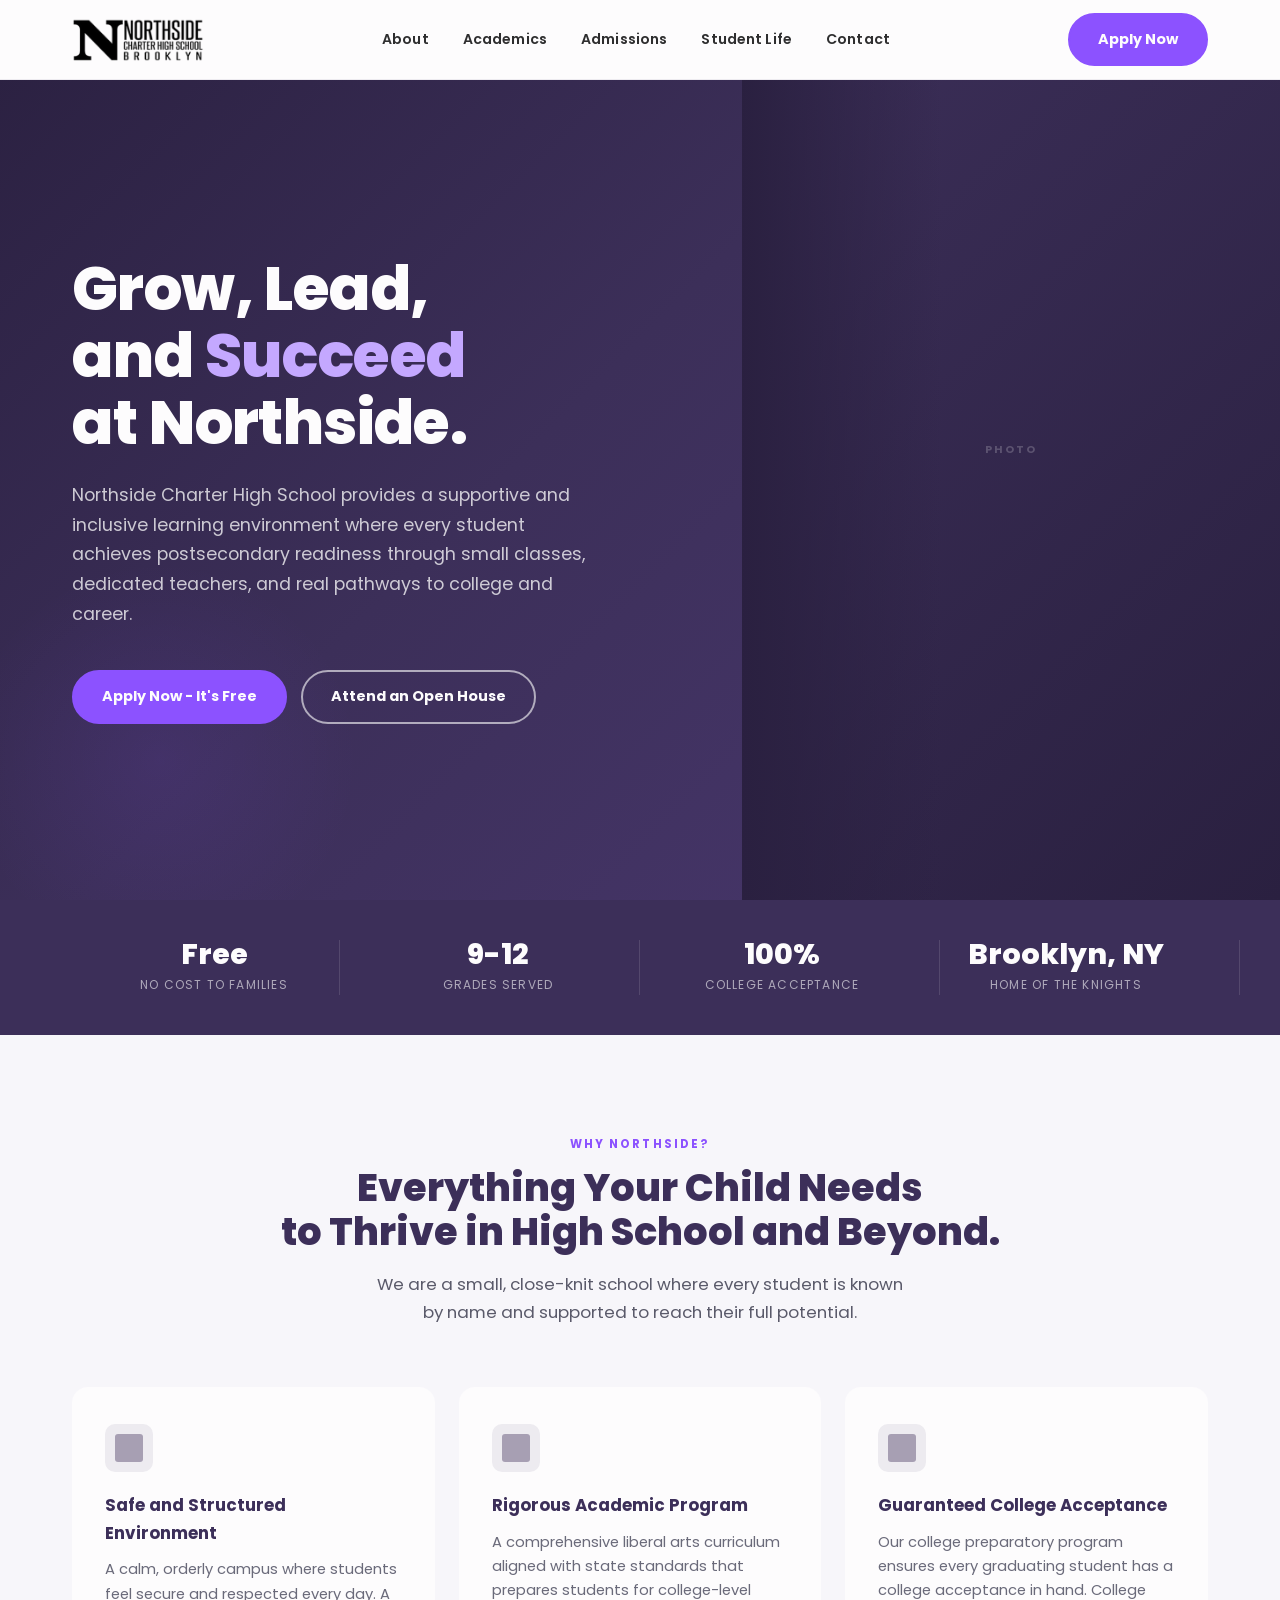
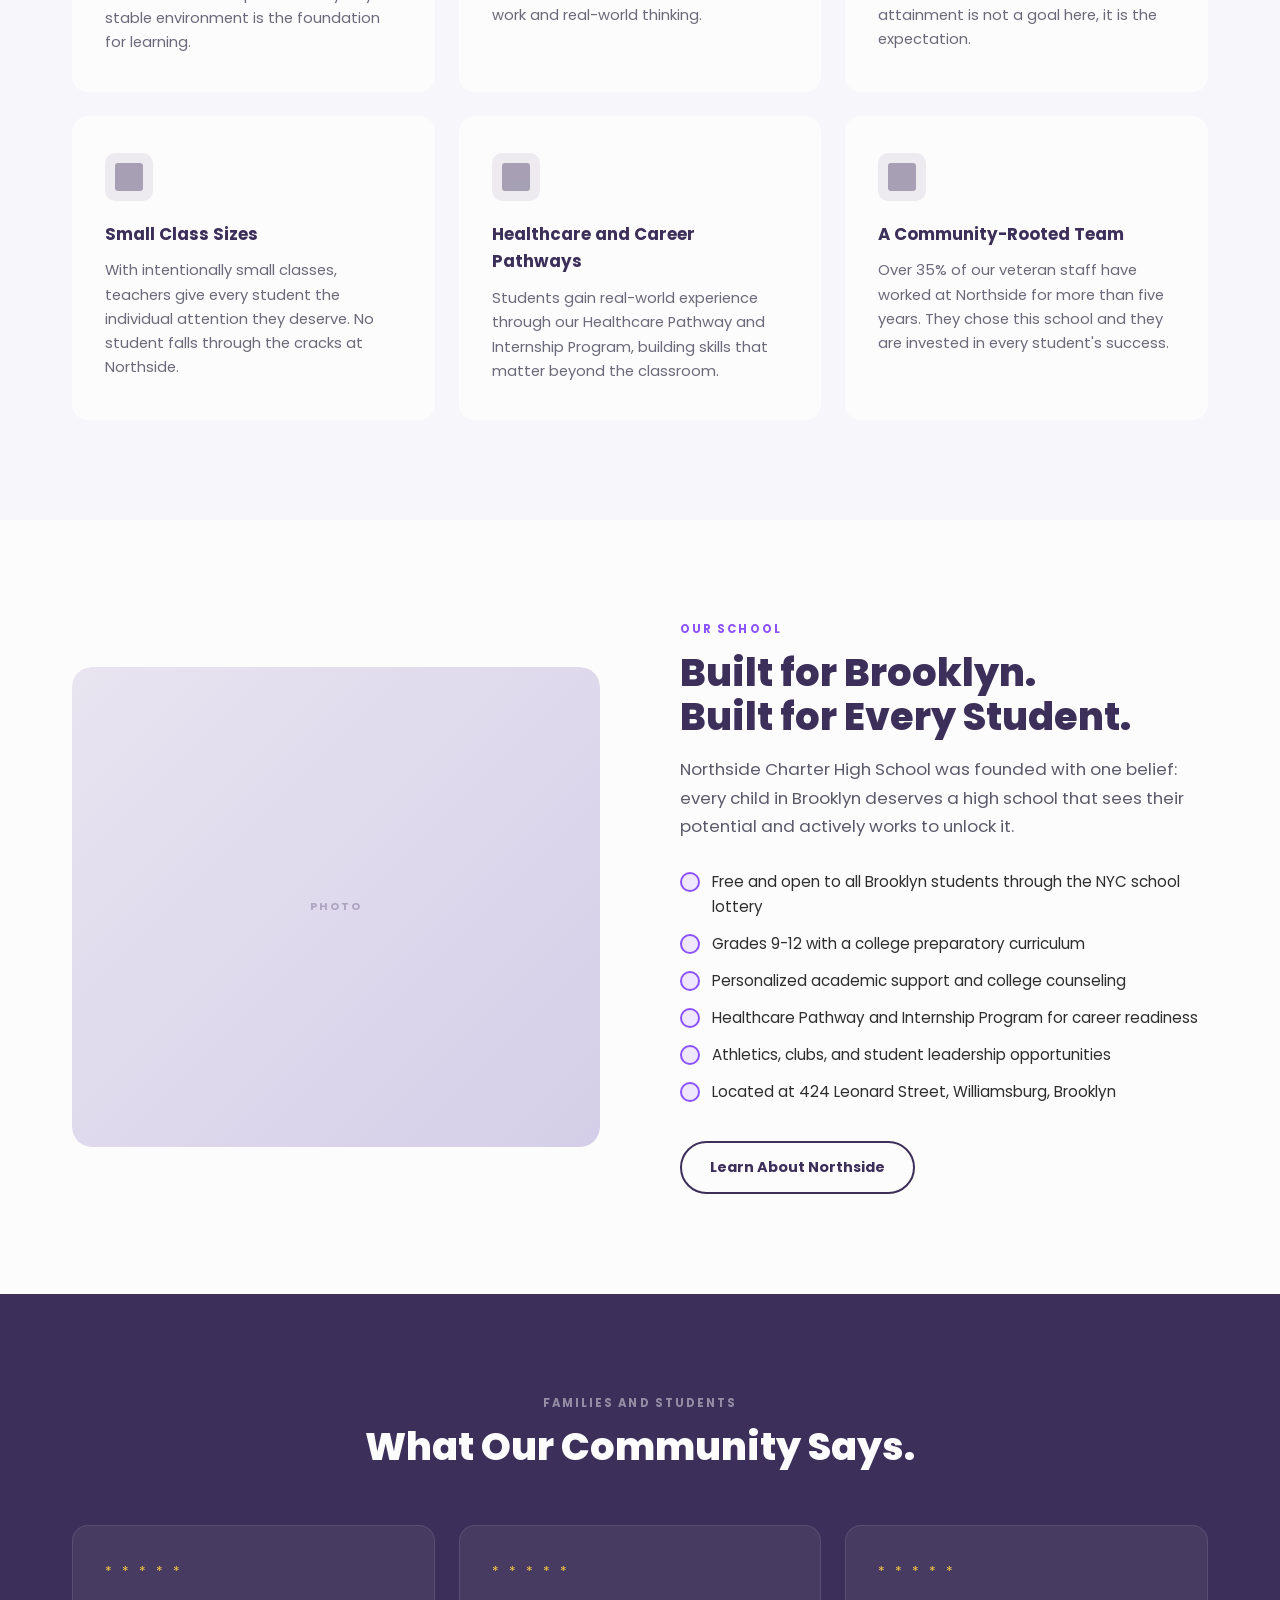
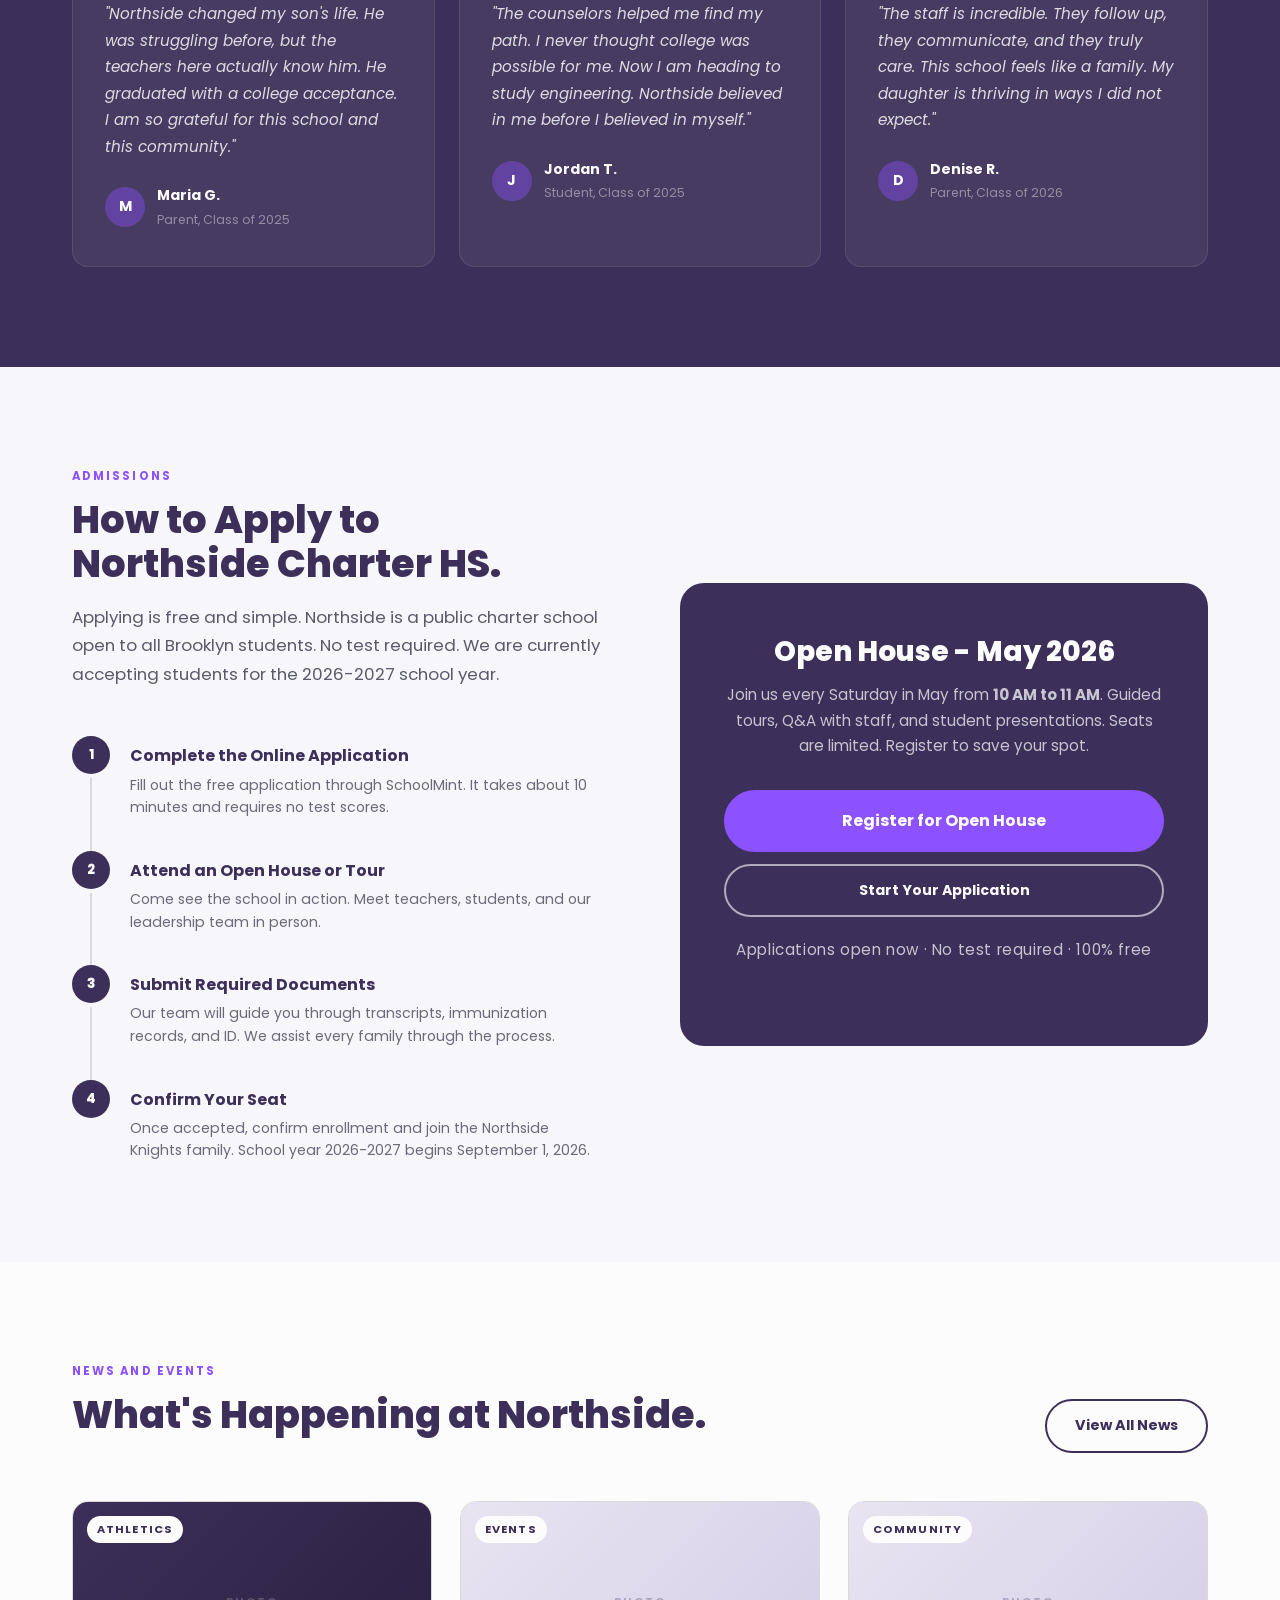
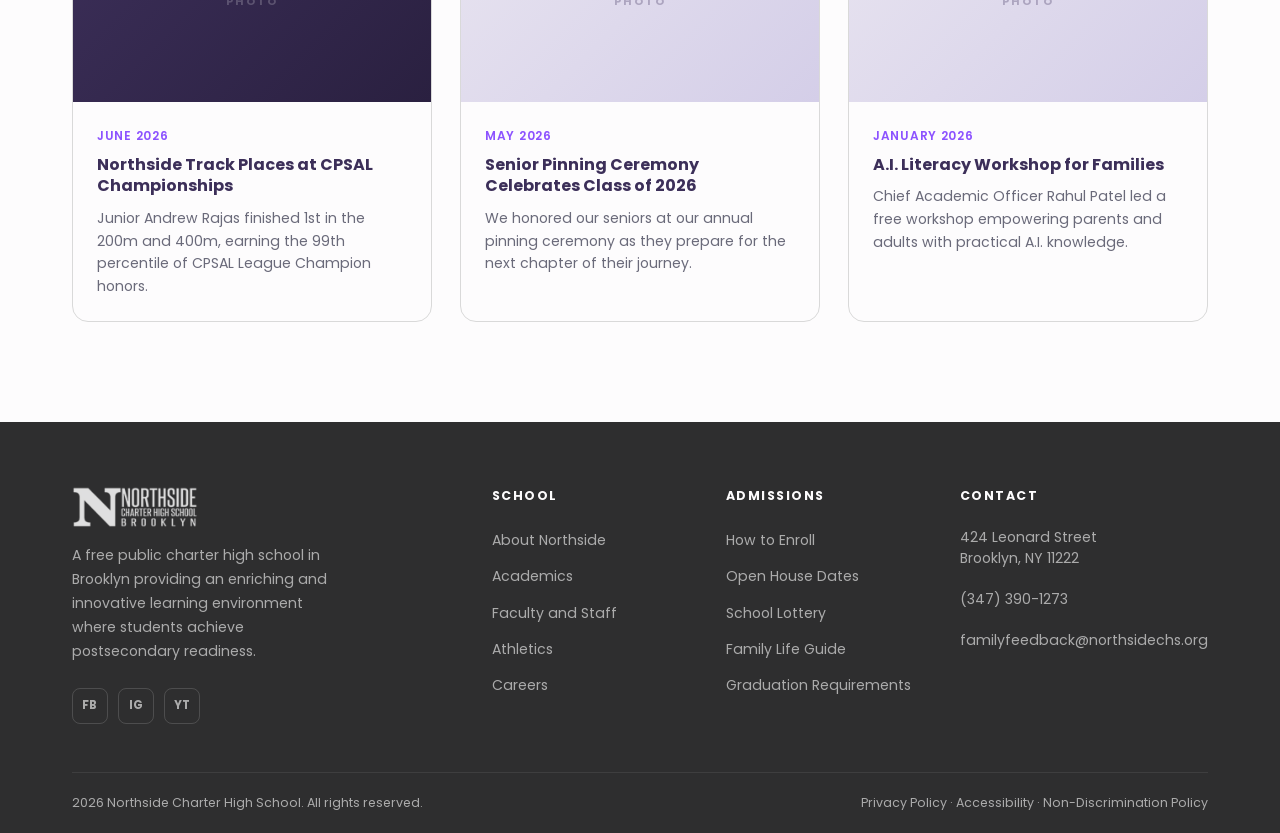
<file: index.html>
<!DOCTYPE html>
<html lang="en">
<head>
  <meta charset="UTF-8">
  <meta name="viewport" content="width=device-width, initial-scale=1.0">
  <title>Northside Charter High School · Brooklyn, NY</title>
  <meta name="description" content="A supportive and inclusive high school in Brooklyn where every student is encouraged to grow, lead, and succeed. Now accepting applications for Grades 9-12.">
  <link rel="stylesheet" href="css/style.css">
</head>
<body>

  <!-- NAVIGATION -->
  <nav class="nav" id="nav">
    <div class="container nav-inner">
      <a href="index.html" class="nav-logo">
        <img src="images/logo-northside.png" alt="Northside Charter High School">
      </a>
      <ul class="nav-links">
        <li>
          <a href="about.html">About</a>
          <ul class="dropdown">
            <li><a href="about.html">About Northside</a></li>
            <li><a href="faculty.html">Faculty and Staff</a></li>
            <li><a href="careers.html">Careers</a></li>
          </ul>
        </li>
        <li>
          <a href="academics-approach.html">Academics</a>
          <ul class="dropdown">
            <li><a href="academics-approach.html">Our Approach</a></li>
            <li><a href="academics-healthcare.html">Healthcare Pathway</a></li>
            <li><a href="academics-graduation.html">Graduation Requirements</a></li>
          </ul>
        </li>
        <li><a href="admissions.html">Admissions</a></li>
        <li>
          <a href="#">Student Life</a>
          <ul class="dropdown">
            <li><a href="#">Athletics</a></li>
            <li><a href="#">Clubs and Organizations</a></li>
          </ul>
        </li>
        <li><a href="#">Contact</a></li>
      </ul>
      <div class="nav-actions">
        <a href="https://nschs.schoolmint.net/signup" class="btn btn-primary" target="_blank" rel="noopener">Apply Now</a>
      </div>
      <button class="nav-hamburger" aria-label="Open menu">
        <span></span><span></span><span></span>
      </button>
    </div>
  </nav>

  <!-- HERO -->
  <section class="hero">
    <div class="hero-bg"></div>
    <div class="container">
      <div class="hero-content">
        <h1>
          Grow, Lead,<br>and <em>Succeed</em><br>at Northside.
        </h1>
        <p class="hero-sub">
          Northside Charter High School provides a supportive and inclusive learning environment
          where every student achieves postsecondary readiness through small classes, dedicated
          teachers, and real pathways to college and career.
        </p>
        <div class="hero-ctas">
          <a href="https://nschs.schoolmint.net/signup" class="btn btn-primary" target="_blank" rel="noopener">Apply Now - It's Free</a>
          <a href="#open-house" class="btn btn-outline">Attend an Open House</a>
        </div>
      </div>
    </div>
    <div class="hero-image-col">
      <div class="img-placeholder dark"></div>
    </div>
  </section>

  <!-- STATS BAR -->
  <section class="stats-bar">
    <div class="container">
      <div class="stat-item">
        <strong>Free</strong>
        <span>No Cost to Families</span>
      </div>
      <div class="stat-item">
        <strong>9-12</strong>
        <span>Grades Served</span>
      </div>
      <div class="stat-item">
        <strong>100%</strong>
        <span>College Acceptance</span>
      </div>
      <div class="stat-item">
        <strong>Brooklyn, NY</strong>
        <span>Home of the Knights</span>
      </div>
    </div>
  </section>

  <!-- WHY NORTHSIDE -->
  <section class="pillars">
    <div class="container">
      <div class="pillars-header">
        <span class="section-label">Why Northside?</span>
        <h2 class="section-title">Everything Your Child Needs<br>to Thrive in High School and Beyond.</h2>
        <p class="section-sub">We are a small, close-knit school where every student is known by name and supported to reach their full potential.</p>
      </div>
      <div class="pillars-grid">
        <div class="pillar-card">
          <div class="pillar-icon"></div>
          <h3>Safe and Structured Environment</h3>
          <p>A calm, orderly campus where students feel secure and respected every day. A stable environment is the foundation for learning.</p>
        </div>
        <div class="pillar-card">
          <div class="pillar-icon"></div>
          <h3>Rigorous Academic Program</h3>
          <p>A comprehensive liberal arts curriculum aligned with state standards that prepares students for college-level work and real-world thinking.</p>
        </div>
        <div class="pillar-card">
          <div class="pillar-icon"></div>
          <h3>Guaranteed College Acceptance</h3>
          <p>Our college preparatory program ensures every graduating student has a college acceptance in hand. College attainment is not a goal here, it is the expectation.</p>
        </div>
        <div class="pillar-card">
          <div class="pillar-icon"></div>
          <h3>Small Class Sizes</h3>
          <p>With intentionally small classes, teachers give every student the individual attention they deserve. No student falls through the cracks at Northside.</p>
        </div>
        <div class="pillar-card">
          <div class="pillar-icon"></div>
          <h3>Healthcare and Career Pathways</h3>
          <p>Students gain real-world experience through our Healthcare Pathway and Internship Program, building skills that matter beyond the classroom.</p>
        </div>
        <div class="pillar-card">
          <div class="pillar-icon"></div>
          <h3>A Community-Rooted Team</h3>
          <p>Over 35% of our veteran staff have worked at Northside for more than five years. They chose this school and they are invested in every student's success.</p>
        </div>
      </div>
    </div>
  </section>

  <!-- ABOUT SPLIT -->
  <section class="about-split">
    <div class="container">
      <div class="about-image-wrap">
        <div class="img-placeholder"></div>
        <div class="about-image-accent"></div>
      </div>
      <div class="about-text">
        <span class="section-label">Our School</span>
        <h2 class="section-title">Built for Brooklyn.<br>Built for Every Student.</h2>
        <p class="section-sub">
          Northside Charter High School was founded with one belief: every child in Brooklyn deserves
          a high school that sees their potential and actively works to unlock it.
        </p>
        <ul class="about-list">
          <li>Free and open to all Brooklyn students through the NYC school lottery</li>
          <li>Grades 9-12 with a college preparatory curriculum</li>
          <li>Personalized academic support and college counseling</li>
          <li>Healthcare Pathway and Internship Program for career readiness</li>
          <li>Athletics, clubs, and student leadership opportunities</li>
          <li>Located at 424 Leonard Street, Williamsburg, Brooklyn</li>
        </ul>
        <a href="about.html" class="btn btn-outline-dark">Learn About Northside</a>
      </div>
    </div>
  </section>

  <!-- TESTIMONIALS -->
  <section class="testimonials">
    <div class="container">
      <div class="testimonials-header">
        <span class="section-label">Families and Students</span>
        <h2 class="section-title">What Our Community Says.</h2>
      </div>
      <div class="testimonials-grid">
        <div class="testimonial-card">
          <div class="testimonial-stars">* * * * *</div>
          <blockquote>
            "Northside changed my son's life. He was struggling before, but the teachers here actually
            know him. He graduated with a college acceptance. I am so grateful for this school and this community."
          </blockquote>
          <div class="testimonial-author">
            <div class="testimonial-avatar">M</div>
            <div>
              <span class="testimonial-name">Maria G.</span>
              <span class="testimonial-role">Parent, Class of 2025</span>
            </div>
          </div>
        </div>
        <div class="testimonial-card">
          <div class="testimonial-stars">* * * * *</div>
          <blockquote>
            "The counselors helped me find my path. I never thought college was possible for me.
            Now I am heading to study engineering. Northside believed in me before I believed in myself."
          </blockquote>
          <div class="testimonial-author">
            <div class="testimonial-avatar">J</div>
            <div>
              <span class="testimonial-name">Jordan T.</span>
              <span class="testimonial-role">Student, Class of 2025</span>
            </div>
          </div>
        </div>
        <div class="testimonial-card">
          <div class="testimonial-stars">* * * * *</div>
          <blockquote>
            "The staff is incredible. They follow up, they communicate, and they truly care.
            This school feels like a family. My daughter is thriving in ways I did not expect."
          </blockquote>
          <div class="testimonial-author">
            <div class="testimonial-avatar">D</div>
            <div>
              <span class="testimonial-name">Denise R.</span>
              <span class="testimonial-role">Parent, Class of 2026</span>
            </div>
          </div>
        </div>
      </div>
    </div>
  </section>

  <!-- ADMISSIONS CTA -->
  <section class="admissions-cta">
    <div class="container">
      <div>
        <span class="section-label">Admissions</span>
        <h2 class="section-title">How to Apply to<br>Northside Charter HS.</h2>
        <p class="section-sub" style="margin-bottom: 48px;">
          Applying is free and simple. Northside is a public charter school open to all Brooklyn
          students. No test required. We are currently accepting students for the 2026-2027 school year.
        </p>
        <div class="admissions-steps">
          <div class="step">
            <div class="step-num">1</div>
            <div class="step-body">
              <h4>Complete the Online Application</h4>
              <p>Fill out the free application through SchoolMint. It takes about 10 minutes and requires no test scores.</p>
            </div>
          </div>
          <div class="step">
            <div class="step-num">2</div>
            <div class="step-body">
              <h4>Attend an Open House or Tour</h4>
              <p>Come see the school in action. Meet teachers, students, and our leadership team in person.</p>
            </div>
          </div>
          <div class="step">
            <div class="step-num">3</div>
            <div class="step-body">
              <h4>Submit Required Documents</h4>
              <p>Our team will guide you through transcripts, immunization records, and ID. We assist every family through the process.</p>
            </div>
          </div>
          <div class="step">
            <div class="step-num">4</div>
            <div class="step-body">
              <h4>Confirm Your Seat</h4>
              <p>Once accepted, confirm enrollment and join the Northside Knights family. School year 2026-2027 begins September 1, 2026.</p>
            </div>
          </div>
        </div>
      </div>
      <div class="cta-card" id="open-house">
        <h3>Open House - May 2026</h3>
        <p>
          Join us every Saturday in May from <strong style="color:#fff;">10 AM to 11 AM</strong>.
          Guided tours, Q&amp;A with staff, and student presentations. Seats are limited. Register to save your spot.
        </p>
        <a href="#" class="btn btn-primary">Register for Open House</a>
        <a href="https://nschs.schoolmint.net/signup" class="btn btn-outline" target="_blank" rel="noopener">Start Your Application</a>
        <p class="cta-deadline">Applications open now · No test required · 100% free</p>
      </div>
    </div>
  </section>

  <!-- NEWS AND EVENTS -->
  <section class="news">
    <div class="container">
      <div class="news-header">
        <div>
          <span class="section-label">News and Events</span>
          <h2 class="section-title">What's Happening at Northside.</h2>
        </div>
        <a href="#" class="btn btn-outline-dark">View All News</a>
      </div>
      <div class="news-grid">
        <div class="news-card">
          <div class="news-card-img">
            <div class="img-placeholder dark"></div>
            <span class="news-tag">Athletics</span>
          </div>
          <div class="news-card-body">
            <span class="news-date">June 2026</span>
            <h3>Northside Track Places at CPSAL Championships</h3>
            <p>Junior Andrew Rajas finished 1st in the 200m and 400m, earning the 99th percentile of CPSAL League Champion honors.</p>
          </div>
        </div>
        <div class="news-card">
          <div class="news-card-img">
            <div class="img-placeholder"></div>
            <span class="news-tag">Events</span>
          </div>
          <div class="news-card-body">
            <span class="news-date">May 2026</span>
            <h3>Senior Pinning Ceremony Celebrates Class of 2026</h3>
            <p>We honored our seniors at our annual pinning ceremony as they prepare for the next chapter of their journey.</p>
          </div>
        </div>
        <div class="news-card">
          <div class="news-card-img">
            <div class="img-placeholder"></div>
            <span class="news-tag">Community</span>
          </div>
          <div class="news-card-body">
            <span class="news-date">January 2026</span>
            <h3>A.I. Literacy Workshop for Families</h3>
            <p>Chief Academic Officer Rahul Patel led a free workshop empowering parents and adults with practical A.I. knowledge.</p>
          </div>
        </div>
      </div>
    </div>
  </section>

  <!-- FOOTER -->
  <footer class="footer">
    <div class="container">
      <div class="footer-top">
        <div class="footer-brand">
          <img src="images/logo-northside.png" alt="Northside Charter High School">
          <p>A free public charter high school in Brooklyn providing an enriching and innovative learning environment where students achieve postsecondary readiness.</p>
          <div class="footer-social">
            <a href="#" aria-label="Facebook">FB</a>
            <a href="#" aria-label="Instagram">IG</a>
            <a href="#" aria-label="YouTube">YT</a>
          </div>
        </div>
        <div class="footer-col">
          <h4>School</h4>
          <ul>
            <li><a href="about.html">About Northside</a></li>
            <li><a href="#">Academics</a></li>
            <li><a href="faculty.html">Faculty and Staff</a></li>
            <li><a href="#">Athletics</a></li>
            <li><a href="careers.html">Careers</a></li>
          </ul>
        </div>
        <div class="footer-col">
          <h4>Admissions</h4>
          <ul>
            <li><a href="admissions.html">How to Enroll</a></li>
            <li><a href="admissions.html#open-house">Open House Dates</a></li>
            <li><a href="#">School Lottery</a></li>
            <li><a href="#">Family Life Guide</a></li>
            <li><a href="#">Graduation Requirements</a></li>
          </ul>
        </div>
        <div class="footer-col">
          <h4>Contact</h4>
          <ul class="footer-contact">
            <li>424 Leonard Street<br>Brooklyn, NY 11222</li>
            <li>(347) 390-1273</li>
            <li>familyfeedback@northsidechs.org</li>
          </ul>
        </div>
      </div>
      <div class="footer-bottom">
        <span>2026 Northside Charter High School. All rights reserved.</span>
        <span>Privacy Policy · Accessibility · Non-Discrimination Policy</span>
      </div>
    </div>
  </footer>

  <script>
    const nav = document.getElementById('nav');
    window.addEventListener('scroll', () => {
      nav.classList.toggle('scrolled', window.scrollY > 20);
    });
  </script>

</body>
</html>
</file>
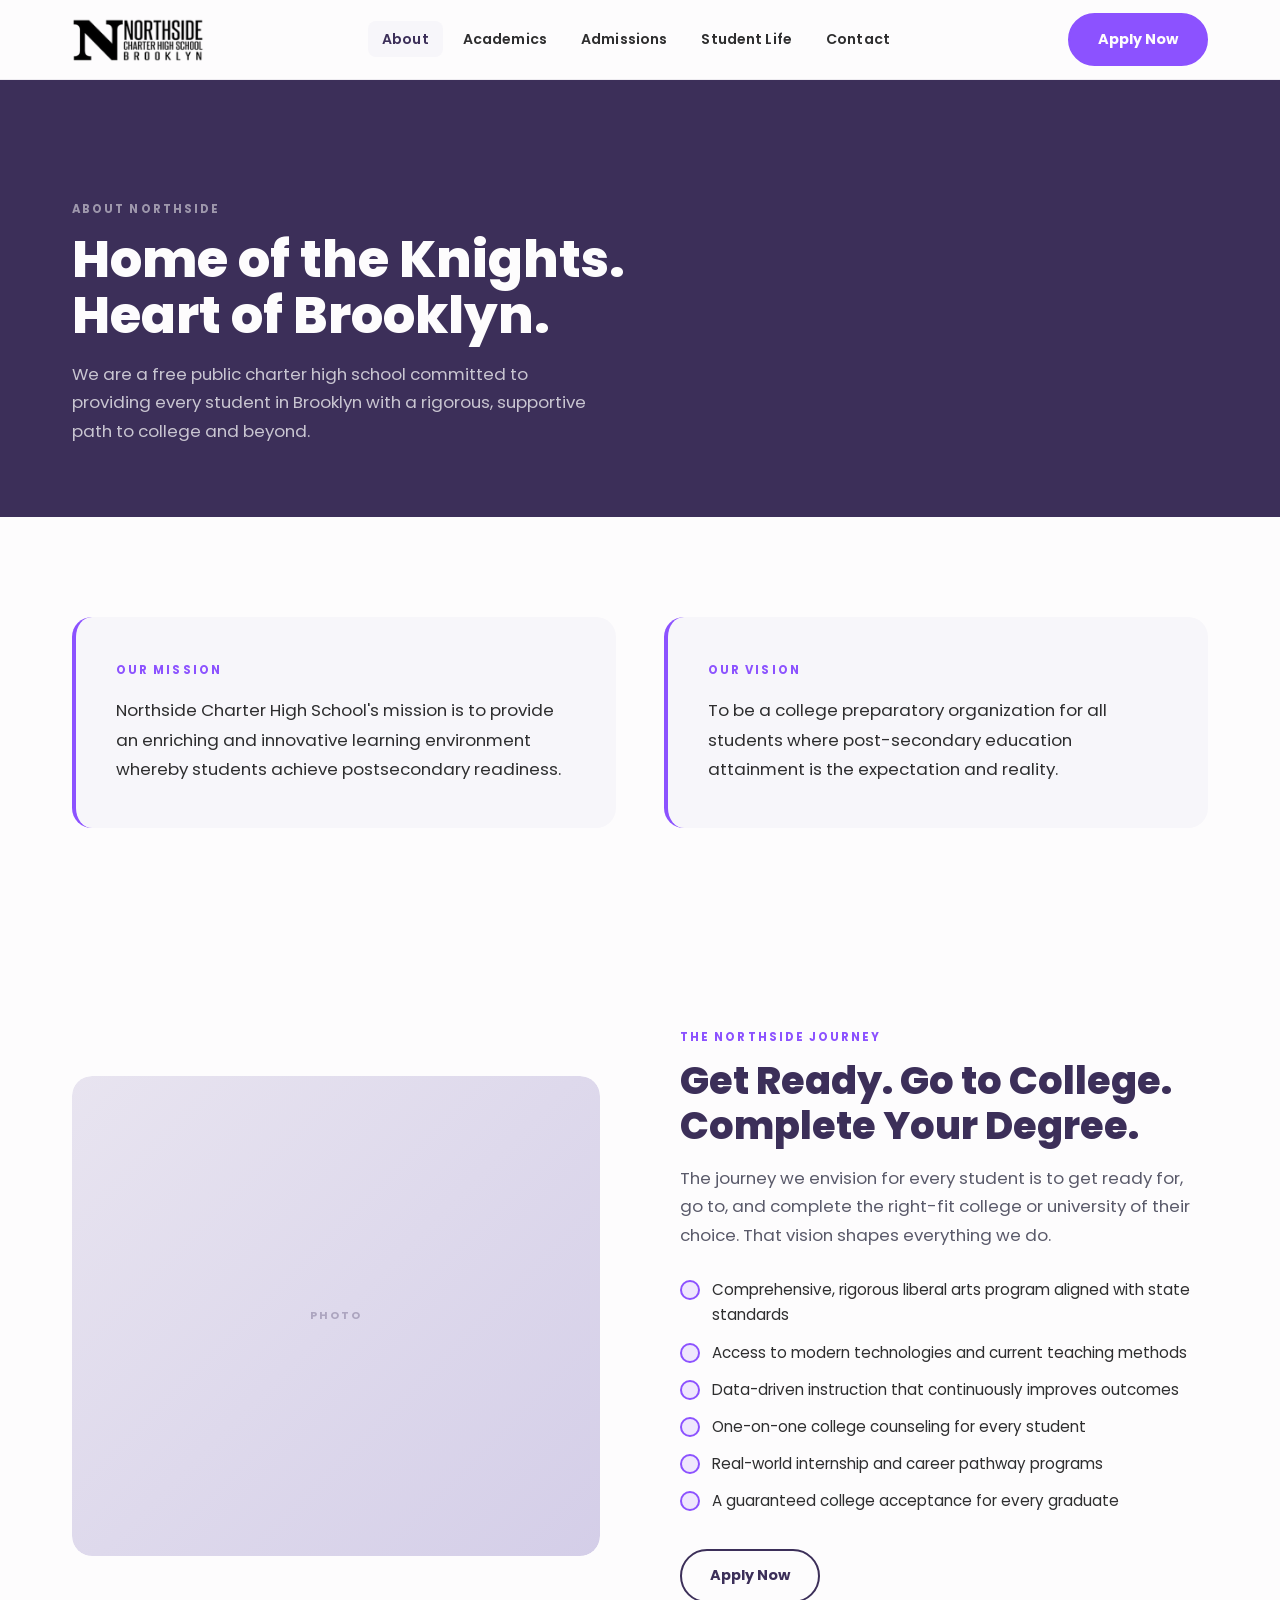
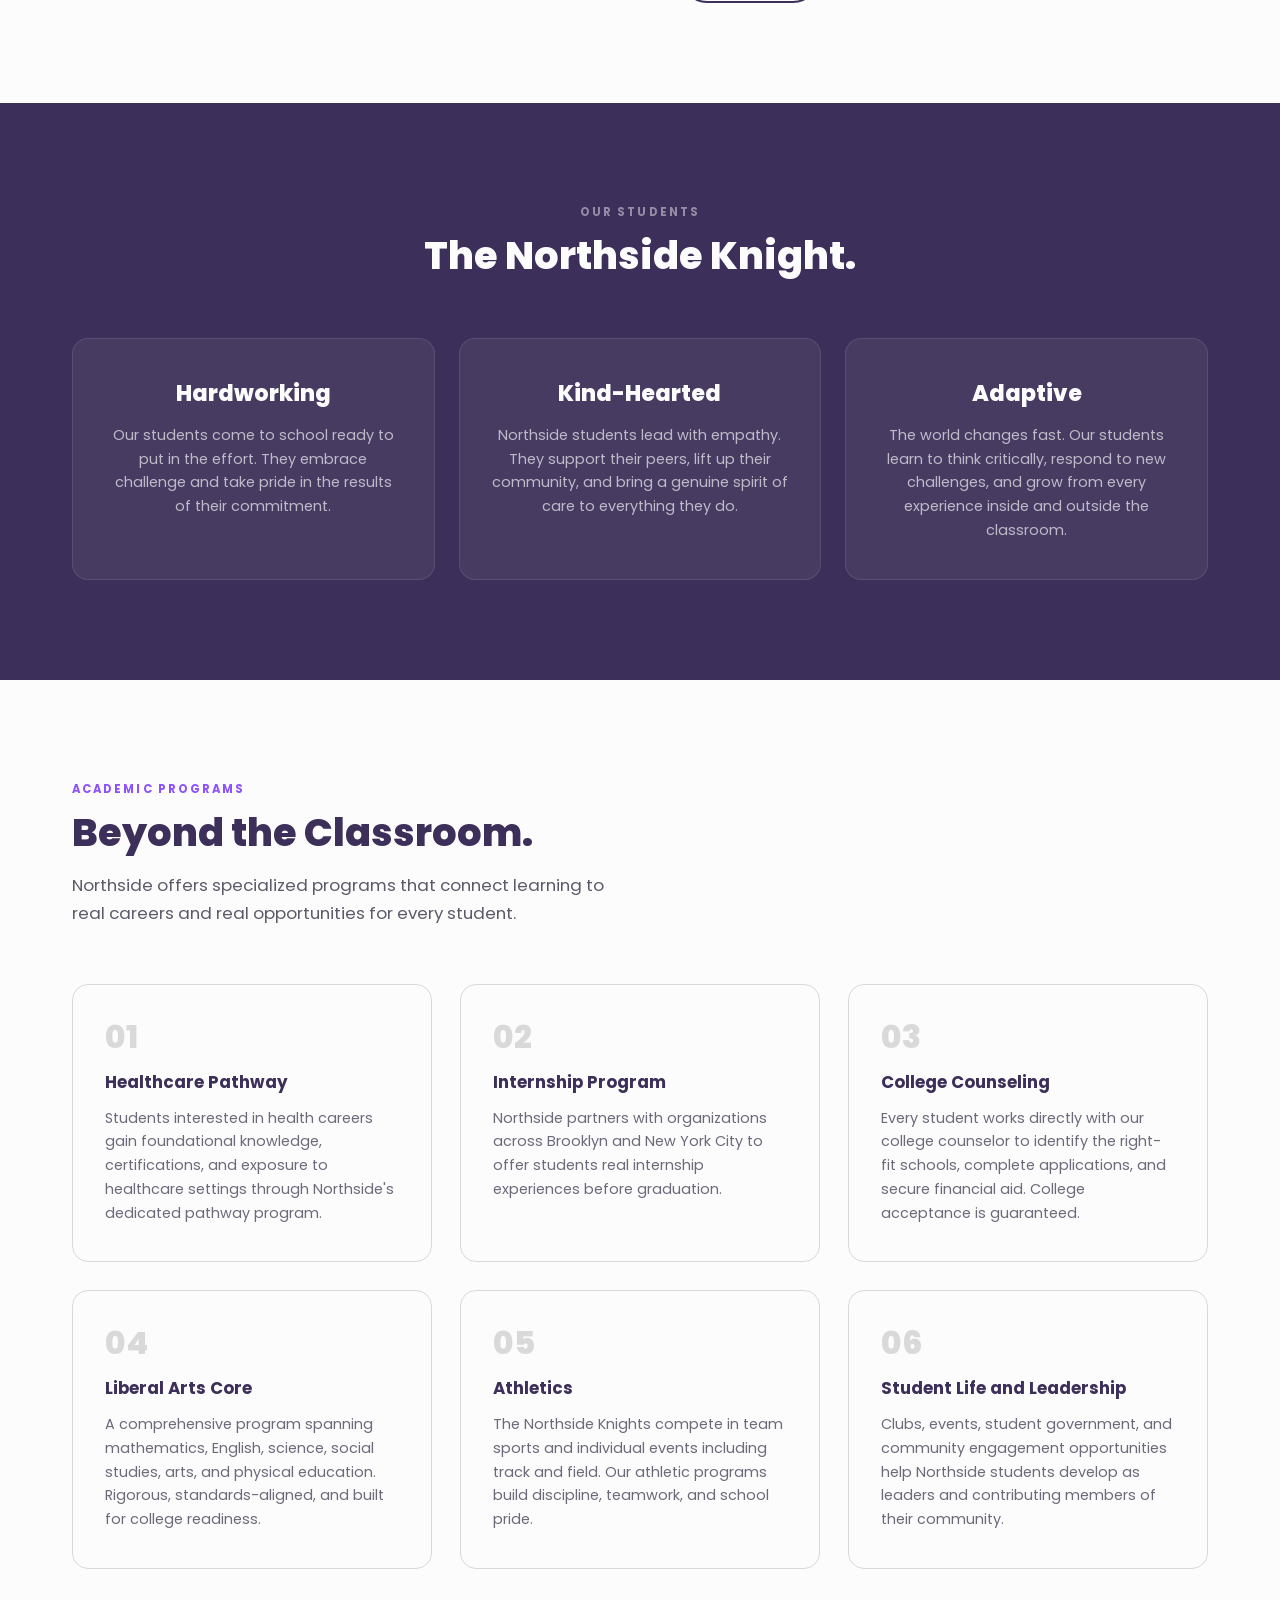
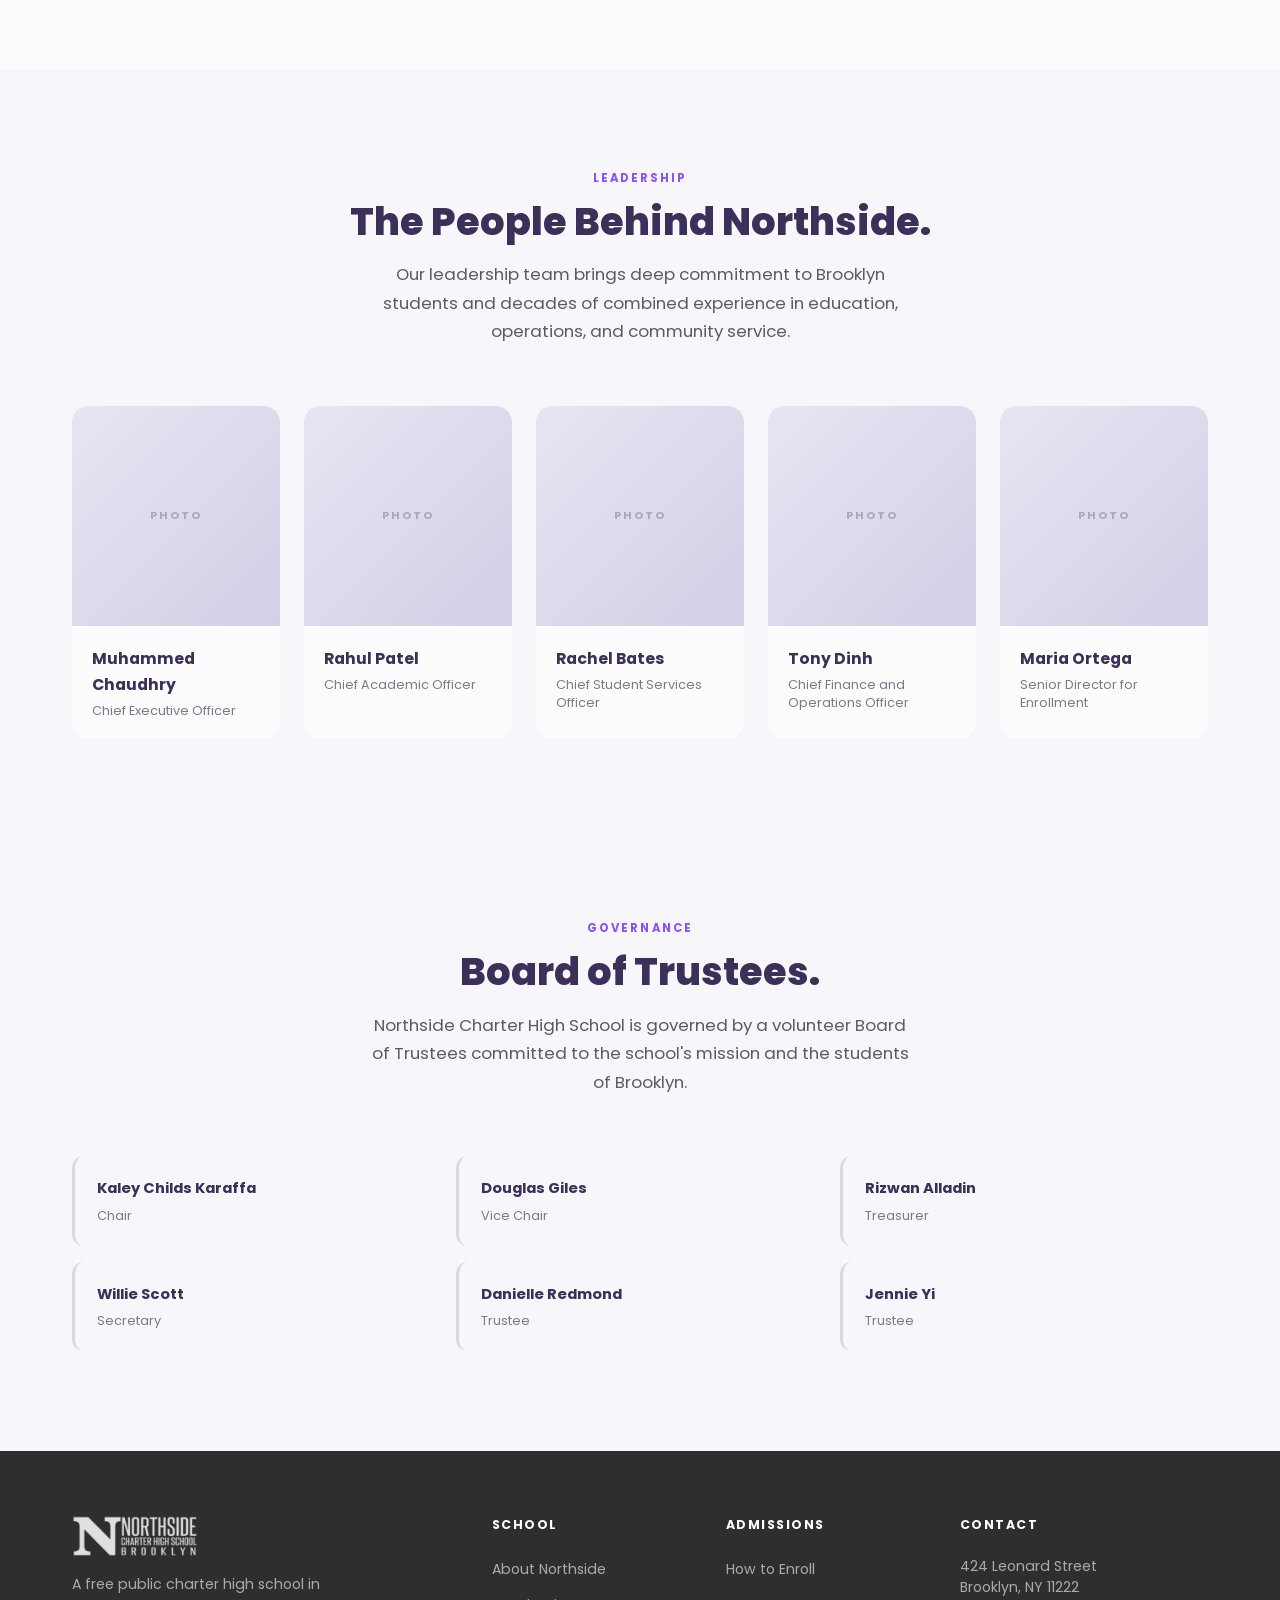
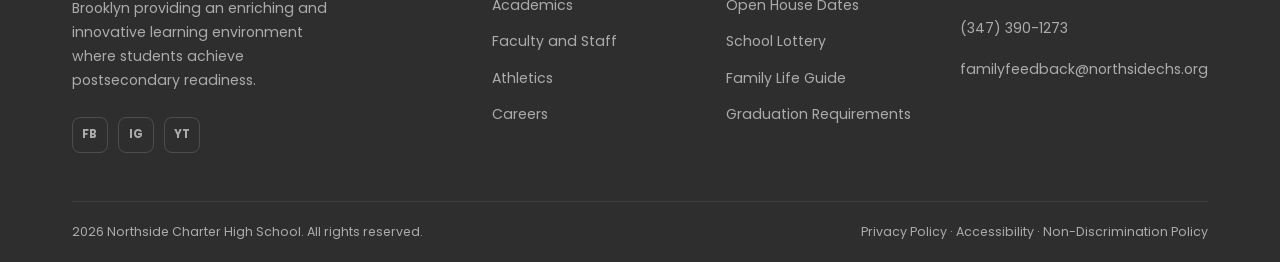
<file: about.html>
<!DOCTYPE html>
<html lang="en">
<head>
  <meta charset="UTF-8">
  <meta name="viewport" content="width=device-width, initial-scale=1.0">
  <title>About · Northside Charter High School · Brooklyn, NY</title>
  <meta name="description" content="Learn about Northside Charter High School's mission, leadership team, programs, and community in Brooklyn, NY.">
  <link rel="stylesheet" href="css/style.css">
</head>
<body>

  <!-- NAVIGATION -->
  <nav class="nav" id="nav">
    <div class="container nav-inner">
      <a href="index.html" class="nav-logo">
        <img src="images/logo-northside.png" alt="Northside Charter High School">
      </a>
      <ul class="nav-links">
        <li>
          <a href="about.html" class="active">About</a>
          <ul class="dropdown">
            <li><a href="about.html">About Northside</a></li>
            <li><a href="faculty.html">Faculty and Staff</a></li>
            <li><a href="careers.html">Careers</a></li>
          </ul>
        </li>
        <li>
          <a href="academics-approach.html">Academics</a>
          <ul class="dropdown">
            <li><a href="academics-approach.html">Our Approach</a></li>
            <li><a href="academics-healthcare.html">Healthcare Pathway</a></li>
            <li><a href="academics-graduation.html">Graduation Requirements</a></li>
          </ul>
        </li>
        <li><a href="admissions.html">Admissions</a></li>
        <li>
          <a href="#">Student Life</a>
          <ul class="dropdown">
            <li><a href="#">Athletics</a></li>
            <li><a href="#">Clubs and Organizations</a></li>
          </ul>
        </li>
        <li><a href="#">Contact</a></li>
      </ul>
      <div class="nav-actions">
        <a href="https://nschs.schoolmint.net/signup" class="btn btn-primary" target="_blank" rel="noopener">Apply Now</a>
      </div>
      <button class="nav-hamburger" aria-label="Open menu">
        <span></span><span></span><span></span>
      </button>
    </div>
  </nav>

  <!-- PAGE HERO -->
  <section class="page-hero">
    <div class="container">
      <span class="section-label">About Northside</span>
      <h1>Home of the Knights.<br>Heart of Brooklyn.</h1>
      <p>
        We are a free public charter high school committed to providing every student in Brooklyn
        with a rigorous, supportive path to college and beyond.
      </p>
    </div>
  </section>

  <!-- MISSION AND VISION -->
  <section class="mission-vision">
    <div class="container">
      <div class="mv-card">
        <h3>Our Mission</h3>
        <p>
          Northside Charter High School's mission is to provide an enriching and innovative
          learning environment whereby students achieve postsecondary readiness.
        </p>
      </div>
      <div class="mv-card">
        <h3>Our Vision</h3>
        <p>
          To be a college preparatory organization for all students where post-secondary
          education attainment is the expectation and reality.
        </p>
      </div>
    </div>
  </section>

  <!-- STUDENT JOURNEY -->
  <section class="about-split">
    <div class="container">
      <div class="about-image-wrap">
        <div class="img-placeholder"></div>
        <div class="about-image-accent"></div>
      </div>
      <div class="about-text">
        <span class="section-label">The Northside Journey</span>
        <h2 class="section-title">Get Ready. Go to College.<br>Complete Your Degree.</h2>
        <p class="section-sub">
          The journey we envision for every student is to get ready for, go to, and complete
          the right-fit college or university of their choice. That vision shapes everything we do.
        </p>
        <ul class="about-list">
          <li>Comprehensive, rigorous liberal arts program aligned with state standards</li>
          <li>Access to modern technologies and current teaching methods</li>
          <li>Data-driven instruction that continuously improves outcomes</li>
          <li>One-on-one college counseling for every student</li>
          <li>Real-world internship and career pathway programs</li>
          <li>A guaranteed college acceptance for every graduate</li>
        </ul>
        <a href="https://nschs.schoolmint.net/signup" class="btn btn-outline-dark" target="_blank" rel="noopener">Apply Now</a>
      </div>
    </div>
  </section>

  <!-- STUDENT VALUES -->
  <section class="values">
    <div class="container">
      <div class="values-header">
        <span class="section-label">Our Students</span>
        <h2 class="section-title">The Northside Knight.</h2>
      </div>
      <div class="values-grid">
        <div class="value-card">
          <h3>Hardworking</h3>
          <p>Our students come to school ready to put in the effort. They embrace challenge and take pride in the results of their commitment.</p>
        </div>
        <div class="value-card">
          <h3>Kind-Hearted</h3>
          <p>Northside students lead with empathy. They support their peers, lift up their community, and bring a genuine spirit of care to everything they do.</p>
        </div>
        <div class="value-card">
          <h3>Adaptive</h3>
          <p>The world changes fast. Our students learn to think critically, respond to new challenges, and grow from every experience inside and outside the classroom.</p>
        </div>
      </div>
    </div>
  </section>

  <!-- PROGRAMS -->
  <section class="programs">
    <div class="container">
      <span class="section-label">Academic Programs</span>
      <h2 class="section-title">Beyond the Classroom.</h2>
      <p class="section-sub">
        Northside offers specialized programs that connect learning to real careers and real opportunities
        for every student.
      </p>
      <div class="programs-grid">
        <div class="program-card">
          <div class="program-num">01</div>
          <h3>Healthcare Pathway</h3>
          <p>Students interested in health careers gain foundational knowledge, certifications, and exposure to healthcare settings through Northside's dedicated pathway program.</p>
        </div>
        <div class="program-card">
          <div class="program-num">02</div>
          <h3>Internship Program</h3>
          <p>Northside partners with organizations across Brooklyn and New York City to offer students real internship experiences before graduation.</p>
        </div>
        <div class="program-card">
          <div class="program-num">03</div>
          <h3>College Counseling</h3>
          <p>Every student works directly with our college counselor to identify the right-fit schools, complete applications, and secure financial aid. College acceptance is guaranteed.</p>
        </div>
        <div class="program-card">
          <div class="program-num">04</div>
          <h3>Liberal Arts Core</h3>
          <p>A comprehensive program spanning mathematics, English, science, social studies, arts, and physical education. Rigorous, standards-aligned, and built for college readiness.</p>
        </div>
        <div class="program-card">
          <div class="program-num">05</div>
          <h3>Athletics</h3>
          <p>The Northside Knights compete in team sports and individual events including track and field. Our athletic programs build discipline, teamwork, and school pride.</p>
        </div>
        <div class="program-card">
          <div class="program-num">06</div>
          <h3>Student Life and Leadership</h3>
          <p>Clubs, events, student government, and community engagement opportunities help Northside students develop as leaders and contributing members of their community.</p>
        </div>
      </div>
    </div>
  </section>

  <!-- LEADERSHIP TEAM -->
  <section class="leadership">
    <div class="container">
      <div class="leadership-header">
        <span class="section-label">Leadership</span>
        <h2 class="section-title">The People Behind Northside.</h2>
        <p class="section-sub" style="margin: 0 auto;">Our leadership team brings deep commitment to Brooklyn students and decades of combined experience in education, operations, and community service.</p>
      </div>
      <div class="leadership-grid">
        <div class="leader-card">
          <div class="leader-photo">
            <div class="img-placeholder"></div>
          </div>
          <div class="leader-info">
            <h4>Muhammed Chaudhry</h4>
            <span>Chief Executive Officer</span>
          </div>
        </div>
        <div class="leader-card">
          <div class="leader-photo">
            <div class="img-placeholder"></div>
          </div>
          <div class="leader-info">
            <h4>Rahul Patel</h4>
            <span>Chief Academic Officer</span>
          </div>
        </div>
        <div class="leader-card">
          <div class="leader-photo">
            <div class="img-placeholder"></div>
          </div>
          <div class="leader-info">
            <h4>Rachel Bates</h4>
            <span>Chief Student Services Officer</span>
          </div>
        </div>
        <div class="leader-card">
          <div class="leader-photo">
            <div class="img-placeholder"></div>
          </div>
          <div class="leader-info">
            <h4>Tony Dinh</h4>
            <span>Chief Finance and Operations Officer</span>
          </div>
        </div>
        <div class="leader-card">
          <div class="leader-photo">
            <div class="img-placeholder"></div>
          </div>
          <div class="leader-info">
            <h4>Maria Ortega</h4>
            <span>Senior Director for Enrollment</span>
          </div>
        </div>
      </div>

    </div>
  </section>

  <!-- BOARD OF TRUSTEES -->
  <section class="leadership" style="background: var(--off-white); padding-top: 80px;">
    <div class="container">
      <div class="leadership-header">
        <span class="section-label">Governance</span>
        <h2 class="section-title">Board of Trustees.</h2>
        <p class="section-sub" style="margin: 0 auto;">Northside Charter High School is governed by a volunteer Board of Trustees committed to the school's mission and the students of Brooklyn.</p>
      </div>
      <div class="ops-grid" style="margin-top: 40px; grid-template-columns: repeat(3, 1fr);">
        <div class="ops-card">
          <h4>Kaley Childs Karaffa</h4>
          <span>Chair</span>
        </div>
        <div class="ops-card">
          <h4>Douglas Giles</h4>
          <span>Vice Chair</span>
        </div>
        <div class="ops-card">
          <h4>Rizwan Alladin</h4>
          <span>Treasurer</span>
        </div>
        <div class="ops-card">
          <h4>Willie Scott</h4>
          <span>Secretary</span>
        </div>
        <div class="ops-card">
          <h4>Danielle Redmond</h4>
          <span>Trustee</span>
        </div>
        <div class="ops-card">
          <h4>Jennie Yi</h4>
          <span>Trustee</span>
        </div>
      </div>
    </div>
  </section>

  <!-- FOOTER -->
  <footer class="footer">
    <div class="container">
      <div class="footer-top">
        <div class="footer-brand">
          <img src="images/logo-northside.png" alt="Northside Charter High School">
          <p>A free public charter high school in Brooklyn providing an enriching and innovative learning environment where students achieve postsecondary readiness.</p>
          <div class="footer-social">
            <a href="#" aria-label="Facebook">FB</a>
            <a href="#" aria-label="Instagram">IG</a>
            <a href="#" aria-label="YouTube">YT</a>
          </div>
        </div>
        <div class="footer-col">
          <h4>School</h4>
          <ul>
            <li><a href="about.html">About Northside</a></li>
            <li><a href="#">Academics</a></li>
            <li><a href="faculty.html">Faculty and Staff</a></li>
            <li><a href="#">Athletics</a></li>
            <li><a href="careers.html">Careers</a></li>
          </ul>
        </div>
        <div class="footer-col">
          <h4>Admissions</h4>
          <ul>
            <li><a href="admissions.html">How to Enroll</a></li>
            <li><a href="admissions.html#open-house">Open House Dates</a></li>
            <li><a href="#">School Lottery</a></li>
            <li><a href="#">Family Life Guide</a></li>
            <li><a href="#">Graduation Requirements</a></li>
          </ul>
        </div>
        <div class="footer-col">
          <h4>Contact</h4>
          <ul class="footer-contact">
            <li>424 Leonard Street<br>Brooklyn, NY 11222</li>
            <li>(347) 390-1273</li>
            <li>familyfeedback@northsidechs.org</li>
          </ul>
        </div>
      </div>
      <div class="footer-bottom">
        <span>2026 Northside Charter High School. All rights reserved.</span>
        <span>Privacy Policy · Accessibility · Non-Discrimination Policy</span>
      </div>
    </div>
  </footer>

  <script>
    const nav = document.getElementById('nav');
    window.addEventListener('scroll', () => {
      nav.classList.toggle('scrolled', window.scrollY > 20);
    });
  </script>

</body>
</html>
</file>
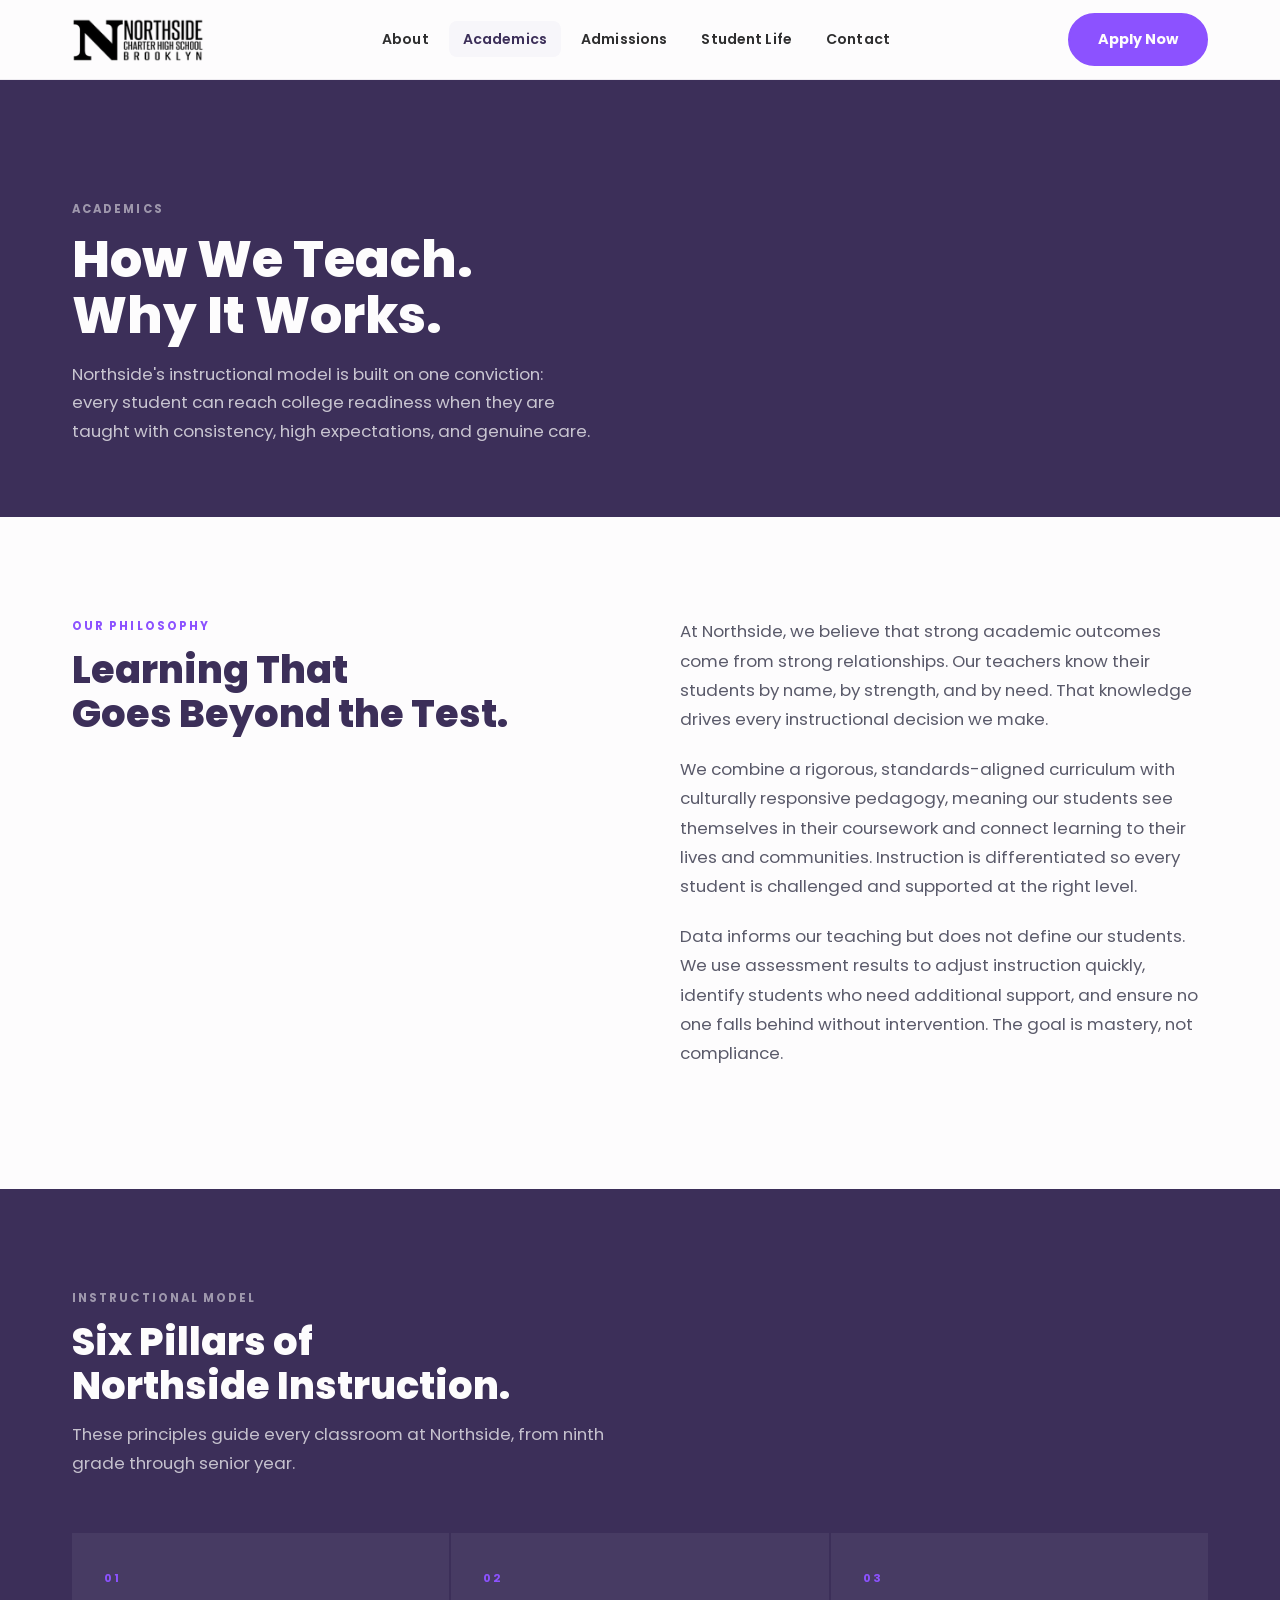
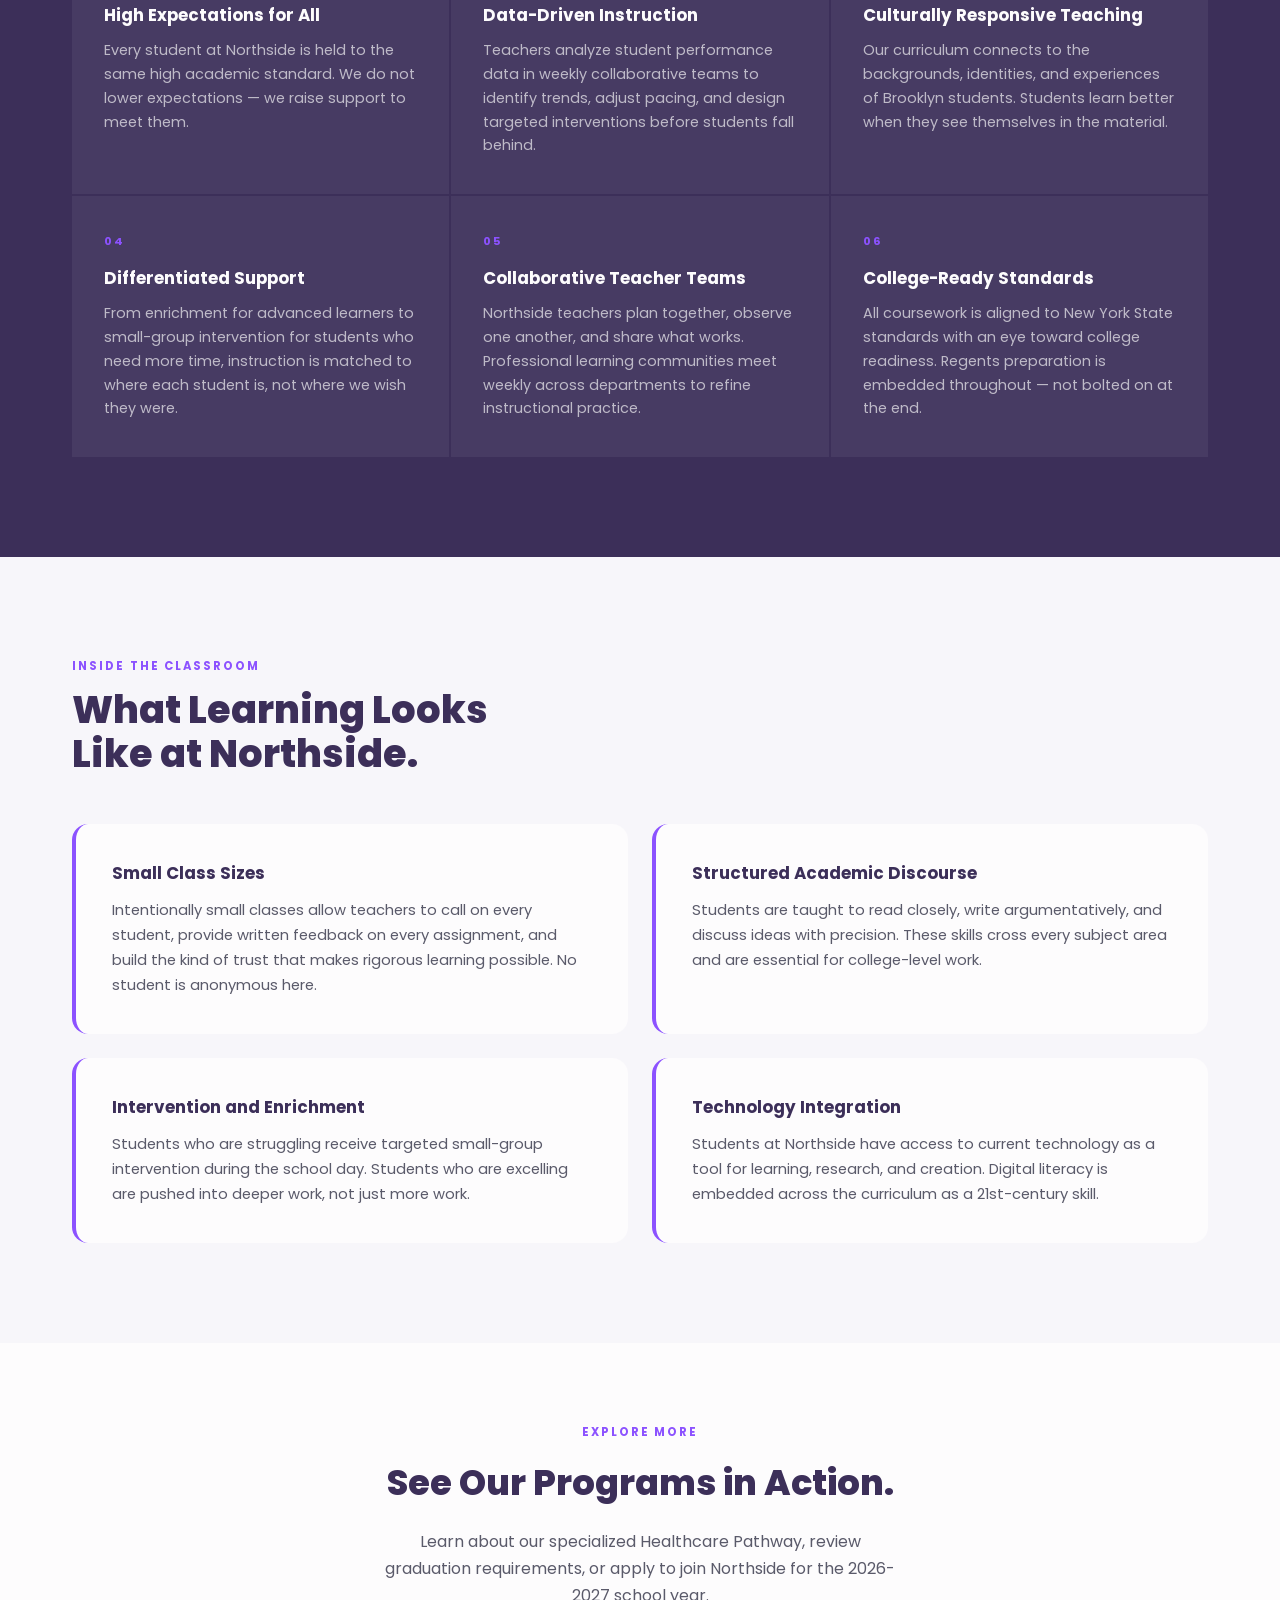
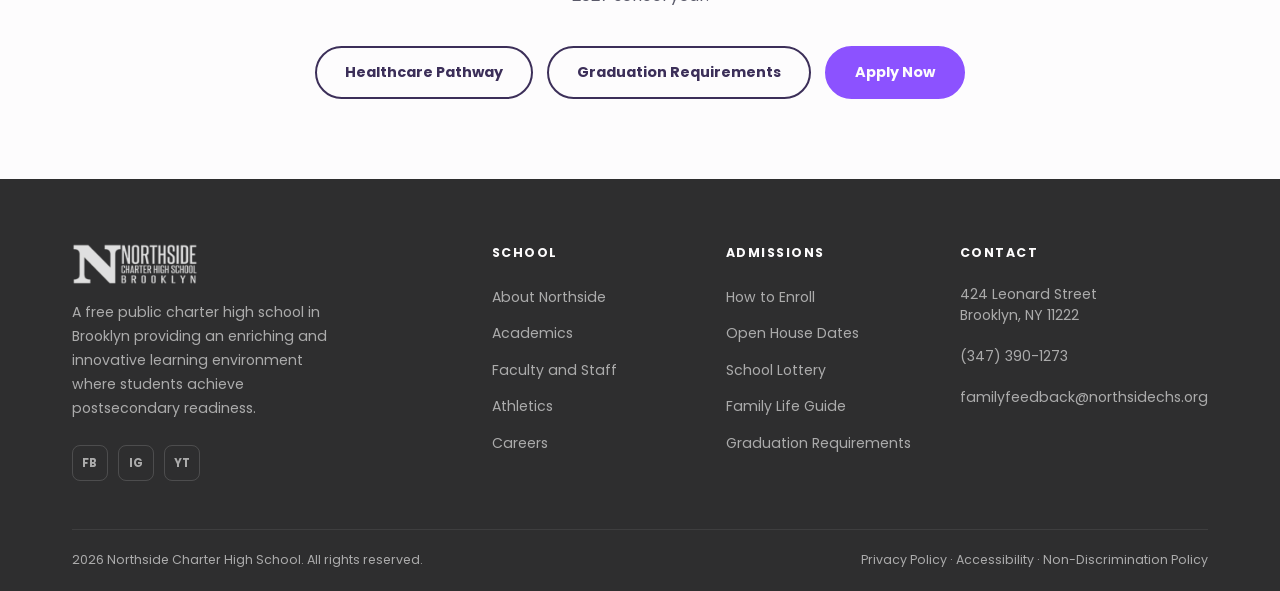
<file: academics-approach.html>
<!DOCTYPE html>
<html lang="en">
<head>
  <meta charset="UTF-8">
  <meta name="viewport" content="width=device-width, initial-scale=1.0">
  <title>Our Approach · Northside Charter High School · Brooklyn, NY</title>
  <meta name="description" content="Learn how Northside Charter High School approaches teaching, learning, and student development through data-driven, student-centered instruction.">
  <link rel="stylesheet" href="css/style.css">
  <style>
    .approach-intro {
      padding: 100px 0;
      background: var(--white);
    }

    .approach-intro .container {
      display: grid;
      grid-template-columns: 1fr 1fr;
      gap: 80px;
      align-items: start;
    }

    .approach-intro p {
      font-size: 1.05rem;
      color: #5a5a6a;
      line-height: 1.75;
      margin-bottom: 20px;
    }

    .approach-pillars {
      background: var(--purple);
      padding: 100px 0;
    }

    .approach-pillars .section-label { color: rgba(255,255,255,0.5); }
    .approach-pillars .section-title { color: var(--white); margin-bottom: 12px; }
    .approach-pillars .section-sub { color: rgba(255,255,255,0.7); margin-bottom: 56px; }

    .pillars-list {
      display: grid;
      grid-template-columns: repeat(3, 1fr);
      gap: 2px;
      margin-top: 48px;
    }

    .pillar-item {
      background: rgba(255,255,255,0.06);
      padding: 36px 32px;
      transition: background var(--transition);
    }

    .pillar-item:hover { background: rgba(255,255,255,0.1); }

    .pillar-num {
      font-size: 0.7rem;
      font-weight: 700;
      letter-spacing: 0.18em;
      color: var(--violet);
      margin-bottom: 14px;
      display: block;
    }

    .pillar-item h3 {
      font-size: 1.05rem;
      font-weight: 700;
      color: var(--white);
      margin-bottom: 10px;
    }

    .pillar-item p {
      font-size: 0.9rem;
      color: rgba(255,255,255,0.65);
      line-height: 1.65;
    }

    .approach-model {
      padding: 100px 0;
      background: var(--off-white);
    }

    .model-grid {
      display: grid;
      grid-template-columns: repeat(2, 1fr);
      gap: 24px;
      margin-top: 48px;
    }

    .model-card {
      background: var(--white);
      border-radius: 16px;
      padding: 36px;
      border-left: 4px solid var(--violet);
    }

    .model-card h3 {
      font-size: 1.05rem;
      font-weight: 700;
      color: var(--purple);
      margin-bottom: 10px;
    }

    .model-card p {
      font-size: 0.92rem;
      color: #5a5a6a;
      line-height: 1.7;
    }

    .approach-cta {
      background: var(--white);
      padding: 80px 0;
      text-align: center;
    }

    .approach-cta h2 {
      font-size: clamp(1.5rem, 3vw, 2.2rem);
      font-weight: 800;
      color: var(--purple);
      margin-bottom: 16px;
    }

    .approach-cta p {
      font-size: 1rem;
      color: #5a5a6a;
      max-width: 520px;
      margin: 0 auto 36px;
      line-height: 1.7;
    }

    .cta-buttons { display: flex; gap: 14px; justify-content: center; flex-wrap: wrap; }

    @media (max-width: 768px) {
      .approach-intro .container { grid-template-columns: 1fr; gap: 40px; }
      .pillars-list { grid-template-columns: 1fr; }
      .model-grid { grid-template-columns: 1fr; }
    }
  </style>
</head>
<body>

  <!-- NAVIGATION -->
  <nav class="nav" id="nav">
    <div class="container nav-inner">
      <a href="index.html" class="nav-logo">
        <img src="images/logo-northside.png" alt="Northside Charter High School">
      </a>
      <ul class="nav-links">
        <li>
          <a href="about.html">About</a>
          <ul class="dropdown">
            <li><a href="about.html">About Northside</a></li>
            <li><a href="faculty.html">Faculty and Staff</a></li>
            <li><a href="careers.html">Careers</a></li>
          </ul>
        </li>
        <li>
          <a href="academics-approach.html" class="active">Academics</a>
          <ul class="dropdown">
            <li><a href="academics-approach.html">Our Approach</a></li>
            <li><a href="academics-healthcare.html">Healthcare Pathway</a></li>
            <li><a href="academics-graduation.html">Graduation Requirements</a></li>
          </ul>
        </li>
        <li><a href="admissions.html">Admissions</a></li>
        <li>
          <a href="#">Student Life</a>
          <ul class="dropdown">
            <li><a href="#">Athletics</a></li>
            <li><a href="#">Clubs and Organizations</a></li>
          </ul>
        </li>
        <li><a href="#">Contact</a></li>
      </ul>
      <div class="nav-actions">
        <a href="https://nschs.schoolmint.net/signup" class="btn btn-primary" target="_blank" rel="noopener">Apply Now</a>
      </div>
      <button class="nav-hamburger" aria-label="Open menu">
        <span></span><span></span><span></span>
      </button>
    </div>
  </nav>

  <!-- PAGE HERO -->
  <section class="page-hero">
    <div class="container">
      <span class="section-label">Academics</span>
      <h1>How We Teach.<br>Why It Works.</h1>
      <p>
        Northside's instructional model is built on one conviction: every student can reach college
        readiness when they are taught with consistency, high expectations, and genuine care.
      </p>
    </div>
  </section>

  <!-- INTRO -->
  <section class="approach-intro">
    <div class="container">
      <div>
        <span class="section-label">Our Philosophy</span>
        <h2 class="section-title">Learning That<br>Goes Beyond the Test.</h2>
      </div>
      <div>
        <p>
          At Northside, we believe that strong academic outcomes come from strong relationships.
          Our teachers know their students by name, by strength, and by need. That knowledge
          drives every instructional decision we make.
        </p>
        <p>
          We combine a rigorous, standards-aligned curriculum with culturally responsive pedagogy,
          meaning our students see themselves in their coursework and connect learning to their lives
          and communities. Instruction is differentiated so every student is challenged and supported
          at the right level.
        </p>
        <p>
          Data informs our teaching but does not define our students. We use assessment results
          to adjust instruction quickly, identify students who need additional support, and ensure
          no one falls behind without intervention. The goal is mastery, not compliance.
        </p>
      </div>
    </div>
  </section>

  <!-- SIX PILLARS OF INSTRUCTION -->
  <section class="approach-pillars">
    <div class="container">
      <span class="section-label">Instructional Model</span>
      <h2 class="section-title">Six Pillars of<br>Northside Instruction.</h2>
      <p class="section-sub">These principles guide every classroom at Northside, from ninth grade through senior year.</p>
      <div class="pillars-list">
        <div class="pillar-item">
          <span class="pillar-num">01</span>
          <h3>High Expectations for All</h3>
          <p>Every student at Northside is held to the same high academic standard. We do not lower expectations — we raise support to meet them.</p>
        </div>
        <div class="pillar-item">
          <span class="pillar-num">02</span>
          <h3>Data-Driven Instruction</h3>
          <p>Teachers analyze student performance data in weekly collaborative teams to identify trends, adjust pacing, and design targeted interventions before students fall behind.</p>
        </div>
        <div class="pillar-item">
          <span class="pillar-num">03</span>
          <h3>Culturally Responsive Teaching</h3>
          <p>Our curriculum connects to the backgrounds, identities, and experiences of Brooklyn students. Students learn better when they see themselves in the material.</p>
        </div>
        <div class="pillar-item">
          <span class="pillar-num">04</span>
          <h3>Differentiated Support</h3>
          <p>From enrichment for advanced learners to small-group intervention for students who need more time, instruction is matched to where each student is, not where we wish they were.</p>
        </div>
        <div class="pillar-item">
          <span class="pillar-num">05</span>
          <h3>Collaborative Teacher Teams</h3>
          <p>Northside teachers plan together, observe one another, and share what works. Professional learning communities meet weekly across departments to refine instructional practice.</p>
        </div>
        <div class="pillar-item">
          <span class="pillar-num">06</span>
          <h3>College-Ready Standards</h3>
          <p>All coursework is aligned to New York State standards with an eye toward college readiness. Regents preparation is embedded throughout — not bolted on at the end.</p>
        </div>
      </div>
    </div>
  </section>

  <!-- INSTRUCTIONAL MODEL -->
  <section class="approach-model">
    <div class="container">
      <span class="section-label">Inside the Classroom</span>
      <h2 class="section-title">What Learning Looks<br>Like at Northside.</h2>
      <div class="model-grid">
        <div class="model-card">
          <h3>Small Class Sizes</h3>
          <p>Intentionally small classes allow teachers to call on every student, provide written feedback on every assignment, and build the kind of trust that makes rigorous learning possible. No student is anonymous here.</p>
        </div>
        <div class="model-card">
          <h3>Structured Academic Discourse</h3>
          <p>Students are taught to read closely, write argumentatively, and discuss ideas with precision. These skills cross every subject area and are essential for college-level work.</p>
        </div>
        <div class="model-card">
          <h3>Intervention and Enrichment</h3>
          <p>Students who are struggling receive targeted small-group intervention during the school day. Students who are excelling are pushed into deeper work, not just more work.</p>
        </div>
        <div class="model-card">
          <h3>Technology Integration</h3>
          <p>Students at Northside have access to current technology as a tool for learning, research, and creation. Digital literacy is embedded across the curriculum as a 21st-century skill.</p>
        </div>
      </div>
    </div>
  </section>

  <!-- CTA -->
  <section class="approach-cta">
    <div class="container">
      <span class="section-label">Explore More</span>
      <h2>See Our Programs in Action.</h2>
      <p>Learn about our specialized Healthcare Pathway, review graduation requirements, or apply to join Northside for the 2026-2027 school year.</p>
      <div class="cta-buttons">
        <a href="academics-healthcare.html" class="btn btn-outline-dark">Healthcare Pathway</a>
        <a href="academics-graduation.html" class="btn btn-outline-dark">Graduation Requirements</a>
        <a href="https://nschs.schoolmint.net/signup" class="btn btn-primary" target="_blank" rel="noopener">Apply Now</a>
      </div>
    </div>
  </section>

  <!-- FOOTER -->
  <footer class="footer">
    <div class="container">
      <div class="footer-top">
        <div class="footer-brand">
          <img src="images/logo-northside.png" alt="Northside Charter High School">
          <p>A free public charter high school in Brooklyn providing an enriching and innovative learning environment where students achieve postsecondary readiness.</p>
          <div class="footer-social">
            <a href="#" aria-label="Facebook">FB</a>
            <a href="#" aria-label="Instagram">IG</a>
            <a href="#" aria-label="YouTube">YT</a>
          </div>
        </div>
        <div class="footer-col">
          <h4>School</h4>
          <ul>
            <li><a href="about.html">About Northside</a></li>
            <li><a href="academics-approach.html">Academics</a></li>
            <li><a href="faculty.html">Faculty and Staff</a></li>
            <li><a href="#">Athletics</a></li>
            <li><a href="careers.html">Careers</a></li>
          </ul>
        </div>
        <div class="footer-col">
          <h4>Admissions</h4>
          <ul>
            <li><a href="admissions.html">How to Enroll</a></li>
            <li><a href="admissions.html#open-house">Open House Dates</a></li>
            <li><a href="#">School Lottery</a></li>
            <li><a href="#">Family Life Guide</a></li>
            <li><a href="academics-graduation.html">Graduation Requirements</a></li>
          </ul>
        </div>
        <div class="footer-col">
          <h4>Contact</h4>
          <ul class="footer-contact">
            <li>424 Leonard Street<br>Brooklyn, NY 11222</li>
            <li>(347) 390-1273</li>
            <li>familyfeedback@northsidechs.org</li>
          </ul>
        </div>
      </div>
      <div class="footer-bottom">
        <span>2026 Northside Charter High School. All rights reserved.</span>
        <span>Privacy Policy · Accessibility · Non-Discrimination Policy</span>
      </div>
    </div>
  </footer>

  <script>
    const nav = document.getElementById('nav');
    window.addEventListener('scroll', () => {
      nav.classList.toggle('scrolled', window.scrollY > 20);
    });
  </script>

</body>
</html>
</file>
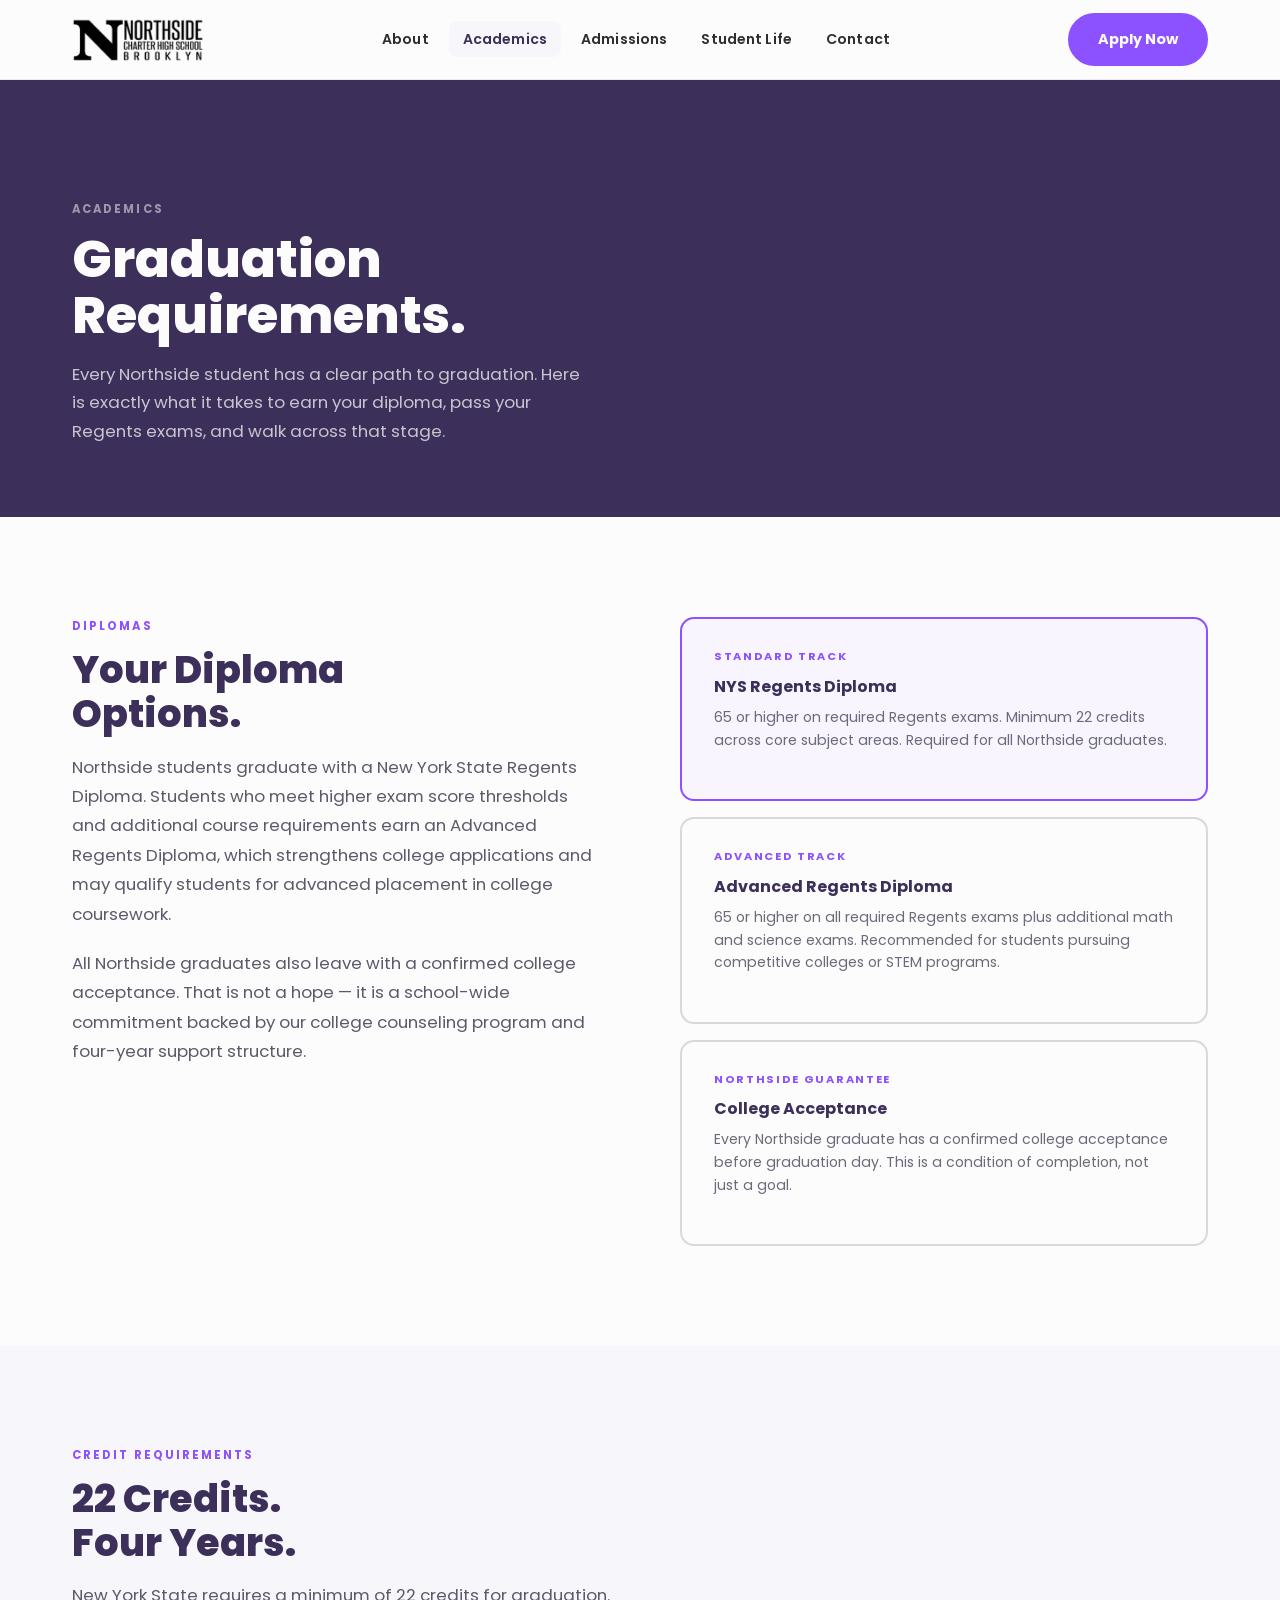
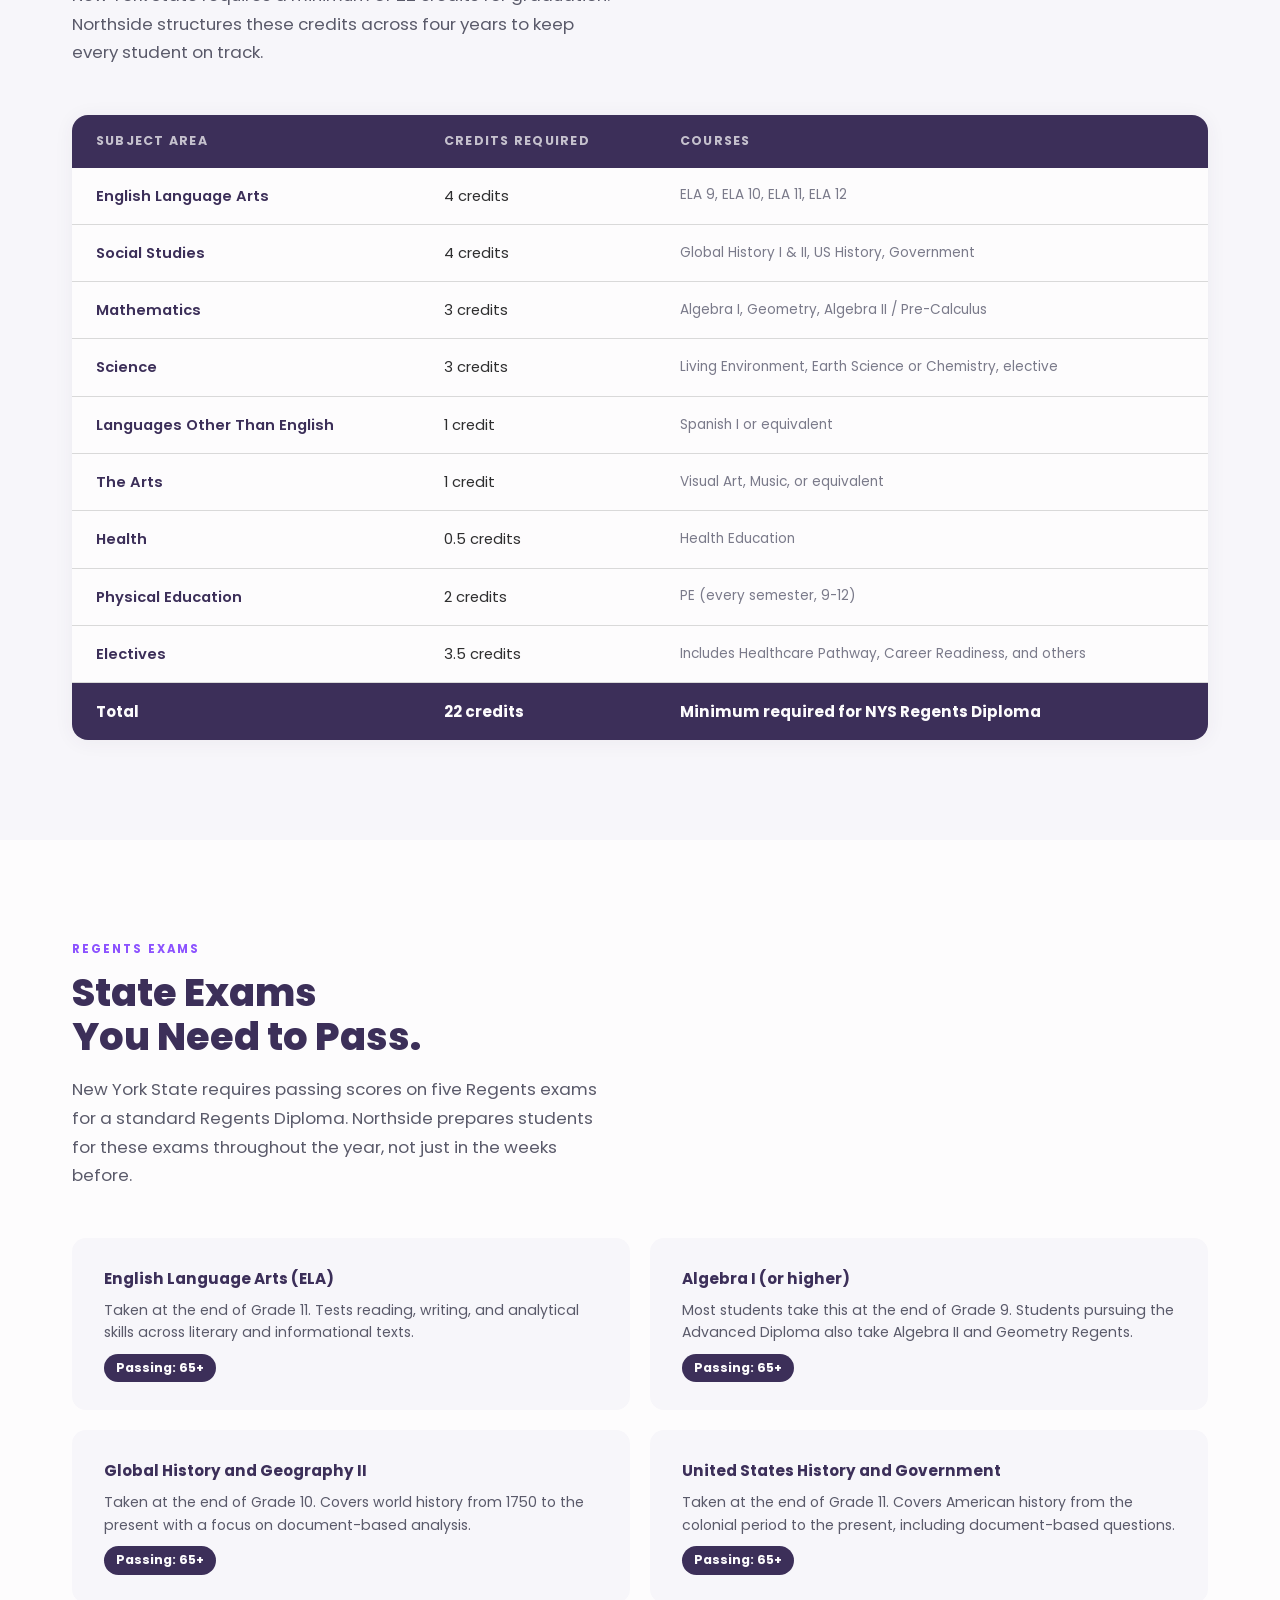
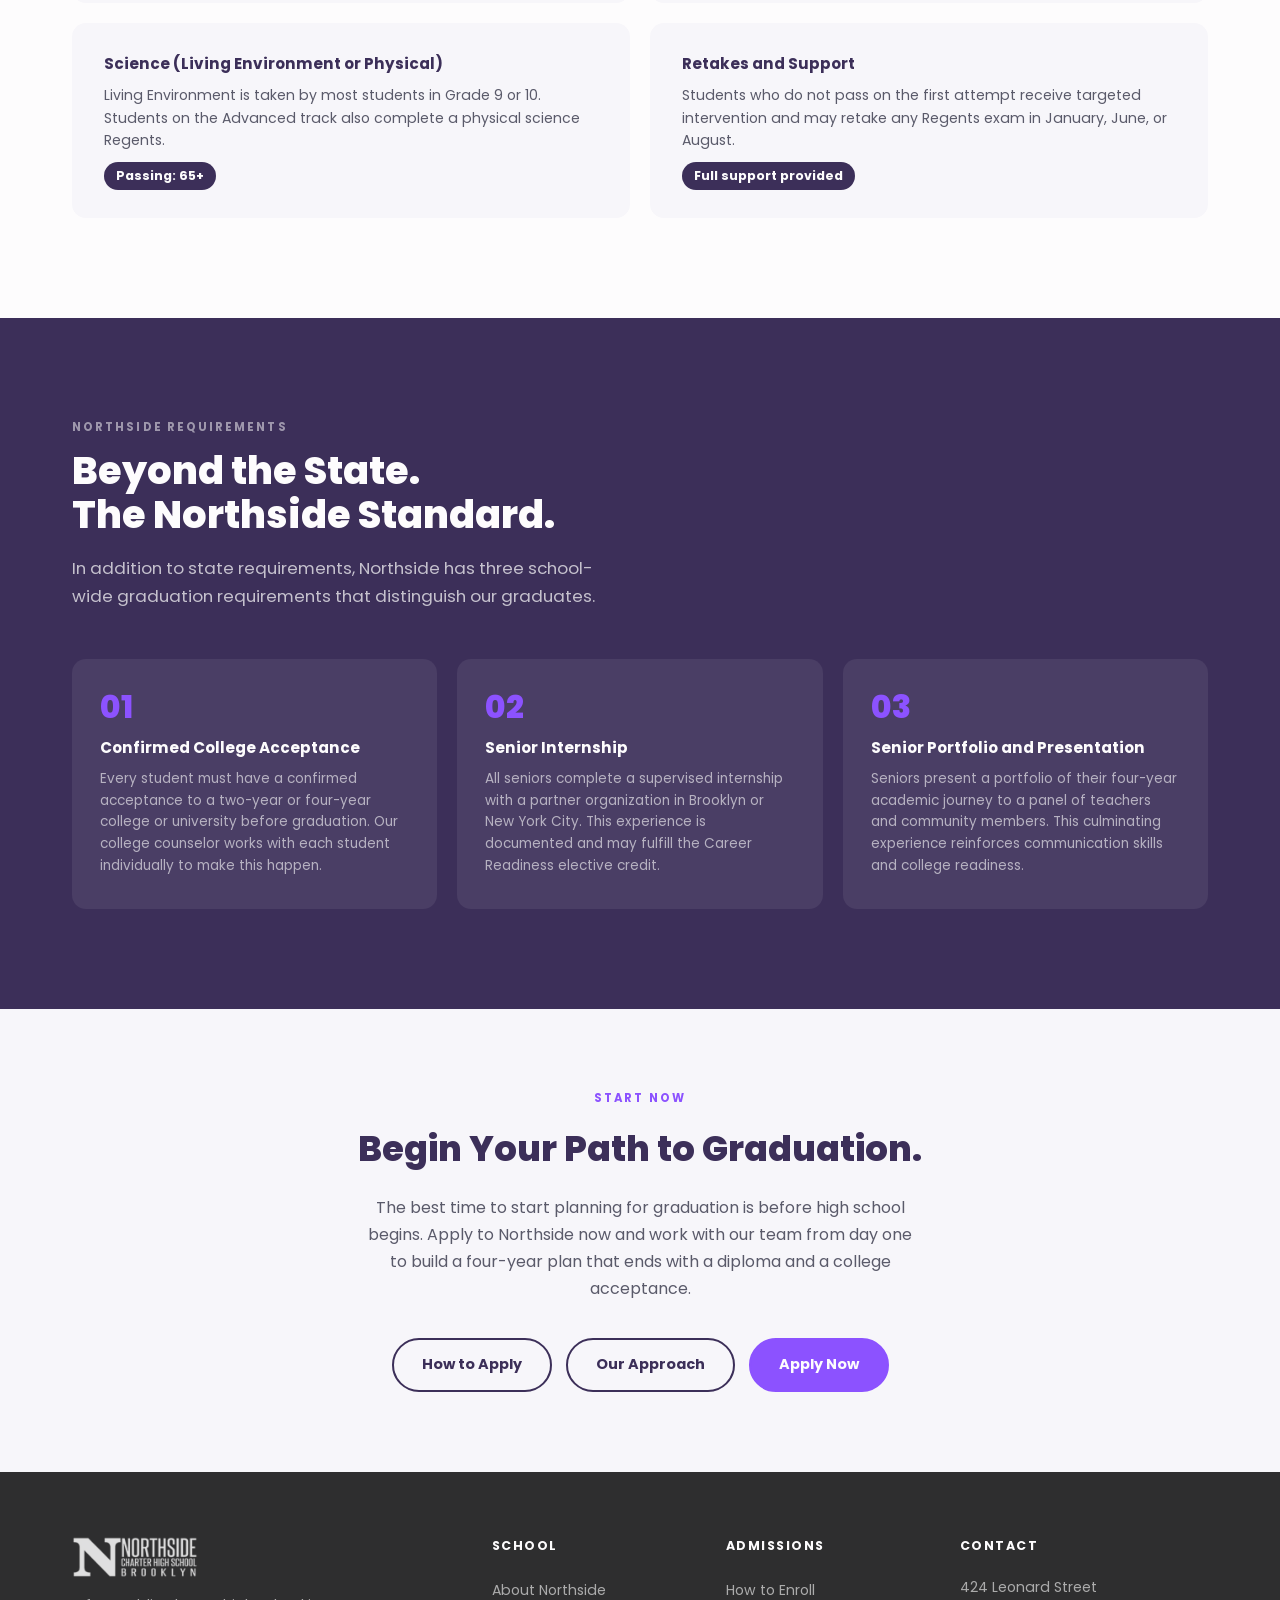
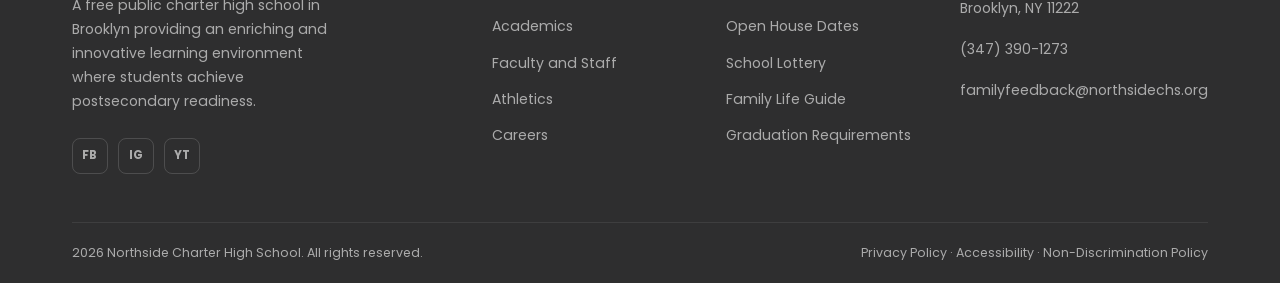
<file: academics-graduation.html>
<!DOCTYPE html>
<html lang="en">
<head>
  <meta charset="UTF-8">
  <meta name="viewport" content="width=device-width, initial-scale=1.0">
  <title>Graduation Requirements · Northside Charter High School · Brooklyn, NY</title>
  <meta name="description" content="Learn about Northside Charter High School's graduation requirements, Regents exam expectations, and the path from 9th grade to college acceptance.">
  <link rel="stylesheet" href="css/style.css">
  <style>
    .grad-intro {
      padding: 100px 0;
      background: var(--white);
    }

    .grad-intro .container {
      display: grid;
      grid-template-columns: 1fr 1fr;
      gap: 80px;
      align-items: start;
    }

    .grad-intro p {
      font-size: 1.05rem;
      color: #5a5a6a;
      line-height: 1.75;
      margin-bottom: 20px;
    }

    .diploma-cards {
      display: flex;
      flex-direction: column;
      gap: 16px;
    }

    .diploma-card {
      border-radius: 14px;
      padding: 28px 32px;
      border: 2px solid var(--light-gray);
    }

    .diploma-card.featured {
      border-color: var(--violet);
      background: #f8f5ff;
    }

    .diploma-label {
      font-size: 0.7rem;
      font-weight: 700;
      letter-spacing: 0.15em;
      text-transform: uppercase;
      color: var(--violet);
      margin-bottom: 8px;
      display: block;
    }

    .diploma-card h3 {
      font-size: 1rem;
      font-weight: 700;
      color: var(--purple);
      margin-bottom: 6px;
    }

    .diploma-card p {
      font-size: 0.88rem;
      color: #6a6a7a;
      line-height: 1.6;
    }

    /* Credits */
    .grad-credits {
      background: var(--off-white);
      padding: 100px 0;
    }

    .credits-table {
      width: 100%;
      border-collapse: collapse;
      margin-top: 48px;
      background: var(--white);
      border-radius: 16px;
      overflow: hidden;
      box-shadow: 0 2px 20px rgba(60,47,89,0.06);
    }

    .credits-table thead {
      background: var(--purple);
    }

    .credits-table thead th {
      padding: 16px 24px;
      font-size: 0.78rem;
      font-weight: 700;
      letter-spacing: 0.1em;
      text-transform: uppercase;
      color: rgba(255,255,255,0.7);
      text-align: left;
    }

    .credits-table tbody tr {
      border-bottom: 1px solid var(--light-gray);
      transition: background var(--transition);
    }

    .credits-table tbody tr:last-child { border-bottom: none; }
    .credits-table tbody tr:hover { background: var(--off-white); }

    .credits-table td {
      padding: 16px 24px;
      font-size: 0.92rem;
      color: var(--charcoal);
    }

    .credits-table td:first-child { font-weight: 600; color: var(--purple); }
    .credits-table td:last-child { color: #7a7a8a; font-size: 0.85rem; }

    .credits-total {
      background: var(--purple) !important;
    }

    .credits-total td {
      color: var(--white) !important;
      font-weight: 700 !important;
      font-size: 0.95rem !important;
    }

    /* Regents */
    .grad-regents {
      background: var(--white);
      padding: 100px 0;
    }

    .regents-grid {
      display: grid;
      grid-template-columns: repeat(2, 1fr);
      gap: 20px;
      margin-top: 48px;
    }

    .regents-card {
      background: var(--off-white);
      border-radius: 14px;
      padding: 28px 32px;
    }

    .regents-card h4 {
      font-size: 0.95rem;
      font-weight: 700;
      color: var(--purple);
      margin-bottom: 8px;
    }

    .regents-card p {
      font-size: 0.88rem;
      color: #5a5a6a;
      line-height: 1.6;
      margin-bottom: 10px;
    }

    .regents-score {
      display: inline-block;
      background: var(--purple);
      color: var(--white);
      font-size: 0.78rem;
      font-weight: 700;
      padding: 4px 12px;
      border-radius: 50px;
    }

    /* Northside-specific */
    .grad-northside {
      background: var(--purple);
      padding: 100px 0;
    }

    .grad-northside .section-label { color: rgba(255,255,255,0.5); }
    .grad-northside .section-title { color: var(--white); }
    .grad-northside .section-sub { color: rgba(255,255,255,0.7); margin-bottom: 48px; }

    .ns-reqs {
      display: grid;
      grid-template-columns: repeat(3, 1fr);
      gap: 20px;
      margin-top: 48px;
    }

    .ns-req {
      background: rgba(255,255,255,0.07);
      border-radius: 14px;
      padding: 32px 28px;
    }

    .ns-req-num {
      font-size: 2rem;
      font-weight: 800;
      color: var(--violet);
      line-height: 1;
      margin-bottom: 12px;
      display: block;
    }

    .ns-req h4 {
      font-size: 0.95rem;
      font-weight: 700;
      color: var(--white);
      margin-bottom: 8px;
    }

    .ns-req p {
      font-size: 0.85rem;
      color: rgba(255,255,255,0.6);
      line-height: 1.6;
    }

    /* Four year plan CTA */
    .grad-plan {
      background: var(--off-white);
      padding: 80px 0;
      text-align: center;
    }

    .grad-plan h2 {
      font-size: clamp(1.5rem, 3vw, 2.2rem);
      font-weight: 800;
      color: var(--purple);
      margin-bottom: 16px;
    }

    .grad-plan p {
      font-size: 1rem;
      color: #5a5a6a;
      max-width: 560px;
      margin: 0 auto 36px;
      line-height: 1.7;
    }

    .cta-buttons { display: flex; gap: 14px; justify-content: center; flex-wrap: wrap; }

    @media (max-width: 768px) {
      .grad-intro .container { grid-template-columns: 1fr; gap: 40px; }
      .regents-grid { grid-template-columns: 1fr; }
      .ns-reqs { grid-template-columns: 1fr; }
    }
  </style>
</head>
<body>

  <!-- NAVIGATION -->
  <nav class="nav" id="nav">
    <div class="container nav-inner">
      <a href="index.html" class="nav-logo">
        <img src="images/logo-northside.png" alt="Northside Charter High School">
      </a>
      <ul class="nav-links">
        <li>
          <a href="about.html">About</a>
          <ul class="dropdown">
            <li><a href="about.html">About Northside</a></li>
            <li><a href="faculty.html">Faculty and Staff</a></li>
            <li><a href="careers.html">Careers</a></li>
          </ul>
        </li>
        <li>
          <a href="academics-approach.html" class="active">Academics</a>
          <ul class="dropdown">
            <li><a href="academics-approach.html">Our Approach</a></li>
            <li><a href="academics-healthcare.html">Healthcare Pathway</a></li>
            <li><a href="academics-graduation.html">Graduation Requirements</a></li>
          </ul>
        </li>
        <li><a href="admissions.html">Admissions</a></li>
        <li>
          <a href="#">Student Life</a>
          <ul class="dropdown">
            <li><a href="#">Athletics</a></li>
            <li><a href="#">Clubs and Organizations</a></li>
          </ul>
        </li>
        <li><a href="#">Contact</a></li>
      </ul>
      <div class="nav-actions">
        <a href="https://nschs.schoolmint.net/signup" class="btn btn-primary" target="_blank" rel="noopener">Apply Now</a>
      </div>
      <button class="nav-hamburger" aria-label="Open menu">
        <span></span><span></span><span></span>
      </button>
    </div>
  </nav>

  <!-- PAGE HERO -->
  <section class="page-hero">
    <div class="container">
      <span class="section-label">Academics</span>
      <h1>Graduation<br>Requirements.</h1>
      <p>
        Every Northside student has a clear path to graduation. Here is exactly what it takes
        to earn your diploma, pass your Regents exams, and walk across that stage.
      </p>
    </div>
  </section>

  <!-- INTRO + DIPLOMA TYPES -->
  <section class="grad-intro">
    <div class="container">
      <div>
        <span class="section-label">Diplomas</span>
        <h2 class="section-title">Your Diploma<br>Options.</h2>
        <p>
          Northside students graduate with a New York State Regents Diploma. Students who meet
          higher exam score thresholds and additional course requirements earn an Advanced Regents
          Diploma, which strengthens college applications and may qualify students for advanced
          placement in college coursework.
        </p>
        <p>
          All Northside graduates also leave with a confirmed college acceptance. That is not a
          hope — it is a school-wide commitment backed by our college counseling program and
          four-year support structure.
        </p>
      </div>
      <div class="diploma-cards">
        <div class="diploma-card featured">
          <span class="diploma-label">Standard Track</span>
          <h3>NYS Regents Diploma</h3>
          <p>65 or higher on required Regents exams. Minimum 22 credits across core subject areas. Required for all Northside graduates.</p>
        </div>
        <div class="diploma-card">
          <span class="diploma-label">Advanced Track</span>
          <h3>Advanced Regents Diploma</h3>
          <p>65 or higher on all required Regents exams plus additional math and science exams. Recommended for students pursuing competitive colleges or STEM programs.</p>
        </div>
        <div class="diploma-card">
          <span class="diploma-label">Northside Guarantee</span>
          <h3>College Acceptance</h3>
          <p>Every Northside graduate has a confirmed college acceptance before graduation day. This is a condition of completion, not just a goal.</p>
        </div>
      </div>
    </div>
  </section>

  <!-- CREDIT REQUIREMENTS -->
  <section class="grad-credits">
    <div class="container">
      <span class="section-label">Credit Requirements</span>
      <h2 class="section-title">22 Credits.<br>Four Years.</h2>
      <p class="section-sub">New York State requires a minimum of 22 credits for graduation. Northside structures these credits across four years to keep every student on track.</p>
      <table class="credits-table">
        <thead>
          <tr>
            <th>Subject Area</th>
            <th>Credits Required</th>
            <th>Courses</th>
          </tr>
        </thead>
        <tbody>
          <tr>
            <td>English Language Arts</td>
            <td>4 credits</td>
            <td>ELA 9, ELA 10, ELA 11, ELA 12</td>
          </tr>
          <tr>
            <td>Social Studies</td>
            <td>4 credits</td>
            <td>Global History I &amp; II, US History, Government</td>
          </tr>
          <tr>
            <td>Mathematics</td>
            <td>3 credits</td>
            <td>Algebra I, Geometry, Algebra II / Pre-Calculus</td>
          </tr>
          <tr>
            <td>Science</td>
            <td>3 credits</td>
            <td>Living Environment, Earth Science or Chemistry, elective</td>
          </tr>
          <tr>
            <td>Languages Other Than English</td>
            <td>1 credit</td>
            <td>Spanish I or equivalent</td>
          </tr>
          <tr>
            <td>The Arts</td>
            <td>1 credit</td>
            <td>Visual Art, Music, or equivalent</td>
          </tr>
          <tr>
            <td>Health</td>
            <td>0.5 credits</td>
            <td>Health Education</td>
          </tr>
          <tr>
            <td>Physical Education</td>
            <td>2 credits</td>
            <td>PE (every semester, 9-12)</td>
          </tr>
          <tr>
            <td>Electives</td>
            <td>3.5 credits</td>
            <td>Includes Healthcare Pathway, Career Readiness, and others</td>
          </tr>
          <tr class="credits-total">
            <td>Total</td>
            <td>22 credits</td>
            <td>Minimum required for NYS Regents Diploma</td>
          </tr>
        </tbody>
      </table>
    </div>
  </section>

  <!-- REGENTS EXAMS -->
  <section class="grad-regents">
    <div class="container">
      <span class="section-label">Regents Exams</span>
      <h2 class="section-title">State Exams<br>You Need to Pass.</h2>
      <p class="section-sub">New York State requires passing scores on five Regents exams for a standard Regents Diploma. Northside prepares students for these exams throughout the year, not just in the weeks before.</p>
      <div class="regents-grid">
        <div class="regents-card">
          <h4>English Language Arts (ELA)</h4>
          <p>Taken at the end of Grade 11. Tests reading, writing, and analytical skills across literary and informational texts.</p>
          <span class="regents-score">Passing: 65+</span>
        </div>
        <div class="regents-card">
          <h4>Algebra I (or higher)</h4>
          <p>Most students take this at the end of Grade 9. Students pursuing the Advanced Diploma also take Algebra II and Geometry Regents.</p>
          <span class="regents-score">Passing: 65+</span>
        </div>
        <div class="regents-card">
          <h4>Global History and Geography II</h4>
          <p>Taken at the end of Grade 10. Covers world history from 1750 to the present with a focus on document-based analysis.</p>
          <span class="regents-score">Passing: 65+</span>
        </div>
        <div class="regents-card">
          <h4>United States History and Government</h4>
          <p>Taken at the end of Grade 11. Covers American history from the colonial period to the present, including document-based questions.</p>
          <span class="regents-score">Passing: 65+</span>
        </div>
        <div class="regents-card">
          <h4>Science (Living Environment or Physical)</h4>
          <p>Living Environment is taken by most students in Grade 9 or 10. Students on the Advanced track also complete a physical science Regents.</p>
          <span class="regents-score">Passing: 65+</span>
        </div>
        <div class="regents-card">
          <h4>Retakes and Support</h4>
          <p>Students who do not pass on the first attempt receive targeted intervention and may retake any Regents exam in January, June, or August.</p>
          <span class="regents-score">Full support provided</span>
        </div>
      </div>
    </div>
  </section>

  <!-- NORTHSIDE-SPECIFIC REQUIREMENTS -->
  <section class="grad-northside">
    <div class="container">
      <span class="section-label">Northside Requirements</span>
      <h2 class="section-title">Beyond the State.<br>The Northside Standard.</h2>
      <p class="section-sub">In addition to state requirements, Northside has three school-wide graduation requirements that distinguish our graduates.</p>
      <div class="ns-reqs">
        <div class="ns-req">
          <span class="ns-req-num">01</span>
          <h4>Confirmed College Acceptance</h4>
          <p>Every student must have a confirmed acceptance to a two-year or four-year college or university before graduation. Our college counselor works with each student individually to make this happen.</p>
        </div>
        <div class="ns-req">
          <span class="ns-req-num">02</span>
          <h4>Senior Internship</h4>
          <p>All seniors complete a supervised internship with a partner organization in Brooklyn or New York City. This experience is documented and may fulfill the Career Readiness elective credit.</p>
        </div>
        <div class="ns-req">
          <span class="ns-req-num">03</span>
          <h4>Senior Portfolio and Presentation</h4>
          <p>Seniors present a portfolio of their four-year academic journey to a panel of teachers and community members. This culminating experience reinforces communication skills and college readiness.</p>
        </div>
      </div>
    </div>
  </section>

  <!-- CTA -->
  <section class="grad-plan">
    <div class="container">
      <span class="section-label">Start Now</span>
      <h2>Begin Your Path to Graduation.</h2>
      <p>The best time to start planning for graduation is before high school begins. Apply to Northside now and work with our team from day one to build a four-year plan that ends with a diploma and a college acceptance.</p>
      <div class="cta-buttons">
        <a href="admissions.html" class="btn btn-outline-dark">How to Apply</a>
        <a href="academics-approach.html" class="btn btn-outline-dark">Our Approach</a>
        <a href="https://nschs.schoolmint.net/signup" class="btn btn-primary" target="_blank" rel="noopener">Apply Now</a>
      </div>
    </div>
  </section>

  <!-- FOOTER -->
  <footer class="footer">
    <div class="container">
      <div class="footer-top">
        <div class="footer-brand">
          <img src="images/logo-northside.png" alt="Northside Charter High School">
          <p>A free public charter high school in Brooklyn providing an enriching and innovative learning environment where students achieve postsecondary readiness.</p>
          <div class="footer-social">
            <a href="#" aria-label="Facebook">FB</a>
            <a href="#" aria-label="Instagram">IG</a>
            <a href="#" aria-label="YouTube">YT</a>
          </div>
        </div>
        <div class="footer-col">
          <h4>School</h4>
          <ul>
            <li><a href="about.html">About Northside</a></li>
            <li><a href="academics-approach.html">Academics</a></li>
            <li><a href="faculty.html">Faculty and Staff</a></li>
            <li><a href="#">Athletics</a></li>
            <li><a href="careers.html">Careers</a></li>
          </ul>
        </div>
        <div class="footer-col">
          <h4>Admissions</h4>
          <ul>
            <li><a href="admissions.html">How to Enroll</a></li>
            <li><a href="admissions.html#open-house">Open House Dates</a></li>
            <li><a href="#">School Lottery</a></li>
            <li><a href="#">Family Life Guide</a></li>
            <li><a href="academics-graduation.html">Graduation Requirements</a></li>
          </ul>
        </div>
        <div class="footer-col">
          <h4>Contact</h4>
          <ul class="footer-contact">
            <li>424 Leonard Street<br>Brooklyn, NY 11222</li>
            <li>(347) 390-1273</li>
            <li>familyfeedback@northsidechs.org</li>
          </ul>
        </div>
      </div>
      <div class="footer-bottom">
        <span>2026 Northside Charter High School. All rights reserved.</span>
        <span>Privacy Policy · Accessibility · Non-Discrimination Policy</span>
      </div>
    </div>
  </footer>

  <script>
    const nav = document.getElementById('nav');
    window.addEventListener('scroll', () => {
      nav.classList.toggle('scrolled', window.scrollY > 20);
    });
  </script>

</body>
</html>
</file>
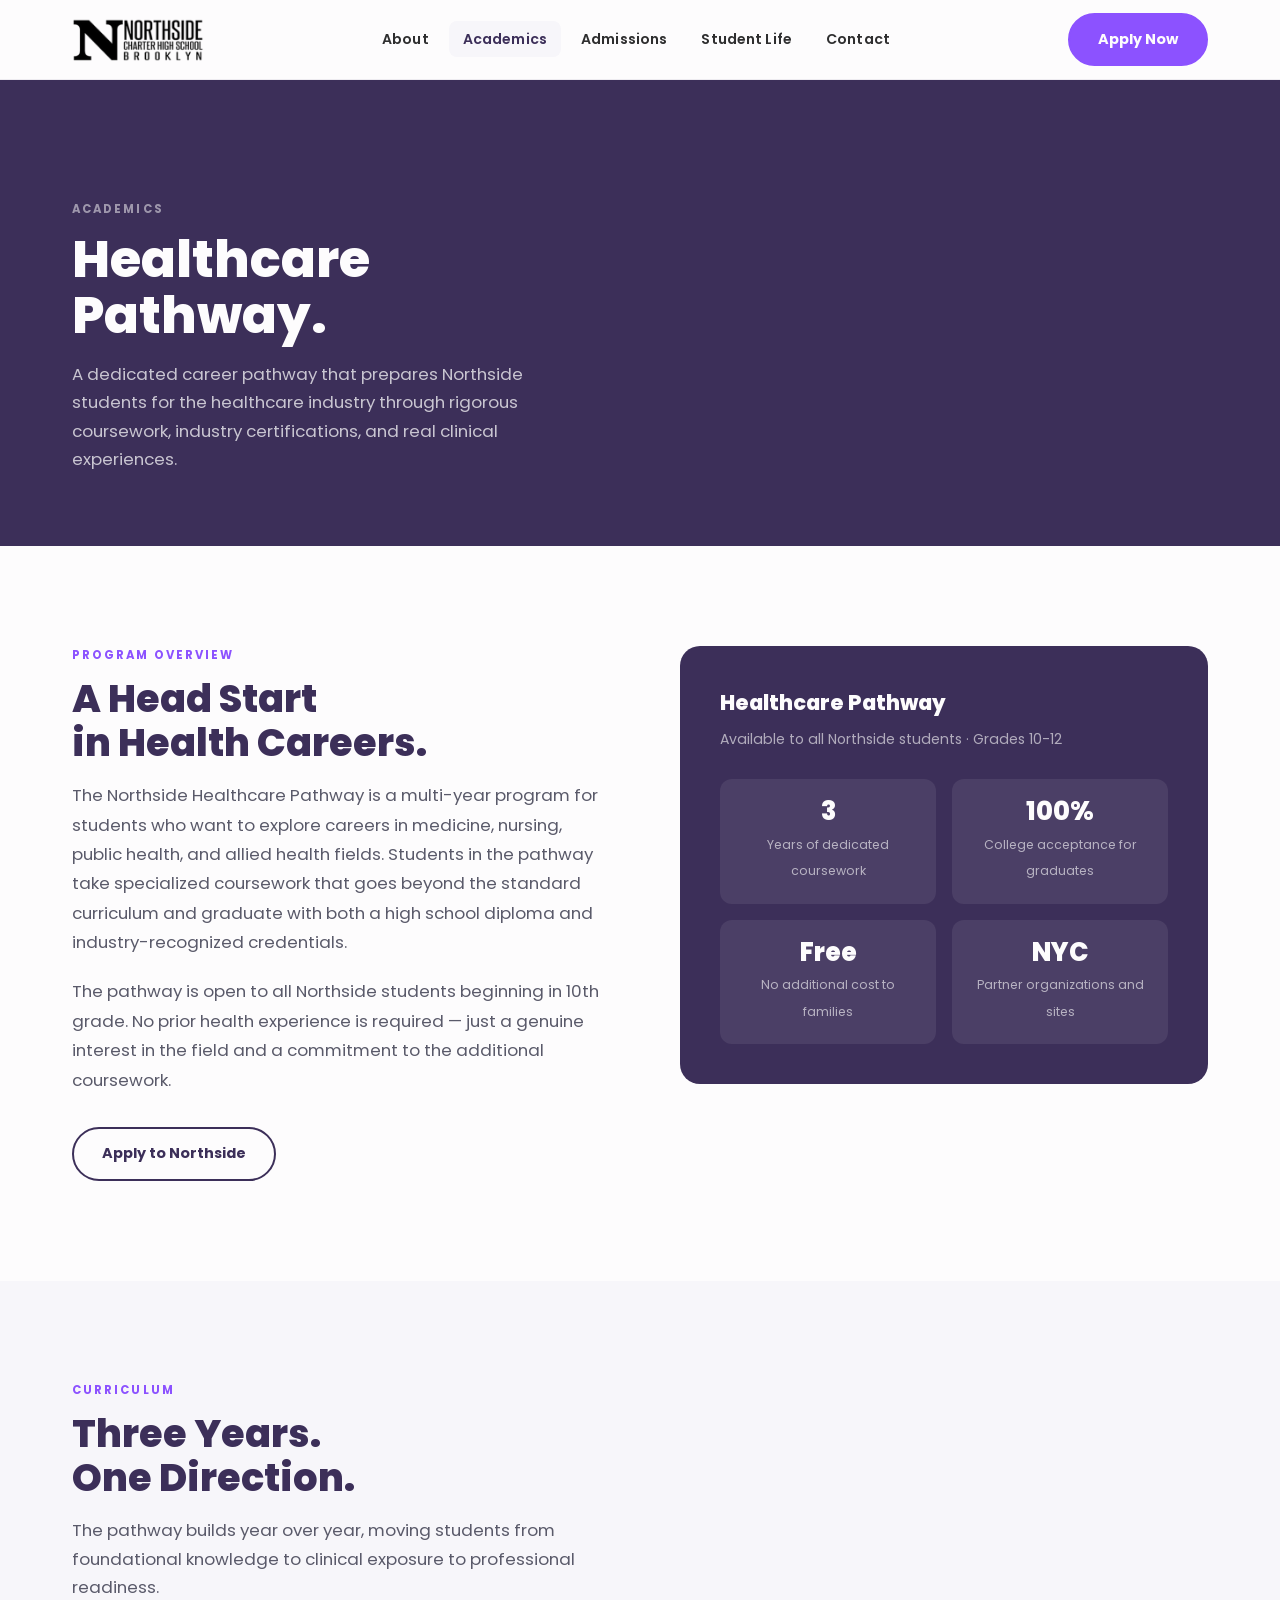
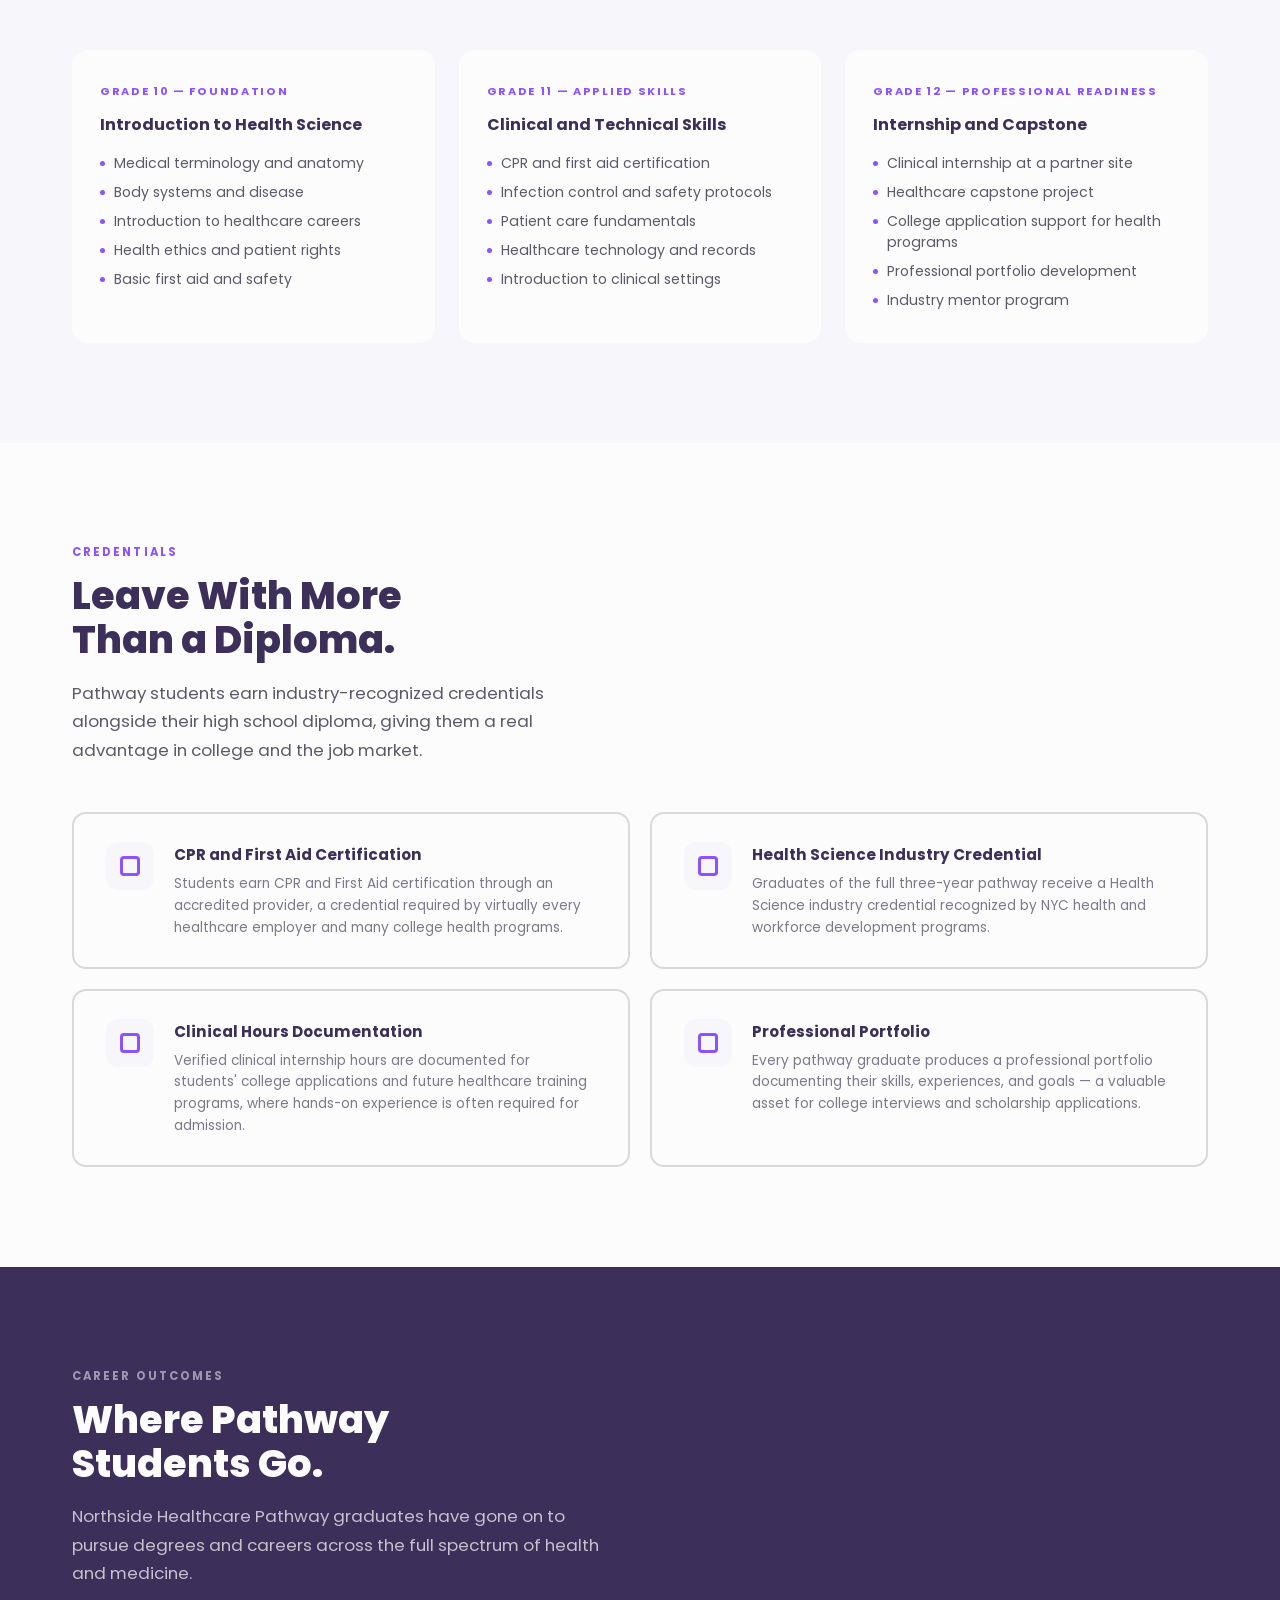
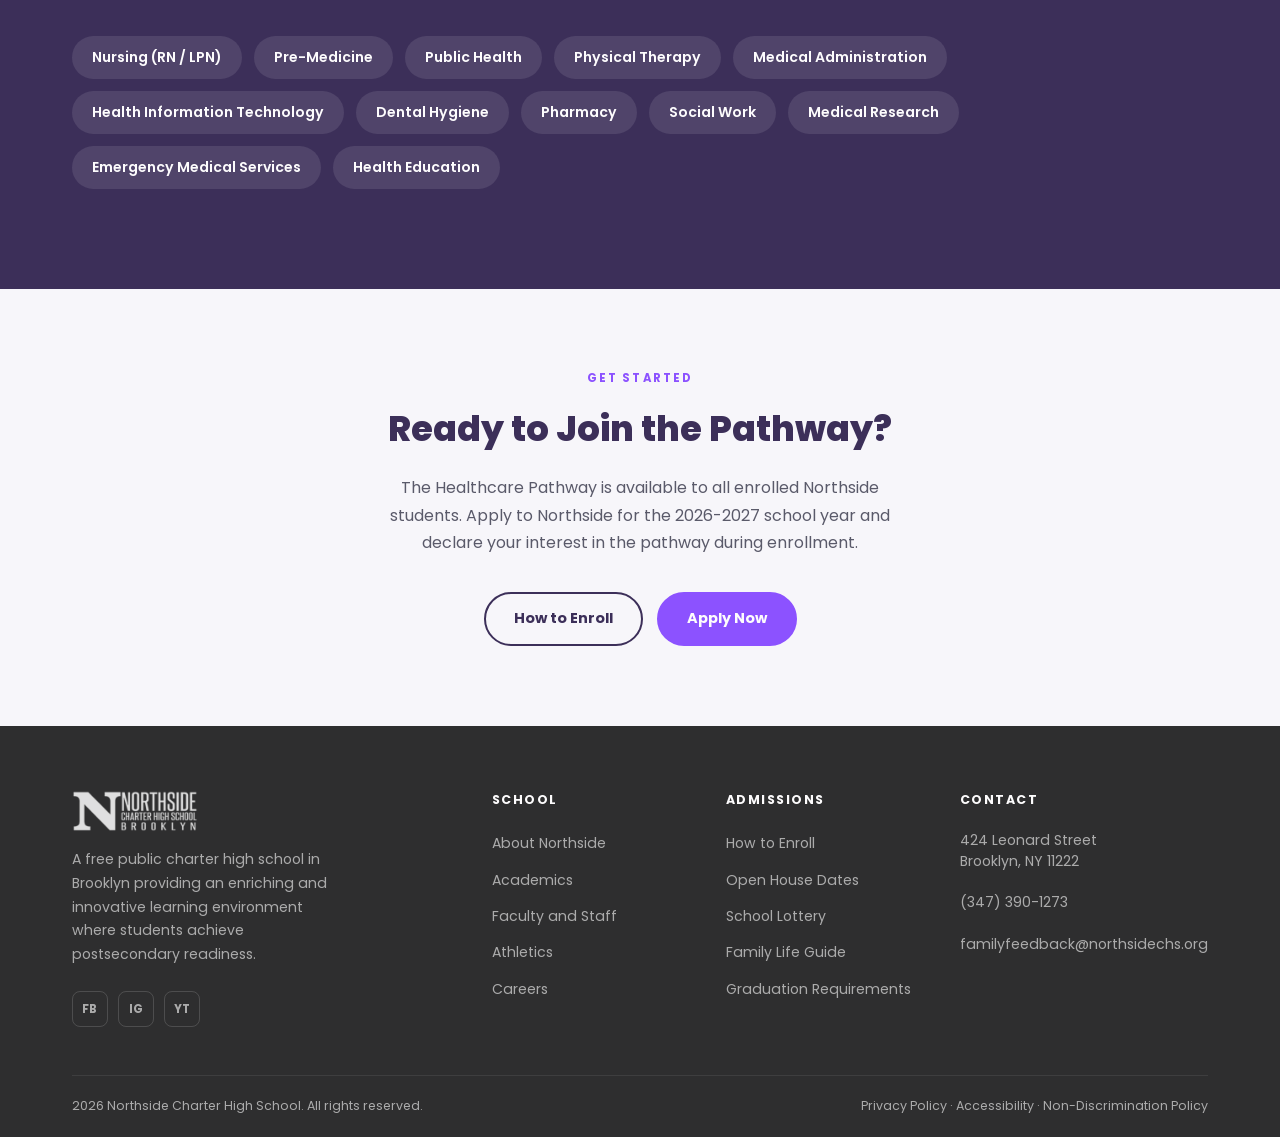
<file: academics-healthcare.html>
<!DOCTYPE html>
<html lang="en">
<head>
  <meta charset="UTF-8">
  <meta name="viewport" content="width=device-width, initial-scale=1.0">
  <title>Healthcare Pathway · Northside Charter High School · Brooklyn, NY</title>
  <meta name="description" content="Northside's Healthcare Pathway prepares students for careers in health and medicine through coursework, certifications, and real-world clinical experiences.">
  <link rel="stylesheet" href="css/style.css">
  <style>
    .hc-overview {
      padding: 100px 0;
      background: var(--white);
    }

    .hc-overview .container {
      display: grid;
      grid-template-columns: 1fr 1fr;
      gap: 80px;
      align-items: start;
    }

    .hc-overview p {
      font-size: 1.05rem;
      color: #5a5a6a;
      line-height: 1.75;
      margin-bottom: 20px;
    }

    .hc-highlight-card {
      background: var(--purple);
      border-radius: 20px;
      padding: 40px;
    }

    .hc-highlight-card h3 {
      font-size: 1.3rem;
      font-weight: 800;
      color: var(--white);
      margin-bottom: 8px;
    }

    .hc-highlight-card .sub {
      font-size: 0.88rem;
      color: rgba(255,255,255,0.6);
      margin-bottom: 28px;
      display: block;
    }

    .hc-stats {
      display: grid;
      grid-template-columns: 1fr 1fr;
      gap: 16px;
    }

    .hc-stat {
      background: rgba(255,255,255,0.08);
      border-radius: 12px;
      padding: 20px;
      text-align: center;
    }

    .hc-stat strong {
      display: block;
      font-size: 1.6rem;
      font-weight: 800;
      color: var(--white);
      line-height: 1;
      margin-bottom: 6px;
    }

    .hc-stat span {
      font-size: 0.78rem;
      color: rgba(255,255,255,0.6);
    }

    /* Curriculum */
    .hc-curriculum {
      background: var(--off-white);
      padding: 100px 0;
    }

    .curriculum-grid {
      display: grid;
      grid-template-columns: repeat(3, 1fr);
      gap: 24px;
      margin-top: 48px;
    }

    .curriculum-card {
      background: var(--white);
      border-radius: 16px;
      padding: 32px 28px;
    }

    .curriculum-year {
      font-size: 0.7rem;
      font-weight: 700;
      letter-spacing: 0.15em;
      text-transform: uppercase;
      color: var(--violet);
      margin-bottom: 12px;
      display: block;
    }

    .curriculum-card h3 {
      font-size: 1rem;
      font-weight: 700;
      color: var(--purple);
      margin-bottom: 14px;
    }

    .curriculum-card ul {
      list-style: none;
      padding: 0;
      display: flex;
      flex-direction: column;
      gap: 8px;
    }

    .curriculum-card ul li {
      font-size: 0.88rem;
      color: #5a5a6a;
      padding-left: 14px;
      position: relative;
      line-height: 1.5;
    }

    .curriculum-card ul li::before {
      content: '';
      position: absolute;
      left: 0;
      top: 8px;
      width: 5px;
      height: 5px;
      background: var(--violet);
      border-radius: 50%;
    }

    /* Certifications */
    .hc-certifications {
      background: var(--white);
      padding: 100px 0;
    }

    .cert-grid {
      display: grid;
      grid-template-columns: repeat(2, 1fr);
      gap: 20px;
      margin-top: 48px;
    }

    .cert-card {
      border: 2px solid var(--light-gray);
      border-radius: 14px;
      padding: 28px 32px;
      display: flex;
      gap: 20px;
      align-items: flex-start;
      transition: var(--transition);
    }

    .cert-card:hover {
      border-color: var(--violet);
    }

    .cert-badge {
      width: 48px;
      height: 48px;
      background: var(--off-white);
      border-radius: 12px;
      flex-shrink: 0;
      display: flex;
      align-items: center;
      justify-content: center;
    }

    .cert-badge::after {
      content: '';
      width: 20px;
      height: 20px;
      border: 3px solid var(--violet);
      border-radius: 4px;
    }

    .cert-card h4 {
      font-size: 0.95rem;
      font-weight: 700;
      color: var(--purple);
      margin-bottom: 6px;
    }

    .cert-card p {
      font-size: 0.85rem;
      color: #7a7a8a;
      line-height: 1.6;
    }

    /* Careers */
    .hc-careers {
      background: var(--purple);
      padding: 100px 0;
    }

    .hc-careers .section-label { color: rgba(255,255,255,0.5); }
    .hc-careers .section-title { color: var(--white); }
    .hc-careers .section-sub { color: rgba(255,255,255,0.7); margin-bottom: 48px; }

    .careers-tags {
      display: flex;
      flex-wrap: wrap;
      gap: 12px;
      margin-top: 36px;
    }

    .career-tag {
      background: rgba(255,255,255,0.1);
      color: var(--white);
      padding: 10px 20px;
      border-radius: 50px;
      font-size: 0.88rem;
      font-weight: 600;
    }

    /* Apply CTA */
    .hc-apply {
      background: var(--off-white);
      padding: 80px 0;
      text-align: center;
    }

    .hc-apply h2 {
      font-size: clamp(1.5rem, 3vw, 2.2rem);
      font-weight: 800;
      color: var(--purple);
      margin-bottom: 16px;
    }

    .hc-apply p {
      font-size: 1rem;
      color: #5a5a6a;
      max-width: 520px;
      margin: 0 auto 36px;
      line-height: 1.7;
    }

    .cta-buttons { display: flex; gap: 14px; justify-content: center; flex-wrap: wrap; }

    @media (max-width: 768px) {
      .hc-overview .container { grid-template-columns: 1fr; gap: 40px; }
      .curriculum-grid { grid-template-columns: 1fr; }
      .cert-grid { grid-template-columns: 1fr; }
    }
  </style>
</head>
<body>

  <!-- NAVIGATION -->
  <nav class="nav" id="nav">
    <div class="container nav-inner">
      <a href="index.html" class="nav-logo">
        <img src="images/logo-northside.png" alt="Northside Charter High School">
      </a>
      <ul class="nav-links">
        <li>
          <a href="about.html">About</a>
          <ul class="dropdown">
            <li><a href="about.html">About Northside</a></li>
            <li><a href="faculty.html">Faculty and Staff</a></li>
            <li><a href="careers.html">Careers</a></li>
          </ul>
        </li>
        <li>
          <a href="academics-approach.html" class="active">Academics</a>
          <ul class="dropdown">
            <li><a href="academics-approach.html">Our Approach</a></li>
            <li><a href="academics-healthcare.html">Healthcare Pathway</a></li>
            <li><a href="academics-graduation.html">Graduation Requirements</a></li>
          </ul>
        </li>
        <li><a href="admissions.html">Admissions</a></li>
        <li>
          <a href="#">Student Life</a>
          <ul class="dropdown">
            <li><a href="#">Athletics</a></li>
            <li><a href="#">Clubs and Organizations</a></li>
          </ul>
        </li>
        <li><a href="#">Contact</a></li>
      </ul>
      <div class="nav-actions">
        <a href="https://nschs.schoolmint.net/signup" class="btn btn-primary" target="_blank" rel="noopener">Apply Now</a>
      </div>
      <button class="nav-hamburger" aria-label="Open menu">
        <span></span><span></span><span></span>
      </button>
    </div>
  </nav>

  <!-- PAGE HERO -->
  <section class="page-hero">
    <div class="container">
      <span class="section-label">Academics</span>
      <h1>Healthcare<br>Pathway.</h1>
      <p>
        A dedicated career pathway that prepares Northside students for the healthcare industry
        through rigorous coursework, industry certifications, and real clinical experiences.
      </p>
    </div>
  </section>

  <!-- OVERVIEW -->
  <section class="hc-overview">
    <div class="container">
      <div>
        <span class="section-label">Program Overview</span>
        <h2 class="section-title">A Head Start<br>in Health Careers.</h2>
        <p>
          The Northside Healthcare Pathway is a multi-year program for students who want to explore
          careers in medicine, nursing, public health, and allied health fields. Students in the
          pathway take specialized coursework that goes beyond the standard curriculum and graduate
          with both a high school diploma and industry-recognized credentials.
        </p>
        <p>
          The pathway is open to all Northside students beginning in 10th grade. No prior health
          experience is required — just a genuine interest in the field and a commitment to the
          additional coursework.
        </p>
        <a href="admissions.html" class="btn btn-outline-dark" style="margin-top: 12px;">Apply to Northside</a>
      </div>
      <div class="hc-highlight-card">
        <h3>Healthcare Pathway</h3>
        <span class="sub">Available to all Northside students · Grades 10-12</span>
        <div class="hc-stats">
          <div class="hc-stat">
            <strong>3</strong>
            <span>Years of dedicated coursework</span>
          </div>
          <div class="hc-stat">
            <strong>100%</strong>
            <span>College acceptance for graduates</span>
          </div>
          <div class="hc-stat">
            <strong>Free</strong>
            <span>No additional cost to families</span>
          </div>
          <div class="hc-stat">
            <strong>NYC</strong>
            <span>Partner organizations and sites</span>
          </div>
        </div>
      </div>
    </div>
  </section>

  <!-- CURRICULUM BY YEAR -->
  <section class="hc-curriculum">
    <div class="container">
      <span class="section-label">Curriculum</span>
      <h2 class="section-title">Three Years.<br>One Direction.</h2>
      <p class="section-sub">The pathway builds year over year, moving students from foundational knowledge to clinical exposure to professional readiness.</p>
      <div class="curriculum-grid">
        <div class="curriculum-card">
          <span class="curriculum-year">Grade 10 — Foundation</span>
          <h3>Introduction to Health Science</h3>
          <ul>
            <li>Medical terminology and anatomy</li>
            <li>Body systems and disease</li>
            <li>Introduction to healthcare careers</li>
            <li>Health ethics and patient rights</li>
            <li>Basic first aid and safety</li>
          </ul>
        </div>
        <div class="curriculum-card">
          <span class="curriculum-year">Grade 11 — Applied Skills</span>
          <h3>Clinical and Technical Skills</h3>
          <ul>
            <li>CPR and first aid certification</li>
            <li>Infection control and safety protocols</li>
            <li>Patient care fundamentals</li>
            <li>Healthcare technology and records</li>
            <li>Introduction to clinical settings</li>
          </ul>
        </div>
        <div class="curriculum-card">
          <span class="curriculum-year">Grade 12 — Professional Readiness</span>
          <h3>Internship and Capstone</h3>
          <ul>
            <li>Clinical internship at a partner site</li>
            <li>Healthcare capstone project</li>
            <li>College application support for health programs</li>
            <li>Professional portfolio development</li>
            <li>Industry mentor program</li>
          </ul>
        </div>
      </div>
    </div>
  </section>

  <!-- CERTIFICATIONS -->
  <section class="hc-certifications">
    <div class="container">
      <span class="section-label">Credentials</span>
      <h2 class="section-title">Leave With More<br>Than a Diploma.</h2>
      <p class="section-sub">Pathway students earn industry-recognized credentials alongside their high school diploma, giving them a real advantage in college and the job market.</p>
      <div class="cert-grid">
        <div class="cert-card">
          <div class="cert-badge"></div>
          <div>
            <h4>CPR and First Aid Certification</h4>
            <p>Students earn CPR and First Aid certification through an accredited provider, a credential required by virtually every healthcare employer and many college health programs.</p>
          </div>
        </div>
        <div class="cert-card">
          <div class="cert-badge"></div>
          <div>
            <h4>Health Science Industry Credential</h4>
            <p>Graduates of the full three-year pathway receive a Health Science industry credential recognized by NYC health and workforce development programs.</p>
          </div>
        </div>
        <div class="cert-card">
          <div class="cert-badge"></div>
          <div>
            <h4>Clinical Hours Documentation</h4>
            <p>Verified clinical internship hours are documented for students' college applications and future healthcare training programs, where hands-on experience is often required for admission.</p>
          </div>
        </div>
        <div class="cert-card">
          <div class="cert-badge"></div>
          <div>
            <h4>Professional Portfolio</h4>
            <p>Every pathway graduate produces a professional portfolio documenting their skills, experiences, and goals — a valuable asset for college interviews and scholarship applications.</p>
          </div>
        </div>
      </div>
    </div>
  </section>

  <!-- WHERE IT LEADS -->
  <section class="hc-careers">
    <div class="container">
      <span class="section-label">Career Outcomes</span>
      <h2 class="section-title">Where Pathway<br>Students Go.</h2>
      <p class="section-sub">Northside Healthcare Pathway graduates have gone on to pursue degrees and careers across the full spectrum of health and medicine.</p>
      <div class="careers-tags">
        <span class="career-tag">Nursing (RN / LPN)</span>
        <span class="career-tag">Pre-Medicine</span>
        <span class="career-tag">Public Health</span>
        <span class="career-tag">Physical Therapy</span>
        <span class="career-tag">Medical Administration</span>
        <span class="career-tag">Health Information Technology</span>
        <span class="career-tag">Dental Hygiene</span>
        <span class="career-tag">Pharmacy</span>
        <span class="career-tag">Social Work</span>
        <span class="career-tag">Medical Research</span>
        <span class="career-tag">Emergency Medical Services</span>
        <span class="career-tag">Health Education</span>
      </div>
    </div>
  </section>

  <!-- CTA -->
  <section class="hc-apply">
    <div class="container">
      <span class="section-label">Get Started</span>
      <h2>Ready to Join the Pathway?</h2>
      <p>The Healthcare Pathway is available to all enrolled Northside students. Apply to Northside for the 2026-2027 school year and declare your interest in the pathway during enrollment.</p>
      <div class="cta-buttons">
        <a href="admissions.html" class="btn btn-outline-dark">How to Enroll</a>
        <a href="https://nschs.schoolmint.net/signup" class="btn btn-primary" target="_blank" rel="noopener">Apply Now</a>
      </div>
    </div>
  </section>

  <!-- FOOTER -->
  <footer class="footer">
    <div class="container">
      <div class="footer-top">
        <div class="footer-brand">
          <img src="images/logo-northside.png" alt="Northside Charter High School">
          <p>A free public charter high school in Brooklyn providing an enriching and innovative learning environment where students achieve postsecondary readiness.</p>
          <div class="footer-social">
            <a href="#" aria-label="Facebook">FB</a>
            <a href="#" aria-label="Instagram">IG</a>
            <a href="#" aria-label="YouTube">YT</a>
          </div>
        </div>
        <div class="footer-col">
          <h4>School</h4>
          <ul>
            <li><a href="about.html">About Northside</a></li>
            <li><a href="academics-approach.html">Academics</a></li>
            <li><a href="faculty.html">Faculty and Staff</a></li>
            <li><a href="#">Athletics</a></li>
            <li><a href="careers.html">Careers</a></li>
          </ul>
        </div>
        <div class="footer-col">
          <h4>Admissions</h4>
          <ul>
            <li><a href="admissions.html">How to Enroll</a></li>
            <li><a href="admissions.html#open-house">Open House Dates</a></li>
            <li><a href="#">School Lottery</a></li>
            <li><a href="#">Family Life Guide</a></li>
            <li><a href="academics-graduation.html">Graduation Requirements</a></li>
          </ul>
        </div>
        <div class="footer-col">
          <h4>Contact</h4>
          <ul class="footer-contact">
            <li>424 Leonard Street<br>Brooklyn, NY 11222</li>
            <li>(347) 390-1273</li>
            <li>familyfeedback@northsidechs.org</li>
          </ul>
        </div>
      </div>
      <div class="footer-bottom">
        <span>2026 Northside Charter High School. All rights reserved.</span>
        <span>Privacy Policy · Accessibility · Non-Discrimination Policy</span>
      </div>
    </div>
  </footer>

  <script>
    const nav = document.getElementById('nav');
    window.addEventListener('scroll', () => {
      nav.classList.toggle('scrolled', window.scrollY > 20);
    });
  </script>

</body>
</html>
</file>
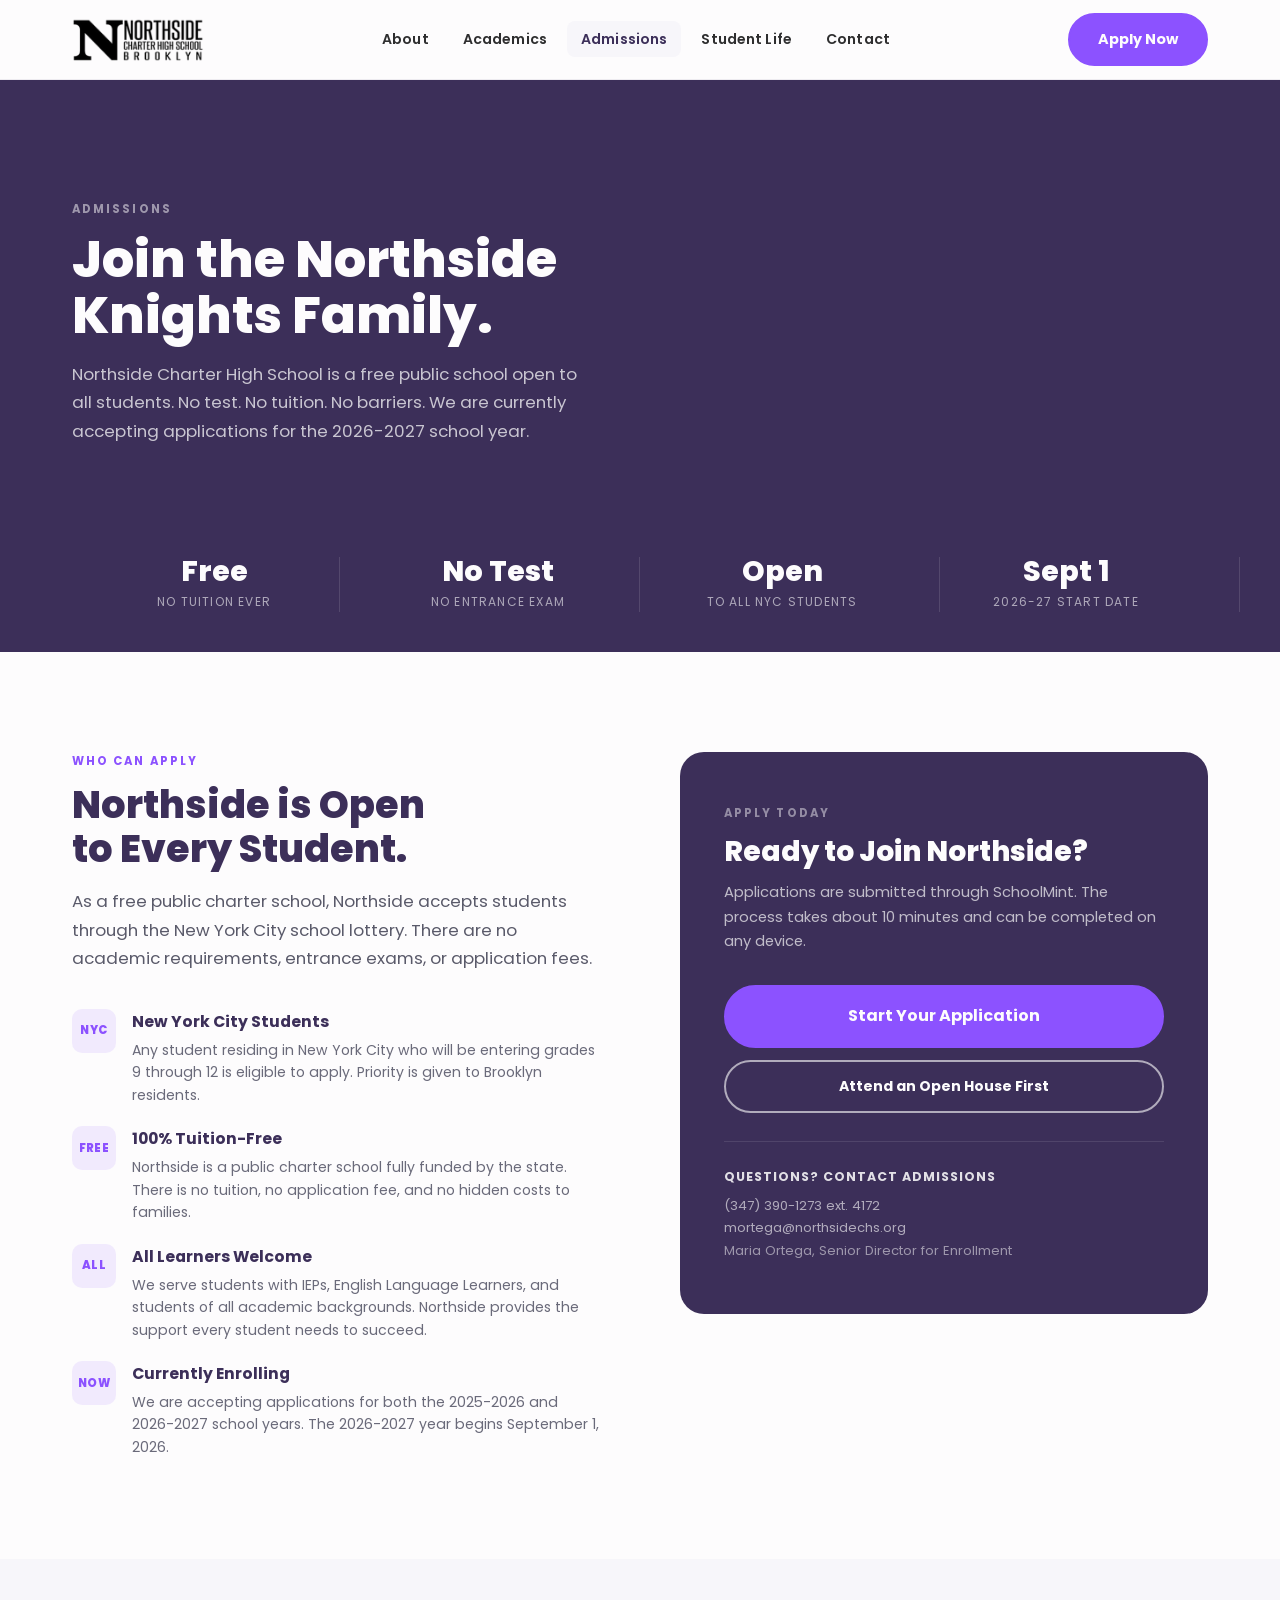
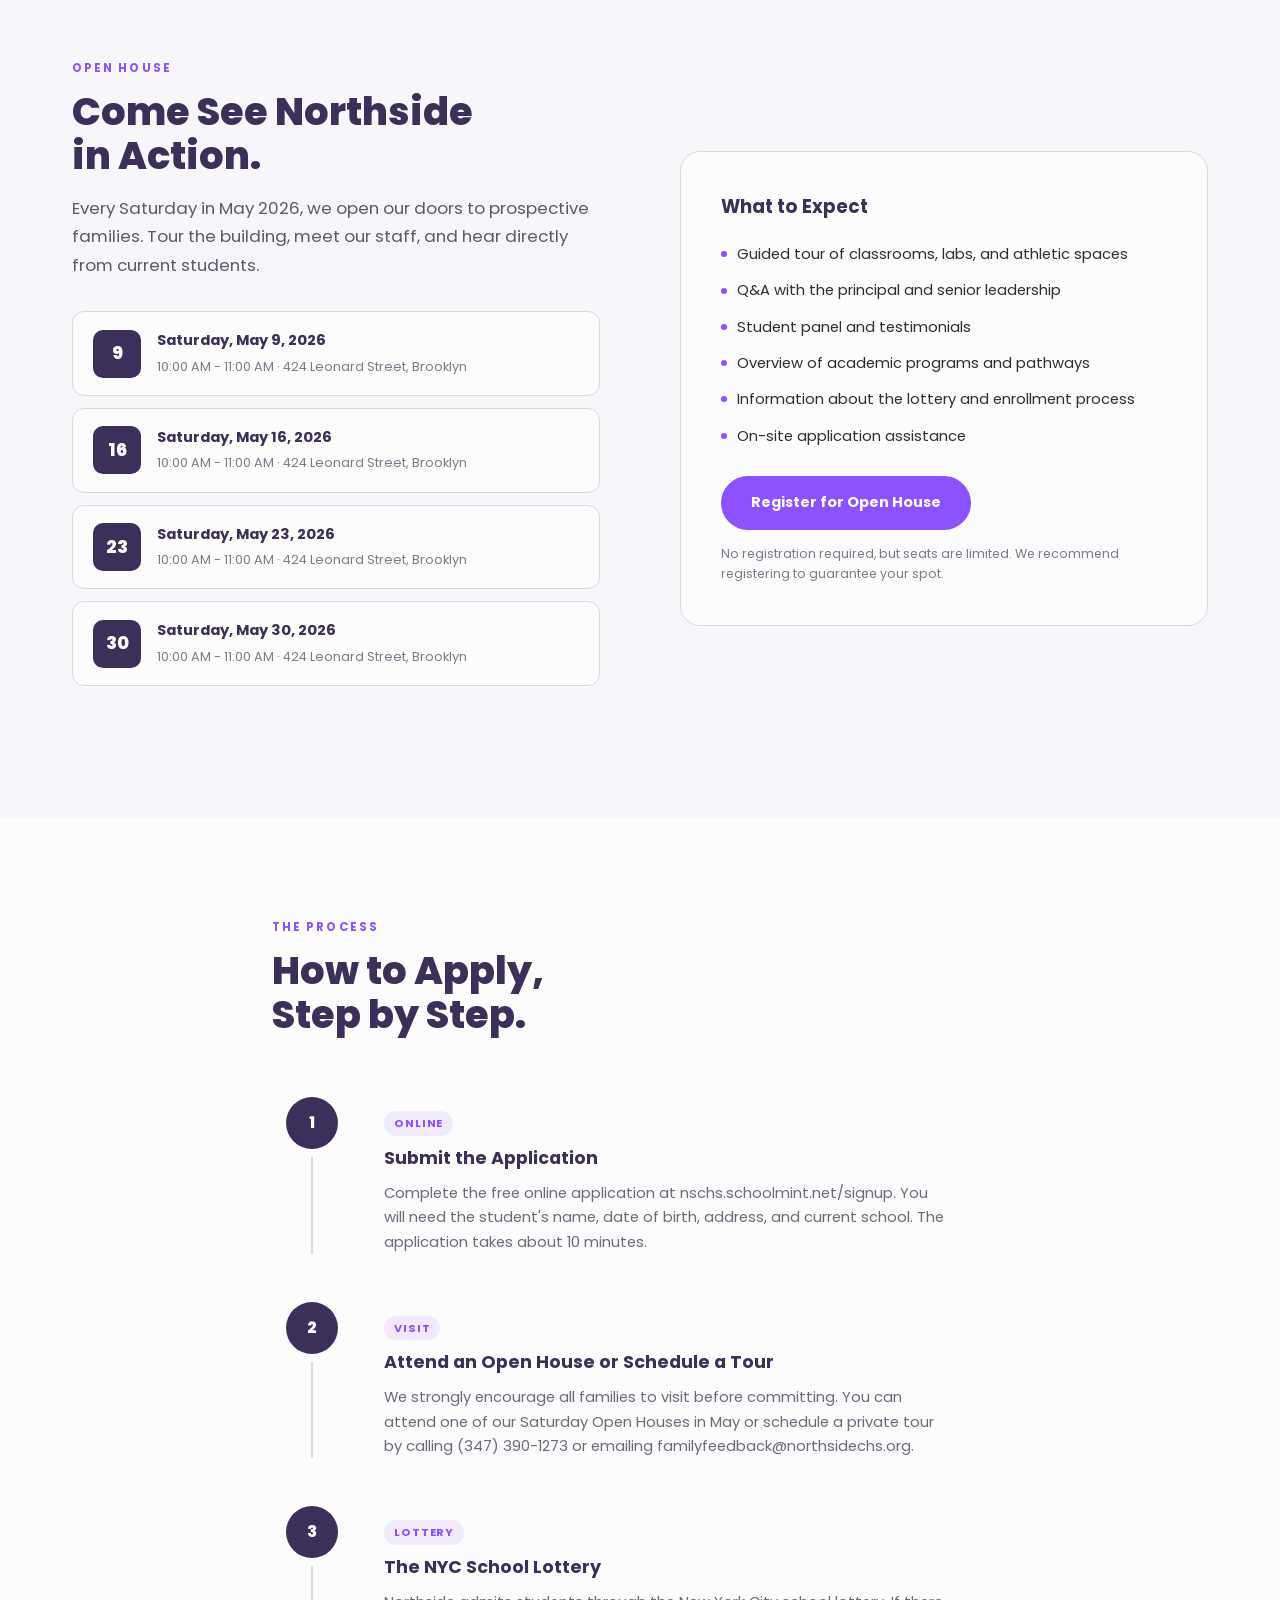
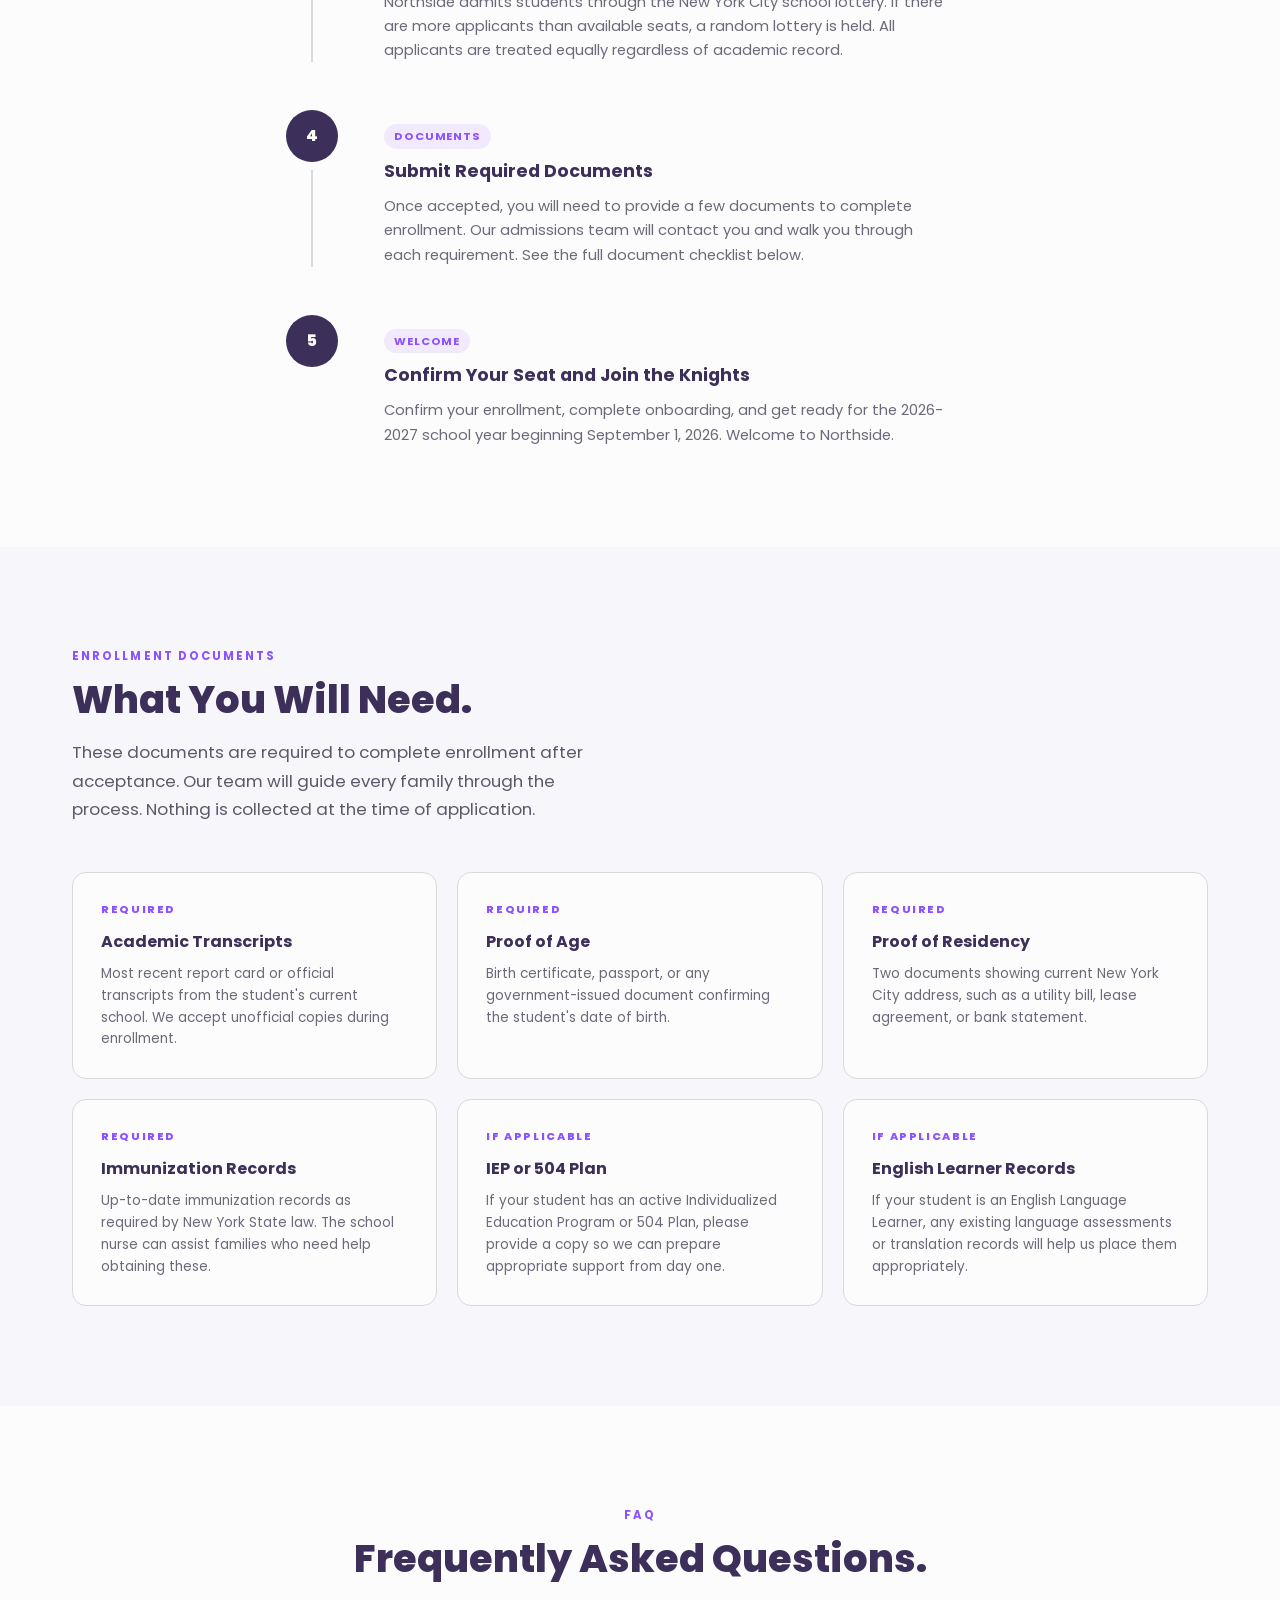
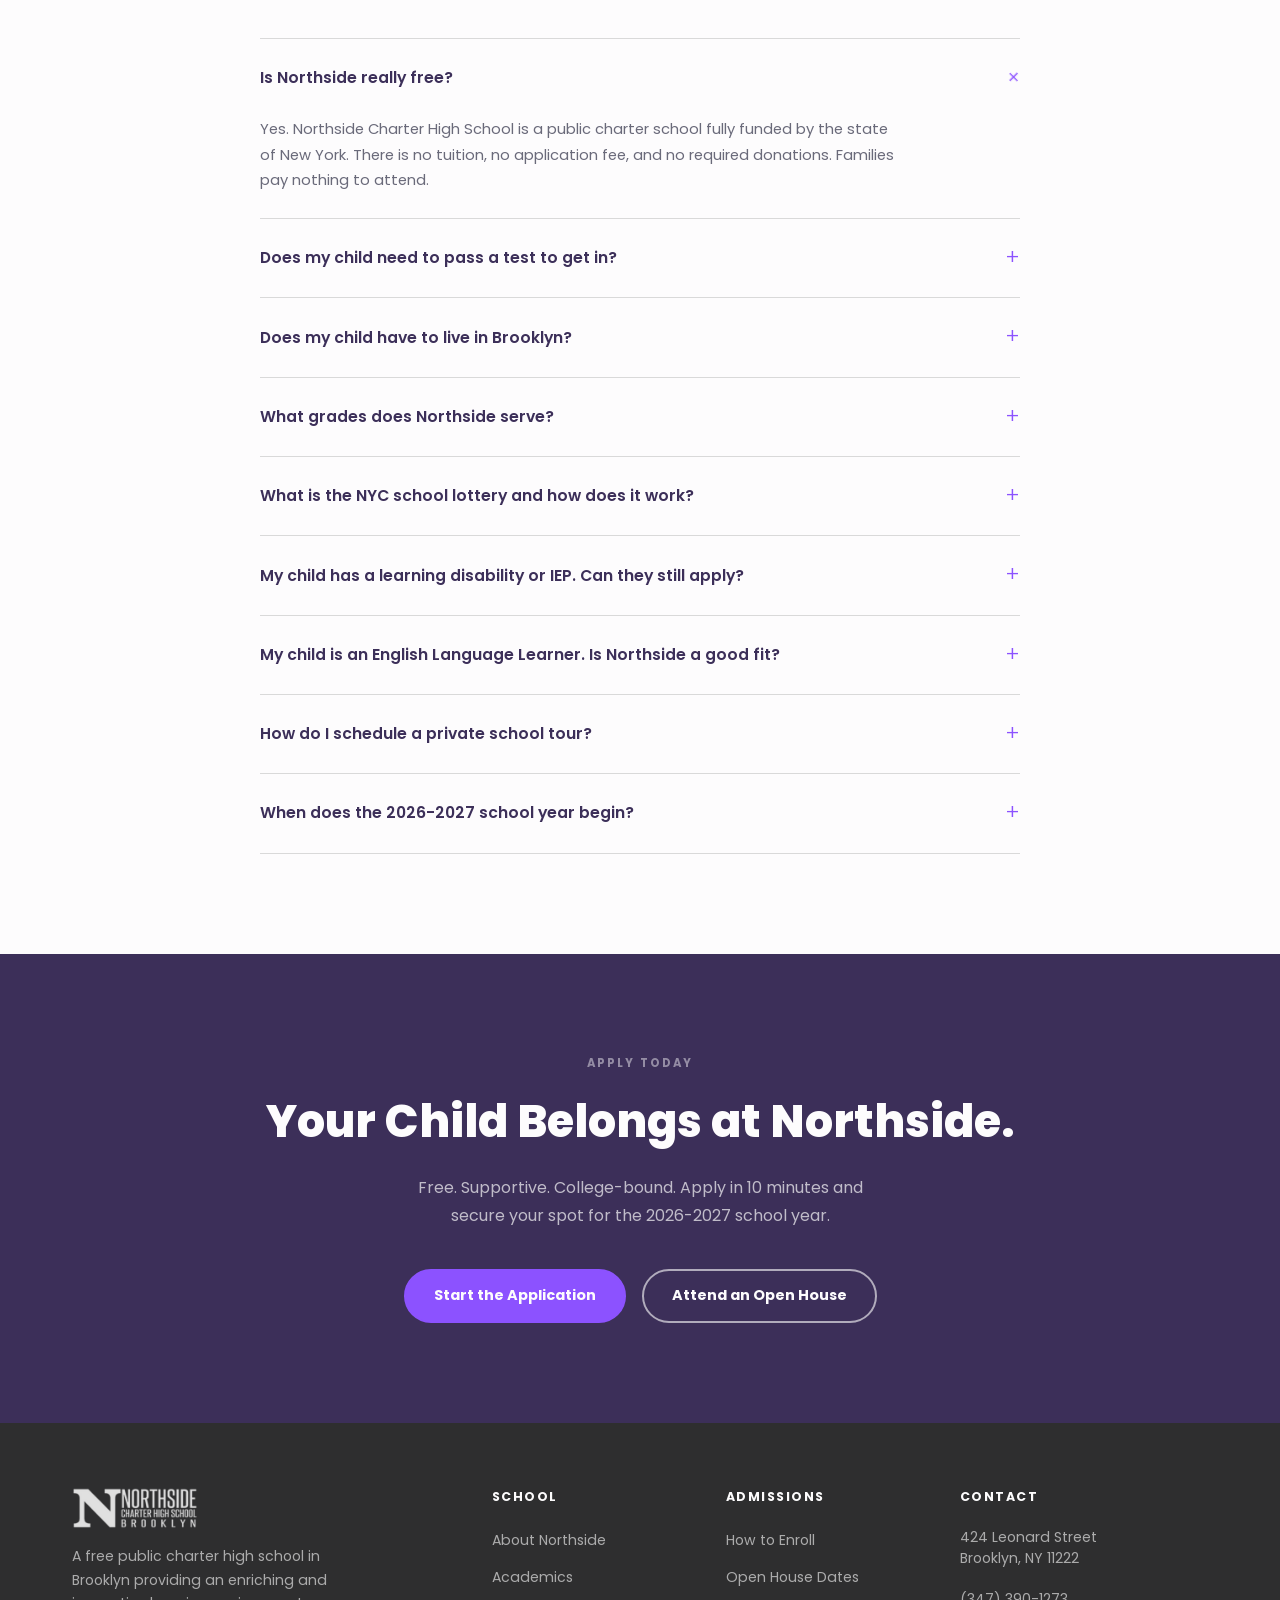
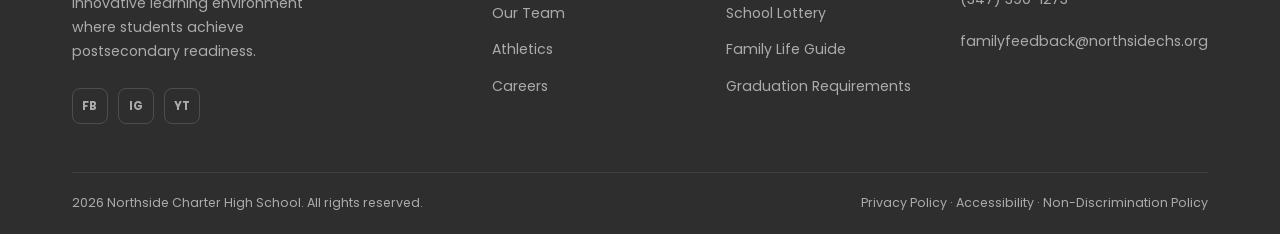
<file: admissions.html>
<!DOCTYPE html>
<html lang="en">
<head>
  <meta charset="UTF-8">
  <meta name="viewport" content="width=device-width, initial-scale=1.0">
  <title>Admissions · Northside Charter High School · Brooklyn, NY</title>
  <meta name="description" content="Apply to Northside Charter High School. Free, no test required, open to all Brooklyn students. Now accepting applications for the 2026-2027 school year.">
  <link rel="stylesheet" href="css/style.css">
  <style>
    /* ── Admissions-specific styles ── */
    .eligibility {
      padding: 100px 0;
      background: var(--white);
    }

    .eligibility .container {
      display: grid;
      grid-template-columns: 1fr 1fr;
      gap: 80px;
      align-items: start;
    }

    .eligibility-list {
      display: flex;
      flex-direction: column;
      gap: 20px;
      margin-top: 36px;
    }

    .eligibility-item {
      display: flex;
      gap: 16px;
      align-items: flex-start;
    }

    .eligibility-icon {
      width: 44px;
      height: 44px;
      border-radius: 10px;
      background: rgba(140,82,255,0.1);
      flex-shrink: 0;
      display: flex;
      align-items: center;
      justify-content: center;
    }

    .eligibility-icon span {
      font-size: 0.72rem;
      font-weight: 800;
      color: var(--violet);
      letter-spacing: 0.04em;
    }

    .eligibility-item h4 {
      font-size: 0.98rem;
      font-weight: 700;
      color: var(--purple);
      margin-bottom: 4px;
    }

    .eligibility-item p {
      font-size: 0.88rem;
      color: #6a6a7a;
      line-height: 1.6;
    }

    .apply-card {
      background: var(--purple);
      border-radius: 24px;
      padding: 52px 44px;
      color: var(--white);
      position: sticky;
      top: 100px;
    }

    .apply-card .section-label {
      color: rgba(255,255,255,0.45);
    }

    .apply-card h3 {
      font-size: 1.75rem;
      font-weight: 800;
      color: var(--white);
      margin-bottom: 12px;
      line-height: 1.2;
    }

    .apply-card p {
      font-size: 0.92rem;
      color: rgba(255,255,255,0.68);
      margin-bottom: 32px;
      line-height: 1.65;
    }

    .apply-card .btn-primary {
      width: 100%;
      justify-content: center;
      font-size: 1rem;
      padding: 16px;
      margin-bottom: 12px;
    }

    .apply-card .btn-outline {
      width: 100%;
      justify-content: center;
      font-size: 0.88rem;
      padding: 13px;
      margin-bottom: 28px;
    }

    .apply-contact {
      border-top: 1px solid rgba(255,255,255,0.1);
      padding-top: 24px;
      font-size: 0.82rem;
      color: rgba(255,255,255,0.5);
      line-height: 1.7;
    }

    .apply-contact strong {
      color: rgba(255,255,255,0.85);
      display: block;
      margin-bottom: 8px;
      font-size: 0.78rem;
      letter-spacing: 0.08em;
      text-transform: uppercase;
    }

    .apply-contact a {
      color: rgba(255,255,255,0.6);
      transition: color var(--transition);
    }

    .apply-contact a:hover { color: var(--white); }

    /* Open House */
    .open-house-section {
      padding: 100px 0;
      background: var(--off-white);
    }

    .open-house-section .container {
      display: grid;
      grid-template-columns: 1fr 1fr;
      gap: 80px;
      align-items: center;
    }

    .oh-dates {
      display: flex;
      flex-direction: column;
      gap: 12px;
      margin: 32px 0;
    }

    .oh-date {
      display: flex;
      align-items: center;
      gap: 16px;
      background: var(--white);
      border-radius: 12px;
      padding: 16px 20px;
      border: 1px solid var(--light-gray);
      transition: var(--transition);
    }

    .oh-date:hover {
      border-color: var(--violet);
      box-shadow: 0 4px 16px rgba(60,47,89,0.08);
    }

    .oh-date-num {
      width: 48px;
      height: 48px;
      background: var(--purple);
      border-radius: 10px;
      display: flex;
      align-items: center;
      justify-content: center;
      flex-shrink: 0;
    }

    .oh-date-num strong {
      font-size: 1.1rem;
      font-weight: 800;
      color: var(--white);
    }

    .oh-date-info strong {
      font-size: 0.92rem;
      font-weight: 700;
      color: var(--purple);
      display: block;
    }

    .oh-date-info span {
      font-size: 0.8rem;
      color: #7a7a8a;
    }

    .oh-what {
      background: var(--white);
      border-radius: 20px;
      padding: 40px;
      border: 1px solid var(--light-gray);
    }

    .oh-what h3 {
      font-size: 1.15rem;
      font-weight: 700;
      color: var(--purple);
      margin-bottom: 20px;
    }

    .oh-what ul {
      display: flex;
      flex-direction: column;
      gap: 12px;
      margin-bottom: 28px;
    }

    .oh-what ul li {
      font-size: 0.92rem;
      color: var(--charcoal);
      display: flex;
      align-items: center;
      gap: 10px;
    }

    .oh-what ul li::before {
      content: '';
      width: 6px;
      height: 6px;
      border-radius: 50%;
      background: var(--violet);
      flex-shrink: 0;
    }

    /* Steps */
    .steps-section {
      padding: 100px 0;
      background: var(--white);
    }

    .steps-section .container {
      max-width: 800px;
    }

    .steps-header {
      margin-bottom: 60px;
    }

    .steps-full {
      display: flex;
      flex-direction: column;
    }

    .step-full {
      display: grid;
      grid-template-columns: 80px 1fr;
      gap: 0 32px;
      position: relative;
      padding-bottom: 48px;
    }

    .step-full:last-child { padding-bottom: 0; }

    .step-full-num {
      display: flex;
      flex-direction: column;
      align-items: center;
    }

    .step-full-circle {
      width: 52px;
      height: 52px;
      border-radius: 50%;
      background: var(--purple);
      color: var(--white);
      font-size: 1rem;
      font-weight: 800;
      display: flex;
      align-items: center;
      justify-content: center;
      flex-shrink: 0;
      z-index: 1;
    }

    .step-full-line {
      width: 2px;
      flex: 1;
      background: var(--light-gray);
      margin-top: 8px;
    }

    .step-full:last-child .step-full-line { display: none; }

    .step-full-body {
      padding-top: 12px;
    }

    .step-full-body h4 {
      font-size: 1.1rem;
      font-weight: 700;
      color: var(--purple);
      margin-bottom: 8px;
    }

    .step-full-body p {
      font-size: 0.92rem;
      color: #6a6a7a;
      line-height: 1.65;
      max-width: 560px;
    }

    .step-tag {
      display: inline-block;
      background: rgba(140,82,255,0.1);
      color: var(--violet);
      font-size: 0.7rem;
      font-weight: 700;
      letter-spacing: 0.08em;
      text-transform: uppercase;
      padding: 3px 10px;
      border-radius: 50px;
      margin-bottom: 8px;
    }

    /* Documents */
    .documents {
      padding: 100px 0;
      background: var(--off-white);
    }

    .documents-grid {
      display: grid;
      grid-template-columns: repeat(3, 1fr);
      gap: 20px;
      margin-top: 48px;
    }

    .doc-card {
      background: var(--white);
      border-radius: 14px;
      padding: 28px;
      border: 1px solid var(--light-gray);
    }

    .doc-num {
      font-size: 0.68rem;
      font-weight: 800;
      letter-spacing: 0.15em;
      color: var(--violet);
      text-transform: uppercase;
      margin-bottom: 10px;
      display: block;
    }

    .doc-card h4 {
      font-size: 1rem;
      font-weight: 700;
      color: var(--purple);
      margin-bottom: 8px;
    }

    .doc-card p {
      font-size: 0.85rem;
      color: #6a6a7a;
      line-height: 1.6;
    }

    /* FAQ */
    .faq {
      padding: 100px 0;
      background: var(--white);
    }

    .faq-header {
      text-align: center;
      margin-bottom: 56px;
    }

    .faq-list {
      max-width: 760px;
      margin: 0 auto;
      display: flex;
      flex-direction: column;
      gap: 0;
    }

    details {
      border-bottom: 1px solid var(--light-gray);
    }

    details:first-of-type {
      border-top: 1px solid var(--light-gray);
    }

    summary {
      display: flex;
      justify-content: space-between;
      align-items: center;
      padding: 22px 0;
      font-size: 0.98rem;
      font-weight: 600;
      color: var(--purple);
      cursor: pointer;
      list-style: none;
      gap: 16px;
    }

    summary::-webkit-details-marker { display: none; }

    summary::after {
      content: '+';
      font-size: 1.3rem;
      font-weight: 300;
      color: var(--violet);
      flex-shrink: 0;
      transition: transform var(--transition);
    }

    details[open] summary::after {
      transform: rotate(45deg);
    }

    .faq-answer {
      padding: 0 0 24px;
      font-size: 0.92rem;
      color: #6a6a7a;
      line-height: 1.75;
      max-width: 640px;
    }

    /* Final CTA */
    .final-cta {
      background: var(--purple);
      padding: 100px 0;
      text-align: center;
    }

    .final-cta .section-label { color: rgba(255,255,255,0.45); }

    .final-cta h2 {
      font-size: clamp(1.8rem, 3.5vw, 2.8rem);
      font-weight: 800;
      color: var(--white);
      margin-bottom: 16px;
    }

    .final-cta p {
      font-size: 1rem;
      color: rgba(255,255,255,0.68);
      max-width: 500px;
      margin: 0 auto 40px;
      line-height: 1.7;
    }

    .final-cta-btns {
      display: flex;
      gap: 16px;
      justify-content: center;
      flex-wrap: wrap;
    }

    @media (max-width: 1024px) {
      .eligibility .container,
      .open-house-section .container { grid-template-columns: 1fr; gap: 48px; }
      .apply-card { position: static; }
    }

    @media (max-width: 768px) {
      .documents-grid { grid-template-columns: 1fr; }
      .step-full { grid-template-columns: 52px 1fr; gap: 0 20px; }
    }
  </style>
</head>
<body>

  <!-- NAVIGATION -->
  <nav class="nav" id="nav">
    <div class="container nav-inner">
      <a href="index.html" class="nav-logo">
        <img src="images/logo-northside.png" alt="Northside Charter High School">
      </a>
      <ul class="nav-links">
        <li>
          <a href="about.html">About</a>
          <ul class="dropdown">
            <li><a href="about.html">About Northside</a></li>
            <li><a href="faculty.html">Faculty and Staff</a></li>
            <li><a href="careers.html">Careers</a></li>
          </ul>
        </li>
        <li>
          <a href="academics-approach.html">Academics</a>
          <ul class="dropdown">
            <li><a href="academics-approach.html">Our Approach</a></li>
            <li><a href="academics-healthcare.html">Healthcare Pathway</a></li>
            <li><a href="academics-graduation.html">Graduation Requirements</a></li>
          </ul>
        </li>
        <li><a href="admissions.html" class="active">Admissions</a></li>
        <li>
          <a href="#">Student Life</a>
          <ul class="dropdown">
            <li><a href="#">Athletics</a></li>
            <li><a href="#">Clubs and Organizations</a></li>
          </ul>
        </li>
        <li><a href="#">Contact</a></li>
      </ul>
      <div class="nav-actions">
        <a href="https://nschs.schoolmint.net/signup" class="btn btn-primary" target="_blank" rel="noopener">Apply Now</a>
      </div>
      <button class="nav-hamburger" aria-label="Open menu">
        <span></span><span></span><span></span>
      </button>
    </div>
  </nav>

  <!-- PAGE HERO -->
  <section class="page-hero">
    <div class="container">
      <span class="section-label">Admissions</span>
      <h1>Join the Northside<br>Knights Family.</h1>
      <p>
        Northside Charter High School is a free public school open to all students.
        No test. No tuition. No barriers. We are currently accepting applications
        for the 2026-2027 school year.
      </p>
    </div>
  </section>

  <!-- STATS BAR -->
  <section class="stats-bar">
    <div class="container">
      <div class="stat-item">
        <strong>Free</strong>
        <span>No Tuition Ever</span>
      </div>
      <div class="stat-item">
        <strong>No Test</strong>
        <span>No Entrance Exam</span>
      </div>
      <div class="stat-item">
        <strong>Open</strong>
        <span>To All NYC Students</span>
      </div>
      <div class="stat-item">
        <strong>Sept 1</strong>
        <span>2026-27 Start Date</span>
      </div>
    </div>
  </section>

  <!-- ELIGIBILITY + APPLY CARD -->
  <section class="eligibility">
    <div class="container">
      <div>
        <span class="section-label">Who Can Apply</span>
        <h2 class="section-title">Northside is Open<br>to Every Student.</h2>
        <p class="section-sub">
          As a free public charter school, Northside accepts students through the
          New York City school lottery. There are no academic requirements, entrance
          exams, or application fees.
        </p>

        <div class="eligibility-list">
          <div class="eligibility-item">
            <div class="eligibility-icon"><span>NYC</span></div>
            <div>
              <h4>New York City Students</h4>
              <p>Any student residing in New York City who will be entering grades 9 through 12 is eligible to apply. Priority is given to Brooklyn residents.</p>
            </div>
          </div>
          <div class="eligibility-item">
            <div class="eligibility-icon"><span>FREE</span></div>
            <div>
              <h4>100% Tuition-Free</h4>
              <p>Northside is a public charter school fully funded by the state. There is no tuition, no application fee, and no hidden costs to families.</p>
            </div>
          </div>
          <div class="eligibility-item">
            <div class="eligibility-icon"><span>ALL</span></div>
            <div>
              <h4>All Learners Welcome</h4>
              <p>We serve students with IEPs, English Language Learners, and students of all academic backgrounds. Northside provides the support every student needs to succeed.</p>
            </div>
          </div>
          <div class="eligibility-item">
            <div class="eligibility-icon"><span>NOW</span></div>
            <div>
              <h4>Currently Enrolling</h4>
              <p>We are accepting applications for both the 2025-2026 and 2026-2027 school years. The 2026-2027 year begins September 1, 2026.</p>
            </div>
          </div>
        </div>
      </div>

      <div>
        <div class="apply-card">
          <span class="section-label">Apply Today</span>
          <h3>Ready to Join Northside?</h3>
          <p>
            Applications are submitted through SchoolMint. The process takes about
            10 minutes and can be completed on any device.
          </p>
          <a href="https://nschs.schoolmint.net/signup" class="btn btn-primary" target="_blank" rel="noopener">Start Your Application</a>
          <a href="#open-house" class="btn btn-outline">Attend an Open House First</a>
          <div class="apply-contact">
            <strong>Questions? Contact Admissions</strong>
            <a href="tel:3473901273">(347) 390-1273 ext. 4172</a><br>
            <a href="mailto:mortega@northsidechs.org">mortega@northsidechs.org</a><br>
            Maria Ortega, Senior Director for Enrollment
          </div>
        </div>
      </div>
    </div>
  </section>

  <!-- OPEN HOUSE -->
  <section class="open-house-section" id="open-house">
    <div class="container">
      <div>
        <span class="section-label">Open House</span>
        <h2 class="section-title">Come See Northside<br>in Action.</h2>
        <p class="section-sub">
          Every Saturday in May 2026, we open our doors to prospective families.
          Tour the building, meet our staff, and hear directly from current students.
        </p>

        <div class="oh-dates">
          <div class="oh-date">
            <div class="oh-date-num"><strong>9</strong></div>
            <div class="oh-date-info">
              <strong>Saturday, May 9, 2026</strong>
              <span>10:00 AM - 11:00 AM · 424 Leonard Street, Brooklyn</span>
            </div>
          </div>
          <div class="oh-date">
            <div class="oh-date-num"><strong>16</strong></div>
            <div class="oh-date-info">
              <strong>Saturday, May 16, 2026</strong>
              <span>10:00 AM - 11:00 AM · 424 Leonard Street, Brooklyn</span>
            </div>
          </div>
          <div class="oh-date">
            <div class="oh-date-num"><strong>23</strong></div>
            <div class="oh-date-info">
              <strong>Saturday, May 23, 2026</strong>
              <span>10:00 AM - 11:00 AM · 424 Leonard Street, Brooklyn</span>
            </div>
          </div>
          <div class="oh-date">
            <div class="oh-date-num"><strong>30</strong></div>
            <div class="oh-date-info">
              <strong>Saturday, May 30, 2026</strong>
              <span>10:00 AM - 11:00 AM · 424 Leonard Street, Brooklyn</span>
            </div>
          </div>
        </div>
      </div>

      <div class="oh-what">
        <h3>What to Expect</h3>
        <ul>
          <li>Guided tour of classrooms, labs, and athletic spaces</li>
          <li>Q&amp;A with the principal and senior leadership</li>
          <li>Student panel and testimonials</li>
          <li>Overview of academic programs and pathways</li>
          <li>Information about the lottery and enrollment process</li>
          <li>On-site application assistance</li>
        </ul>
        <a href="#" class="btn btn-primary">Register for Open House</a>
        <p style="font-size:0.78rem; color:#7a7a8a; margin-top:14px;">
          No registration required, but seats are limited. We recommend registering to guarantee your spot.
        </p>
      </div>
    </div>
  </section>

  <!-- APPLICATION STEPS -->
  <section class="steps-section">
    <div class="container">
      <div class="steps-header">
        <span class="section-label">The Process</span>
        <h2 class="section-title">How to Apply,<br>Step by Step.</h2>
      </div>
      <div class="steps-full">

        <div class="step-full">
          <div class="step-full-num">
            <div class="step-full-circle">1</div>
            <div class="step-full-line"></div>
          </div>
          <div class="step-full-body">
            <span class="step-tag">Online</span>
            <h4>Submit the Application</h4>
            <p>Complete the free online application at nschs.schoolmint.net/signup. You will need the student's name, date of birth, address, and current school. The application takes about 10 minutes.</p>
          </div>
        </div>

        <div class="step-full">
          <div class="step-full-num">
            <div class="step-full-circle">2</div>
            <div class="step-full-line"></div>
          </div>
          <div class="step-full-body">
            <span class="step-tag">Visit</span>
            <h4>Attend an Open House or Schedule a Tour</h4>
            <p>We strongly encourage all families to visit before committing. You can attend one of our Saturday Open Houses in May or schedule a private tour by calling (347) 390-1273 or emailing familyfeedback@northsidechs.org.</p>
          </div>
        </div>

        <div class="step-full">
          <div class="step-full-num">
            <div class="step-full-circle">3</div>
            <div class="step-full-line"></div>
          </div>
          <div class="step-full-body">
            <span class="step-tag">Lottery</span>
            <h4>The NYC School Lottery</h4>
            <p>Northside admits students through the New York City school lottery. If there are more applicants than available seats, a random lottery is held. All applicants are treated equally regardless of academic record.</p>
          </div>
        </div>

        <div class="step-full">
          <div class="step-full-num">
            <div class="step-full-circle">4</div>
            <div class="step-full-line"></div>
          </div>
          <div class="step-full-body">
            <span class="step-tag">Documents</span>
            <h4>Submit Required Documents</h4>
            <p>Once accepted, you will need to provide a few documents to complete enrollment. Our admissions team will contact you and walk you through each requirement. See the full document checklist below.</p>
          </div>
        </div>

        <div class="step-full">
          <div class="step-full-num">
            <div class="step-full-circle">5</div>
            <div class="step-full-line"></div>
          </div>
          <div class="step-full-body">
            <span class="step-tag">Welcome</span>
            <h4>Confirm Your Seat and Join the Knights</h4>
            <p>Confirm your enrollment, complete onboarding, and get ready for the 2026-2027 school year beginning September 1, 2026. Welcome to Northside.</p>
          </div>
        </div>

      </div>
    </div>
  </section>

  <!-- REQUIRED DOCUMENTS -->
  <section class="documents">
    <div class="container">
      <span class="section-label">Enrollment Documents</span>
      <h2 class="section-title">What You Will Need.</h2>
      <p class="section-sub">
        These documents are required to complete enrollment after acceptance.
        Our team will guide every family through the process. Nothing is collected at the time of application.
      </p>
      <div class="documents-grid">
        <div class="doc-card">
          <span class="doc-num">Required</span>
          <h4>Academic Transcripts</h4>
          <p>Most recent report card or official transcripts from the student's current school. We accept unofficial copies during enrollment.</p>
        </div>
        <div class="doc-card">
          <span class="doc-num">Required</span>
          <h4>Proof of Age</h4>
          <p>Birth certificate, passport, or any government-issued document confirming the student's date of birth.</p>
        </div>
        <div class="doc-card">
          <span class="doc-num">Required</span>
          <h4>Proof of Residency</h4>
          <p>Two documents showing current New York City address, such as a utility bill, lease agreement, or bank statement.</p>
        </div>
        <div class="doc-card">
          <span class="doc-num">Required</span>
          <h4>Immunization Records</h4>
          <p>Up-to-date immunization records as required by New York State law. The school nurse can assist families who need help obtaining these.</p>
        </div>
        <div class="doc-card">
          <span class="doc-num">If Applicable</span>
          <h4>IEP or 504 Plan</h4>
          <p>If your student has an active Individualized Education Program or 504 Plan, please provide a copy so we can prepare appropriate support from day one.</p>
        </div>
        <div class="doc-card">
          <span class="doc-num">If Applicable</span>
          <h4>English Learner Records</h4>
          <p>If your student is an English Language Learner, any existing language assessments or translation records will help us place them appropriately.</p>
        </div>
      </div>
    </div>
  </section>

  <!-- FAQ -->
  <section class="faq">
    <div class="container">
      <div class="faq-header">
        <span class="section-label">FAQ</span>
        <h2 class="section-title">Frequently Asked Questions.</h2>
      </div>
      <div class="faq-list">
        <details open>
          <summary>Is Northside really free?</summary>
          <p class="faq-answer">Yes. Northside Charter High School is a public charter school fully funded by the state of New York. There is no tuition, no application fee, and no required donations. Families pay nothing to attend.</p>
        </details>
        <details>
          <summary>Does my child need to pass a test to get in?</summary>
          <p class="faq-answer">No. There are no entrance exams, academic requirements, or interviews. Admission is determined by the New York City school lottery, which treats all applicants equally.</p>
        </details>
        <details>
          <summary>Does my child have to live in Brooklyn?</summary>
          <p class="faq-answer">Any student residing in New York City is eligible to apply. Brooklyn residents are given enrollment priority, but students from other boroughs may apply and are admitted on a space-available basis after the lottery.</p>
        </details>
        <details>
          <summary>What grades does Northside serve?</summary>
          <p class="faq-answer">Northside Charter High School serves students in grades 9 through 12. Students may apply to enter at any grade level, subject to seat availability.</p>
        </details>
        <details>
          <summary>What is the NYC school lottery and how does it work?</summary>
          <p class="faq-answer">The NYC school lottery is a randomized process used when the number of applicants exceeds available seats. Every applicant who submits by the deadline is entered. Winners are selected at random and notified by mail. Being waitlisted does not mean a student will not be admitted - spots often open up as families make final decisions.</p>
        </details>
        <details>
          <summary>My child has a learning disability or IEP. Can they still apply?</summary>
          <p class="faq-answer">Absolutely. Northside is fully inclusive and provides services for students with Individualized Education Programs and 504 Plans. We have special education teachers, counselors, and liaisons on staff. We encourage all families to share relevant records early so we can prepare the right supports from day one.</p>
        </details>
        <details>
          <summary>My child is an English Language Learner. Is Northside a good fit?</summary>
          <p class="faq-answer">Yes. Northside has dedicated ESL staff and instructional support for English Language Learners. We serve a diverse student population and are experienced in supporting multilingual families through the application and transition process.</p>
        </details>
        <details>
          <summary>How do I schedule a private school tour?</summary>
          <p class="faq-answer">Call us at (347) 390-1273 or email familyfeedback@northsidechs.org to schedule a private visit. You can also attend one of our Saturday Open Houses in May, which require no prior appointment.</p>
        </details>
        <details>
          <summary>When does the 2026-2027 school year begin?</summary>
          <p class="faq-answer">The 2026-2027 school year begins on September 1, 2026. Enrollment confirmation, orientation schedules, and back-to-school information will be sent to accepted families in advance.</p>
        </details>
      </div>
    </div>
  </section>

  <!-- FINAL CTA -->
  <section class="final-cta">
    <div class="container">
      <span class="section-label">Apply Today</span>
      <h2>Your Child Belongs at Northside.</h2>
      <p>Free. Supportive. College-bound. Apply in 10 minutes and secure your spot for the 2026-2027 school year.</p>
      <div class="final-cta-btns">
        <a href="https://nschs.schoolmint.net/signup" class="btn btn-primary" target="_blank" rel="noopener">Start the Application</a>
        <a href="#open-house" class="btn btn-outline">Attend an Open House</a>
      </div>
    </div>
  </section>

  <!-- FOOTER -->
  <footer class="footer">
    <div class="container">
      <div class="footer-top">
        <div class="footer-brand">
          <img src="images/logo-northside.png" alt="Northside Charter High School">
          <p>A free public charter high school in Brooklyn providing an enriching and innovative learning environment where students achieve postsecondary readiness.</p>
          <div class="footer-social">
            <a href="#" aria-label="Facebook">FB</a>
            <a href="#" aria-label="Instagram">IG</a>
            <a href="#" aria-label="YouTube">YT</a>
          </div>
        </div>
        <div class="footer-col">
          <h4>School</h4>
          <ul>
            <li><a href="about.html">About Northside</a></li>
            <li><a href="#">Academics</a></li>
            <li><a href="#">Our Team</a></li>
            <li><a href="#">Athletics</a></li>
            <li><a href="careers.html">Careers</a></li>
          </ul>
        </div>
        <div class="footer-col">
          <h4>Admissions</h4>
          <ul>
            <li><a href="admissions.html">How to Enroll</a></li>
            <li><a href="admissions.html#open-house">Open House Dates</a></li>
            <li><a href="#">School Lottery</a></li>
            <li><a href="#">Family Life Guide</a></li>
            <li><a href="#">Graduation Requirements</a></li>
          </ul>
        </div>
        <div class="footer-col">
          <h4>Contact</h4>
          <ul class="footer-contact">
            <li>424 Leonard Street<br>Brooklyn, NY 11222</li>
            <li>(347) 390-1273</li>
            <li>familyfeedback@northsidechs.org</li>
          </ul>
        </div>
      </div>
      <div class="footer-bottom">
        <span>2026 Northside Charter High School. All rights reserved.</span>
        <span>Privacy Policy · Accessibility · Non-Discrimination Policy</span>
      </div>
    </div>
  </footer>

  <script>
    const nav = document.getElementById('nav');
    window.addEventListener('scroll', () => {
      nav.classList.toggle('scrolled', window.scrollY > 20);
    });
  </script>

</body>
</html>
</file>
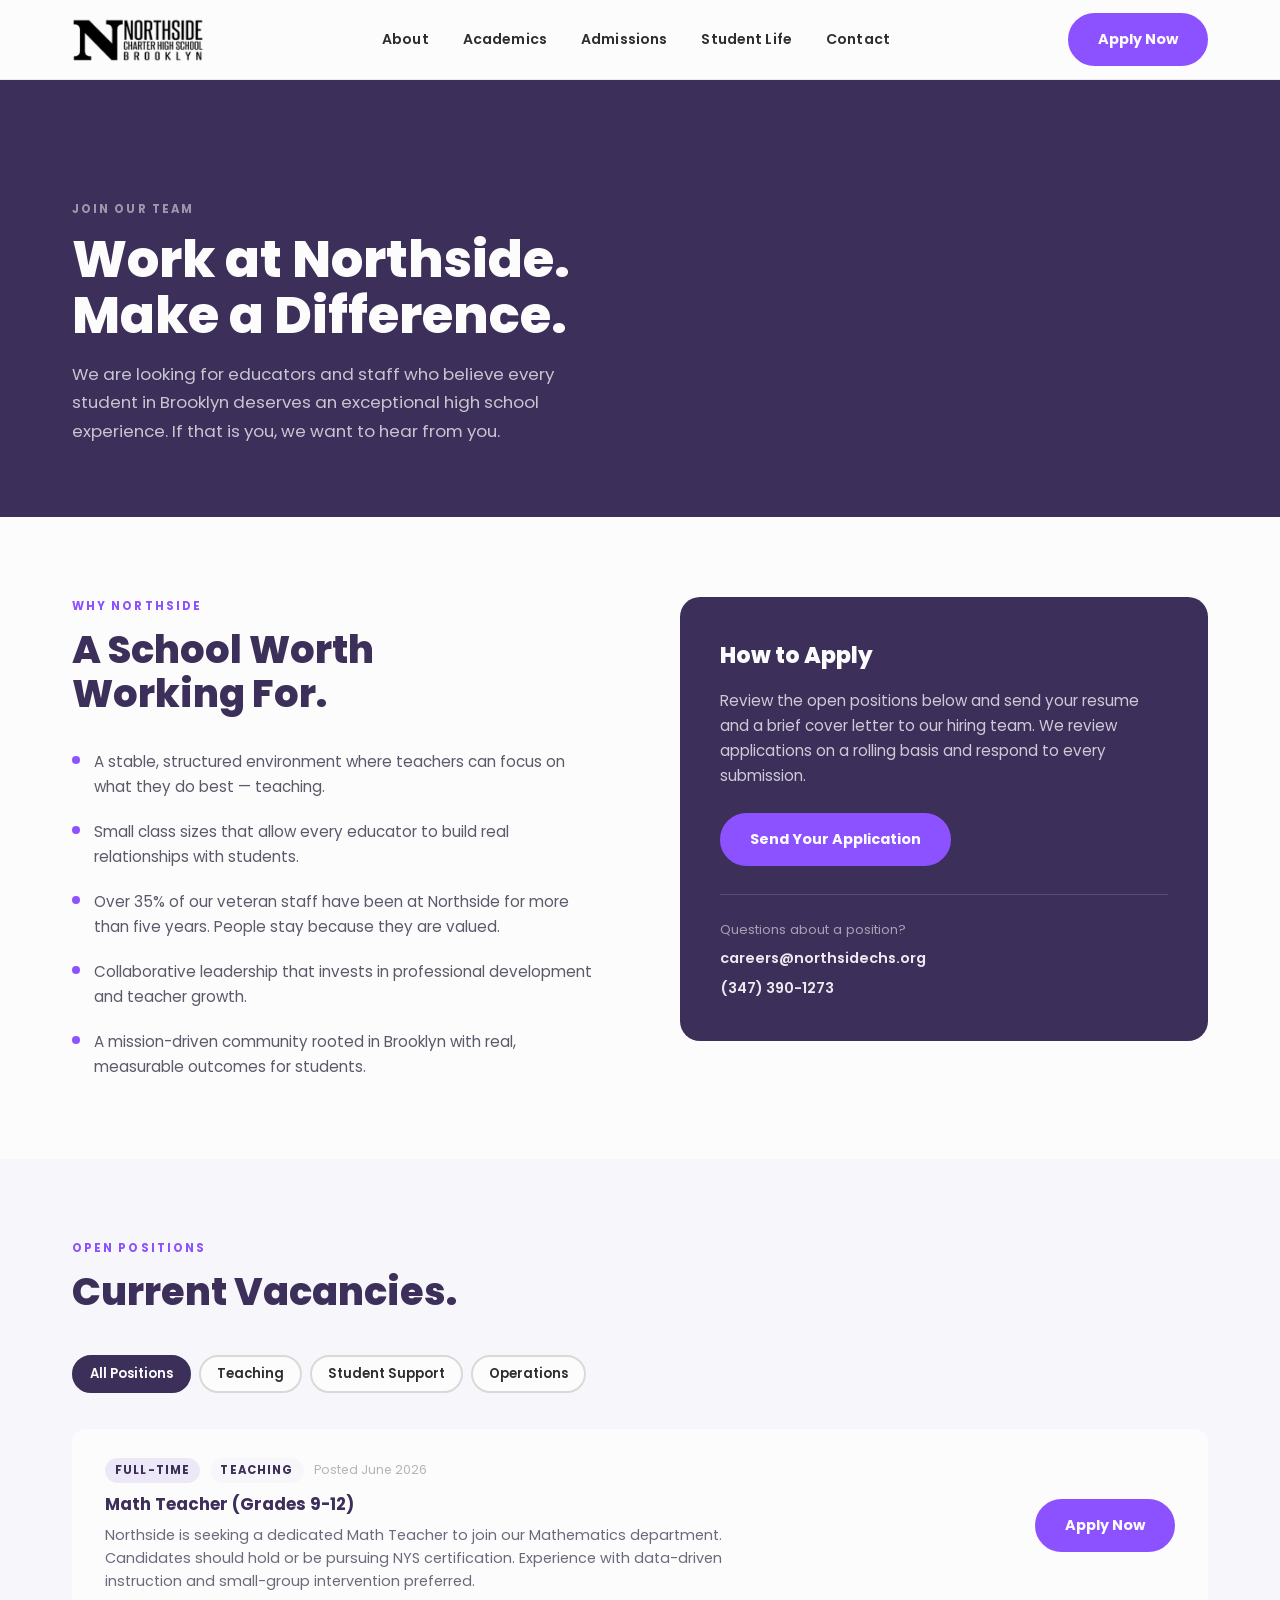
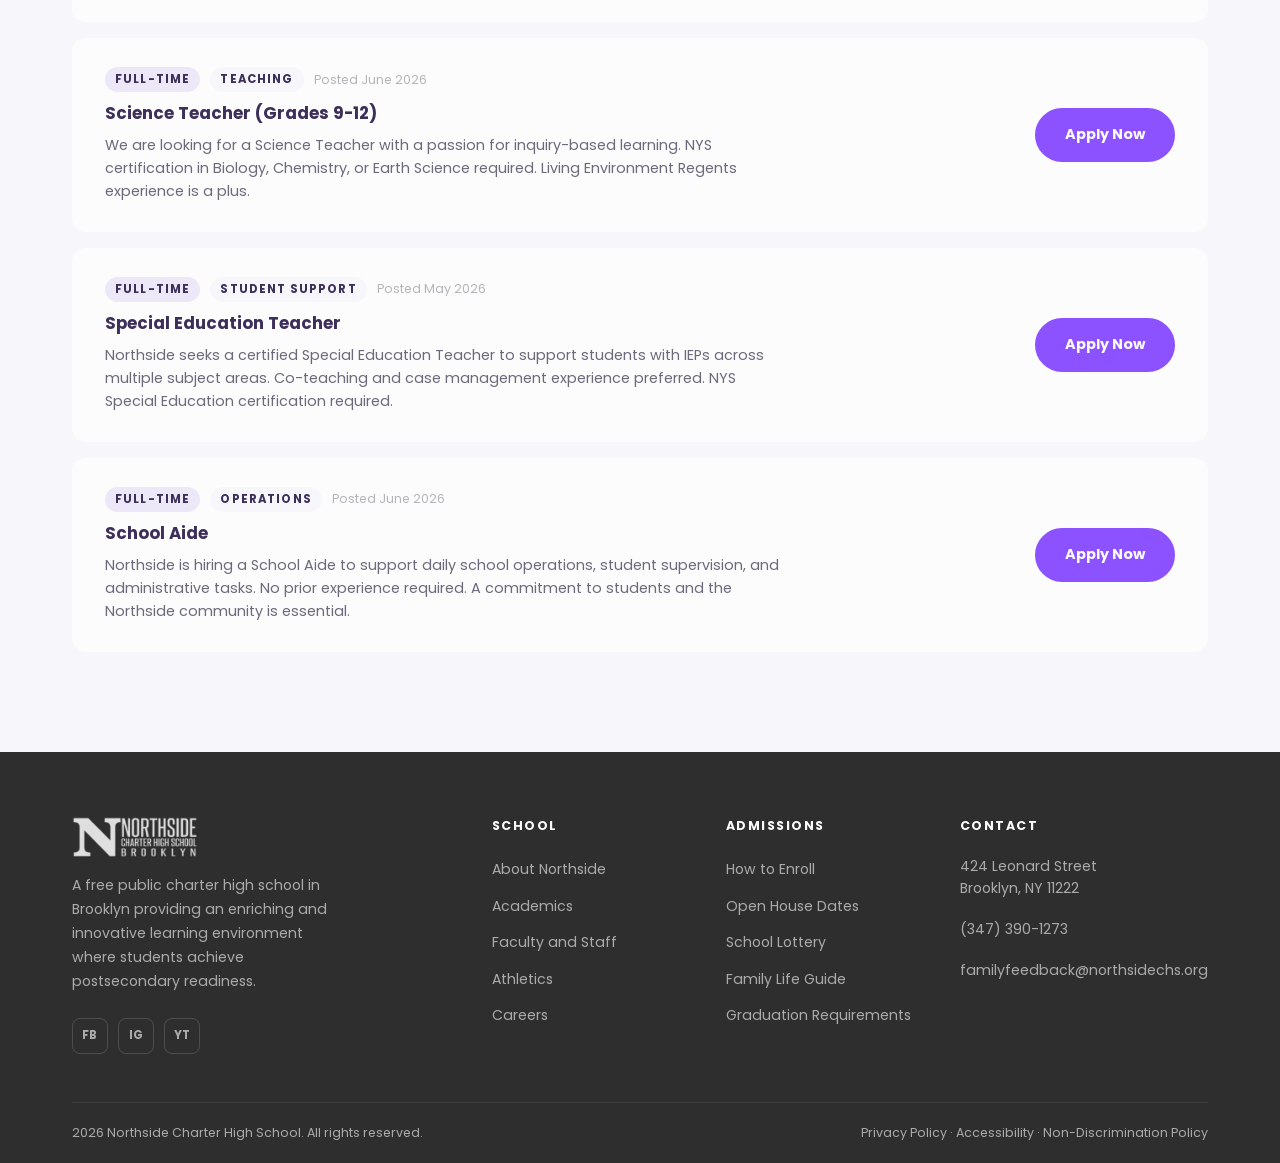
<file: careers.html>
<!DOCTYPE html>
<html lang="en">
<head>
  <meta charset="UTF-8">
  <meta name="viewport" content="width=device-width, initial-scale=1.0">
  <title>Careers · Northside Charter High School · Brooklyn, NY</title>
  <meta name="description" content="Join the team at Northside Charter High School. View open positions and apply to work with us in Brooklyn, NY.">
  <link rel="stylesheet" href="css/style.css">
  <style>
    .careers-intro {
      padding: 80px 0;
      background: var(--white);
    }

    .careers-intro .container {
      display: grid;
      grid-template-columns: 1fr 1fr;
      gap: 80px;
      align-items: start;
    }

    .careers-why {
      display: flex;
      flex-direction: column;
      gap: 20px;
      margin-top: 32px;
    }

    .careers-why-item {
      display: flex;
      gap: 14px;
      align-items: flex-start;
    }

    .why-dot {
      width: 8px;
      height: 8px;
      background: var(--violet);
      border-radius: 50%;
      margin-top: 7px;
      flex-shrink: 0;
    }

    .careers-why-item p {
      font-size: 0.95rem;
      color: #5a5a6a;
      line-height: 1.65;
    }

    .careers-apply-card {
      background: var(--purple);
      border-radius: 20px;
      padding: 40px;
    }

    .careers-apply-card h3 {
      font-size: 1.4rem;
      font-weight: 800;
      color: var(--white);
      margin-bottom: 14px;
    }

    .careers-apply-card p {
      font-size: 0.95rem;
      color: rgba(255,255,255,0.75);
      line-height: 1.65;
      margin-bottom: 24px;
    }

    .careers-apply-card .contact-line {
      display: flex;
      flex-direction: column;
      gap: 6px;
      margin-top: 28px;
      padding-top: 24px;
      border-top: 1px solid rgba(255,255,255,0.15);
    }

    .careers-apply-card .contact-line span {
      font-size: 0.82rem;
      color: rgba(255,255,255,0.55);
    }

    .careers-apply-card .contact-line a {
      font-size: 0.9rem;
      font-weight: 600;
      color: rgba(255,255,255,0.9);
    }

    /* Openings section */
    .openings {
      background: var(--off-white);
      padding: 80px 0 100px;
    }

    .openings-header {
      display: flex;
      align-items: flex-end;
      justify-content: space-between;
      margin-bottom: 40px;
      flex-wrap: wrap;
      gap: 20px;
    }

    .openings-filters {
      display: flex;
      flex-wrap: wrap;
      gap: 8px;
      margin-bottom: 36px;
    }

    .opening-filter {
      padding: 7px 16px;
      border-radius: 50px;
      font-family: var(--font);
      font-size: 0.82rem;
      font-weight: 600;
      cursor: pointer;
      border: 2px solid var(--light-gray);
      background: var(--white);
      color: var(--charcoal);
      transition: var(--transition);
    }

    .opening-filter:hover,
    .opening-filter.active {
      border-color: var(--purple);
      background: var(--purple);
      color: var(--white);
    }

    .openings-grid {
      display: flex;
      flex-direction: column;
      gap: 16px;
    }

    .job-card {
      background: var(--white);
      border-radius: 14px;
      padding: 28px 32px;
      display: grid;
      grid-template-columns: 1fr auto;
      gap: 20px;
      align-items: center;
      border: 1px solid transparent;
      transition: var(--transition);
    }

    .job-card:hover {
      border-color: rgba(140,82,255,0.2);
      box-shadow: 0 4px 20px rgba(60,47,89,0.07);
    }

    .job-card.hidden { display: none; }

    .job-meta {
      display: flex;
      align-items: center;
      gap: 10px;
      margin-bottom: 8px;
      flex-wrap: wrap;
    }

    .job-tag {
      font-size: 0.72rem;
      font-weight: 700;
      letter-spacing: 0.1em;
      text-transform: uppercase;
      padding: 3px 10px;
      border-radius: 50px;
      background: var(--off-white);
      color: var(--purple);
    }

    .job-tag.full-time { background: #ede8f8; color: var(--purple); }
    .job-tag.part-time { background: #fff3e0; color: #a05500; }

    .job-date {
      font-size: 0.78rem;
      color: var(--gray);
    }

    .job-card h3 {
      font-size: 1.05rem;
      font-weight: 700;
      color: var(--purple);
      margin-bottom: 6px;
    }

    .job-card p {
      font-size: 0.9rem;
      color: #6a6a7a;
      line-height: 1.6;
      max-width: 680px;
    }

    .job-actions {
      display: flex;
      flex-direction: column;
      gap: 10px;
      align-items: flex-end;
      flex-shrink: 0;
    }

    .no-openings {
      text-align: center;
      padding: 72px 0;
      display: none;
    }

    .no-openings strong {
      display: block;
      font-size: 1.1rem;
      font-weight: 700;
      color: var(--purple);
      margin-bottom: 8px;
    }

    .no-openings p {
      font-size: 0.95rem;
      color: #7a7a8a;
    }

    @media (max-width: 768px) {
      .careers-intro .container { grid-template-columns: 1fr; gap: 40px; }
      .job-card { grid-template-columns: 1fr; }
      .job-actions { align-items: flex-start; flex-direction: row; }
    }
  </style>
</head>
<body>

  <!-- NAVIGATION -->
  <nav class="nav" id="nav">
    <div class="container nav-inner">
      <a href="index.html" class="nav-logo">
        <img src="images/logo-northside.png" alt="Northside Charter High School">
      </a>
      <ul class="nav-links">
        <li>
          <a href="about.html">About</a>
          <ul class="dropdown">
            <li><a href="about.html">About Northside</a></li>
            <li><a href="faculty.html">Faculty and Staff</a></li>
            <li><a href="careers.html">Careers</a></li>
          </ul>
        </li>
        <li>
          <a href="academics-approach.html">Academics</a>
          <ul class="dropdown">
            <li><a href="academics-approach.html">Our Approach</a></li>
            <li><a href="academics-healthcare.html">Healthcare Pathway</a></li>
            <li><a href="academics-graduation.html">Graduation Requirements</a></li>
          </ul>
        </li>
        <li><a href="admissions.html">Admissions</a></li>
        <li>
          <a href="#">Student Life</a>
          <ul class="dropdown">
            <li><a href="#">Athletics</a></li>
            <li><a href="#">Clubs and Organizations</a></li>
          </ul>
        </li>
        <li><a href="#">Contact</a></li>
      </ul>
      <div class="nav-actions">
        <a href="https://nschs.schoolmint.net/signup" class="btn btn-primary" target="_blank" rel="noopener">Apply Now</a>
      </div>
      <button class="nav-hamburger" aria-label="Open menu">
        <span></span><span></span><span></span>
      </button>
    </div>
  </nav>

  <!-- PAGE HERO -->
  <section class="page-hero">
    <div class="container">
      <span class="section-label">Join Our Team</span>
      <h1>Work at Northside.<br>Make a Difference.</h1>
      <p>
        We are looking for educators and staff who believe every student in Brooklyn
        deserves an exceptional high school experience. If that is you, we want to hear from you.
      </p>
    </div>
  </section>

  <!-- WHY NORTHSIDE + HOW TO APPLY -->
  <section class="careers-intro">
    <div class="container">
      <div>
        <span class="section-label">Why Northside</span>
        <h2 class="section-title">A School Worth<br>Working For.</h2>
        <div class="careers-why">
          <div class="careers-why-item">
            <div class="why-dot"></div>
            <p>A stable, structured environment where teachers can focus on what they do best — teaching.</p>
          </div>
          <div class="careers-why-item">
            <div class="why-dot"></div>
            <p>Small class sizes that allow every educator to build real relationships with students.</p>
          </div>
          <div class="careers-why-item">
            <div class="why-dot"></div>
            <p>Over 35% of our veteran staff have been at Northside for more than five years. People stay because they are valued.</p>
          </div>
          <div class="careers-why-item">
            <div class="why-dot"></div>
            <p>Collaborative leadership that invests in professional development and teacher growth.</p>
          </div>
          <div class="careers-why-item">
            <div class="why-dot"></div>
            <p>A mission-driven community rooted in Brooklyn with real, measurable outcomes for students.</p>
          </div>
        </div>
      </div>
      <div class="careers-apply-card">
        <h3>How to Apply</h3>
        <p>
          Review the open positions below and send your resume and a brief cover letter to our hiring team.
          We review applications on a rolling basis and respond to every submission.
        </p>
        <a href="mailto:careers@northsidechs.org" class="btn btn-primary">Send Your Application</a>
        <div class="contact-line">
          <span>Questions about a position?</span>
          <a href="mailto:careers@northsidechs.org">careers@northsidechs.org</a>
          <a href="tel:3473901273">(347) 390-1273</a>
        </div>
      </div>
    </div>
  </section>

  <!-- OPEN POSITIONS -->
  <section class="openings">
    <div class="container">
      <div class="openings-header">
        <div>
          <span class="section-label">Open Positions</span>
          <h2 class="section-title" style="margin-bottom: 0;">Current Vacancies.</h2>
        </div>
      </div>

      <div class="openings-filters">
        <button class="opening-filter active" data-dept="all">All Positions</button>
        <button class="opening-filter" data-dept="teaching">Teaching</button>
        <button class="opening-filter" data-dept="support">Student Support</button>
        <button class="opening-filter" data-dept="ops">Operations</button>
      </div>

      <div class="openings-grid" id="openings-grid">

        <div class="job-card" data-dept="teaching">
          <div class="job-body">
            <div class="job-meta">
              <span class="job-tag full-time">Full-Time</span>
              <span class="job-tag">Teaching</span>
              <span class="job-date">Posted June 2026</span>
            </div>
            <h3>Math Teacher (Grades 9-12)</h3>
            <p>
              Northside is seeking a dedicated Math Teacher to join our Mathematics department.
              Candidates should hold or be pursuing NYS certification. Experience with data-driven
              instruction and small-group intervention preferred.
            </p>
          </div>
          <div class="job-actions">
            <a href="mailto:careers@northsidechs.org?subject=Application: Math Teacher" class="btn btn-primary">Apply Now</a>
          </div>
        </div>

        <div class="job-card" data-dept="teaching">
          <div class="job-body">
            <div class="job-meta">
              <span class="job-tag full-time">Full-Time</span>
              <span class="job-tag">Teaching</span>
              <span class="job-date">Posted June 2026</span>
            </div>
            <h3>Science Teacher (Grades 9-12)</h3>
            <p>
              We are looking for a Science Teacher with a passion for inquiry-based learning.
              NYS certification in Biology, Chemistry, or Earth Science required. Living Environment
              Regents experience is a plus.
            </p>
          </div>
          <div class="job-actions">
            <a href="mailto:careers@northsidechs.org?subject=Application: Science Teacher" class="btn btn-primary">Apply Now</a>
          </div>
        </div>

        <div class="job-card" data-dept="support">
          <div class="job-body">
            <div class="job-meta">
              <span class="job-tag full-time">Full-Time</span>
              <span class="job-tag">Student Support</span>
              <span class="job-date">Posted May 2026</span>
            </div>
            <h3>Special Education Teacher</h3>
            <p>
              Northside seeks a certified Special Education Teacher to support students with IEPs
              across multiple subject areas. Co-teaching and case management experience preferred.
              NYS Special Education certification required.
            </p>
          </div>
          <div class="job-actions">
            <a href="mailto:careers@northsidechs.org?subject=Application: Special Education Teacher" class="btn btn-primary">Apply Now</a>
          </div>
        </div>

        <div class="job-card" data-dept="ops">
          <div class="job-body">
            <div class="job-meta">
              <span class="job-tag full-time">Full-Time</span>
              <span class="job-tag">Operations</span>
              <span class="job-date">Posted June 2026</span>
            </div>
            <h3>School Aide</h3>
            <p>
              Northside is hiring a School Aide to support daily school operations, student supervision,
              and administrative tasks. No prior experience required. A commitment to students and
              the Northside community is essential.
            </p>
          </div>
          <div class="job-actions">
            <a href="mailto:careers@northsidechs.org?subject=Application: School Aide" class="btn btn-primary">Apply Now</a>
          </div>
        </div>

      </div>

      <div class="no-openings" id="no-openings">
        <strong>No current openings in this category.</strong>
        <p>Check back soon or send a general inquiry to <a href="mailto:careers@northsidechs.org" style="color:var(--violet);">careers@northsidechs.org</a>.</p>
      </div>

    </div>
  </section>

  <!-- FOOTER -->
  <footer class="footer">
    <div class="container">
      <div class="footer-top">
        <div class="footer-brand">
          <img src="images/logo-northside.png" alt="Northside Charter High School">
          <p>A free public charter high school in Brooklyn providing an enriching and innovative learning environment where students achieve postsecondary readiness.</p>
          <div class="footer-social">
            <a href="#" aria-label="Facebook">FB</a>
            <a href="#" aria-label="Instagram">IG</a>
            <a href="#" aria-label="YouTube">YT</a>
          </div>
        </div>
        <div class="footer-col">
          <h4>School</h4>
          <ul>
            <li><a href="about.html">About Northside</a></li>
            <li><a href="#">Academics</a></li>
            <li><a href="faculty.html">Faculty and Staff</a></li>
            <li><a href="#">Athletics</a></li>
            <li><a href="careers.html">Careers</a></li>
          </ul>
        </div>
        <div class="footer-col">
          <h4>Admissions</h4>
          <ul>
            <li><a href="admissions.html">How to Enroll</a></li>
            <li><a href="admissions.html#open-house">Open House Dates</a></li>
            <li><a href="#">School Lottery</a></li>
            <li><a href="#">Family Life Guide</a></li>
            <li><a href="#">Graduation Requirements</a></li>
          </ul>
        </div>
        <div class="footer-col">
          <h4>Contact</h4>
          <ul class="footer-contact">
            <li>424 Leonard Street<br>Brooklyn, NY 11222</li>
            <li>(347) 390-1273</li>
            <li>familyfeedback@northsidechs.org</li>
          </ul>
        </div>
      </div>
      <div class="footer-bottom">
        <span>2026 Northside Charter High School. All rights reserved.</span>
        <span>Privacy Policy · Accessibility · Non-Discrimination Policy</span>
      </div>
    </div>
  </footer>

  <script>
    const nav = document.getElementById('nav');
    window.addEventListener('scroll', () => {
      nav.classList.toggle('scrolled', window.scrollY > 20);
    });

    const filters = document.querySelectorAll('.opening-filter');
    filters.forEach(btn => {
      btn.addEventListener('click', () => {
        filters.forEach(b => b.classList.remove('active'));
        btn.classList.add('active');
        const selected = btn.dataset.dept;
        const cards = document.querySelectorAll('.job-card');
        let anyVisible = false;
        cards.forEach(card => {
          const show = selected === 'all' || card.dataset.dept === selected;
          card.classList.toggle('hidden', !show);
          if (show) anyVisible = true;
        });
        document.getElementById('no-openings').style.display = anyVisible ? 'none' : 'block';
      });
    });
  </script>

</body>
</html>
</file>
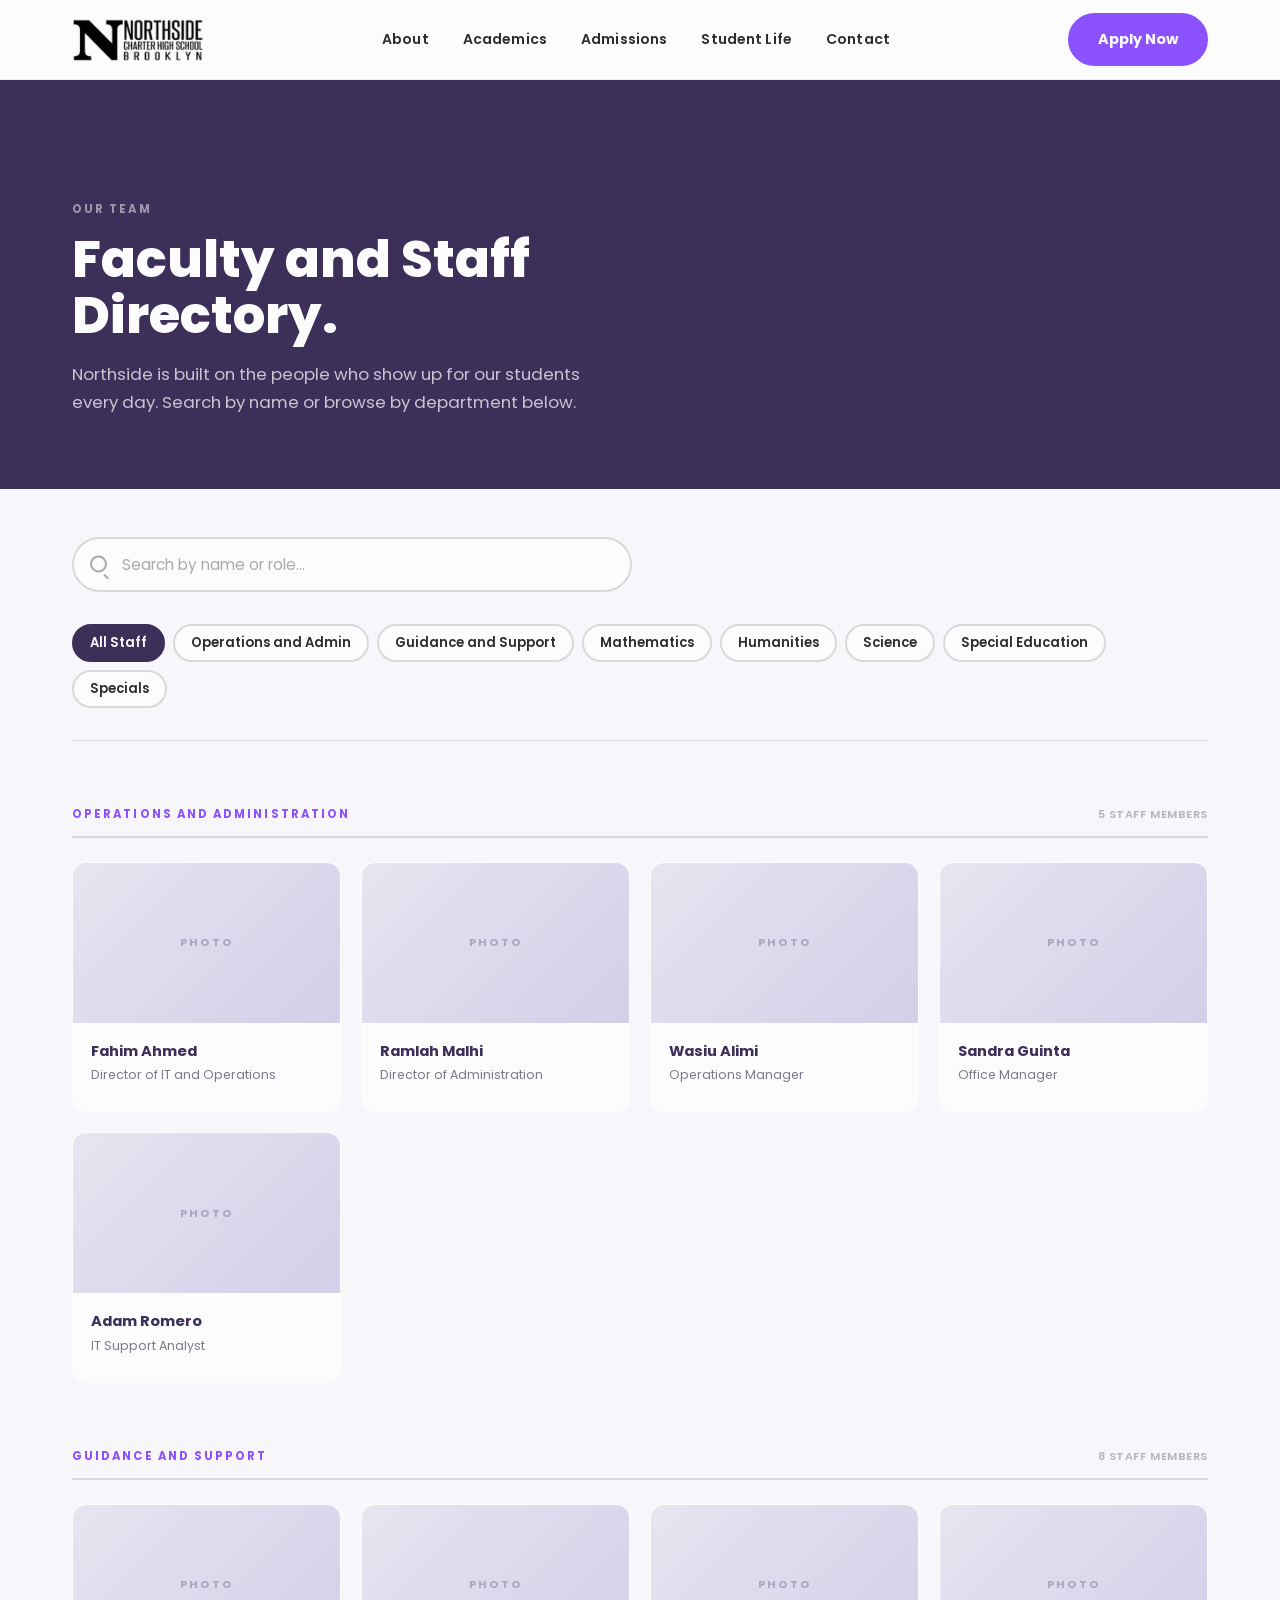
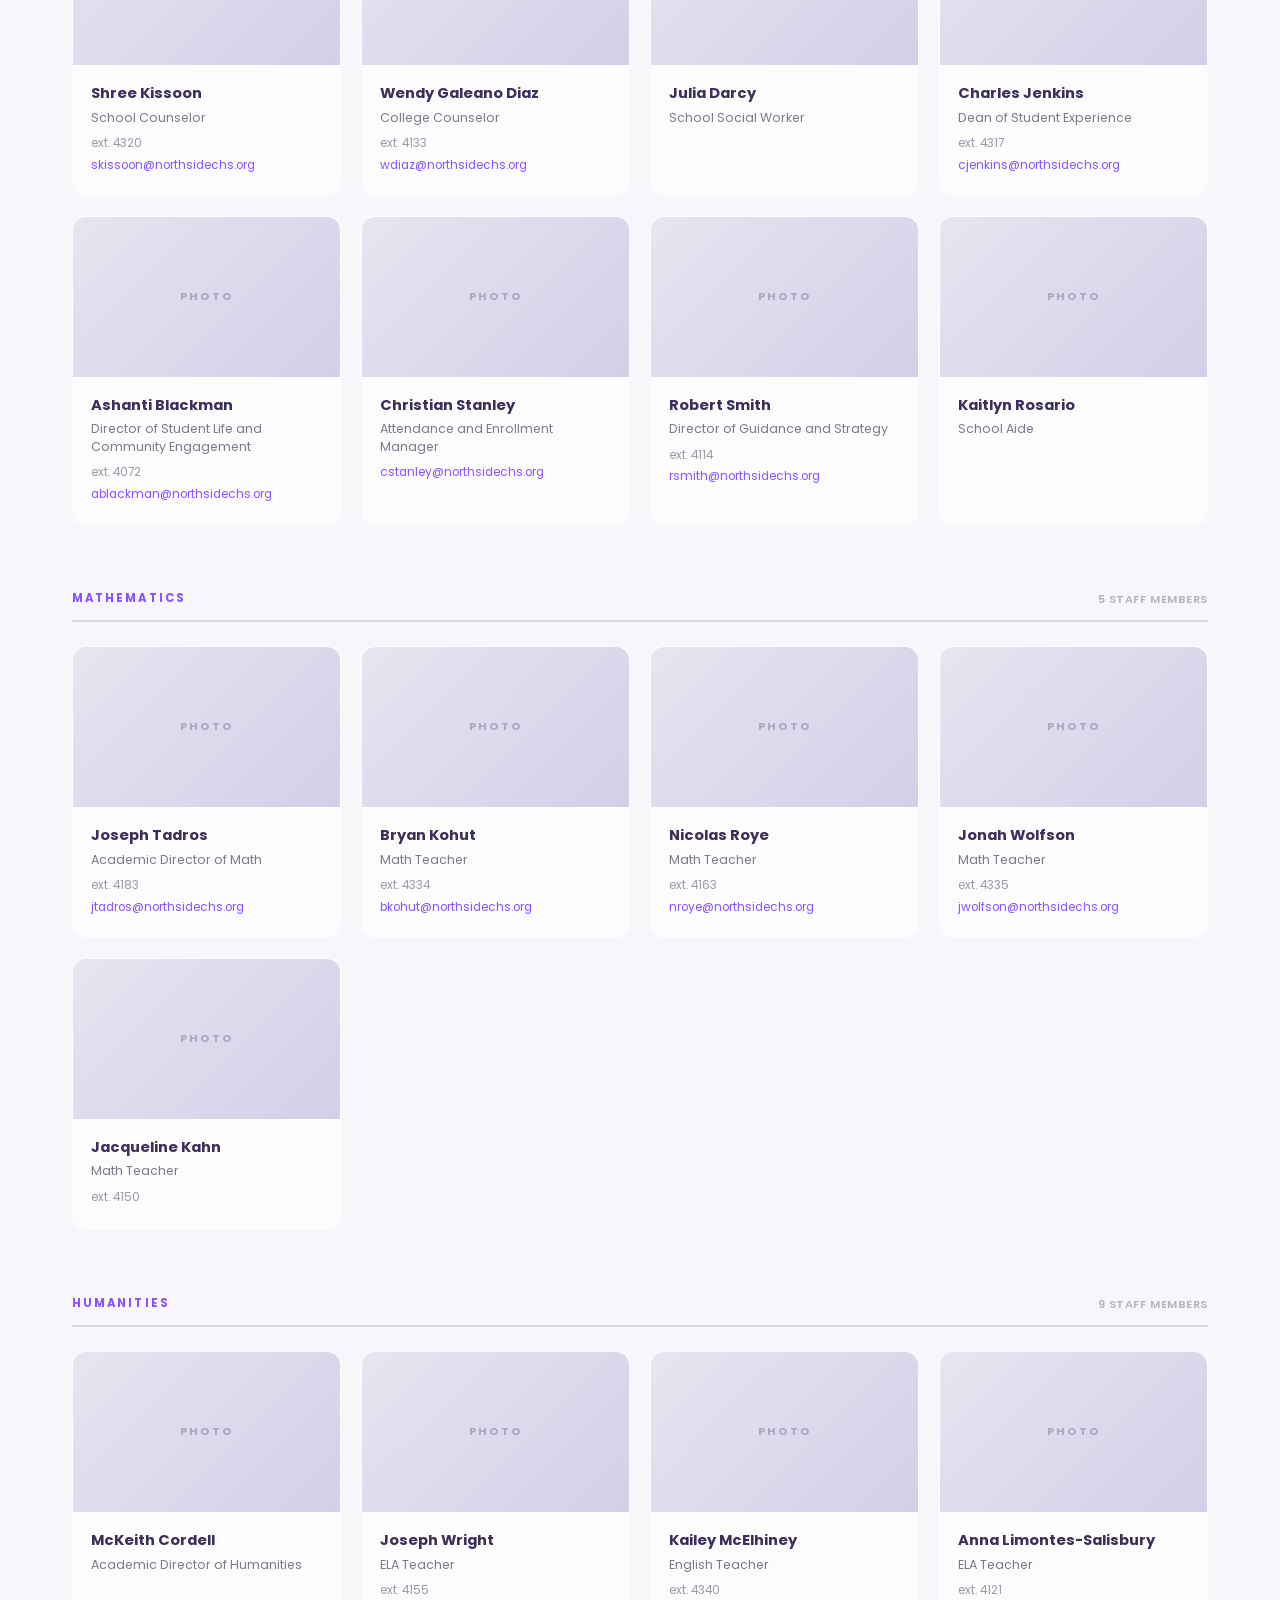
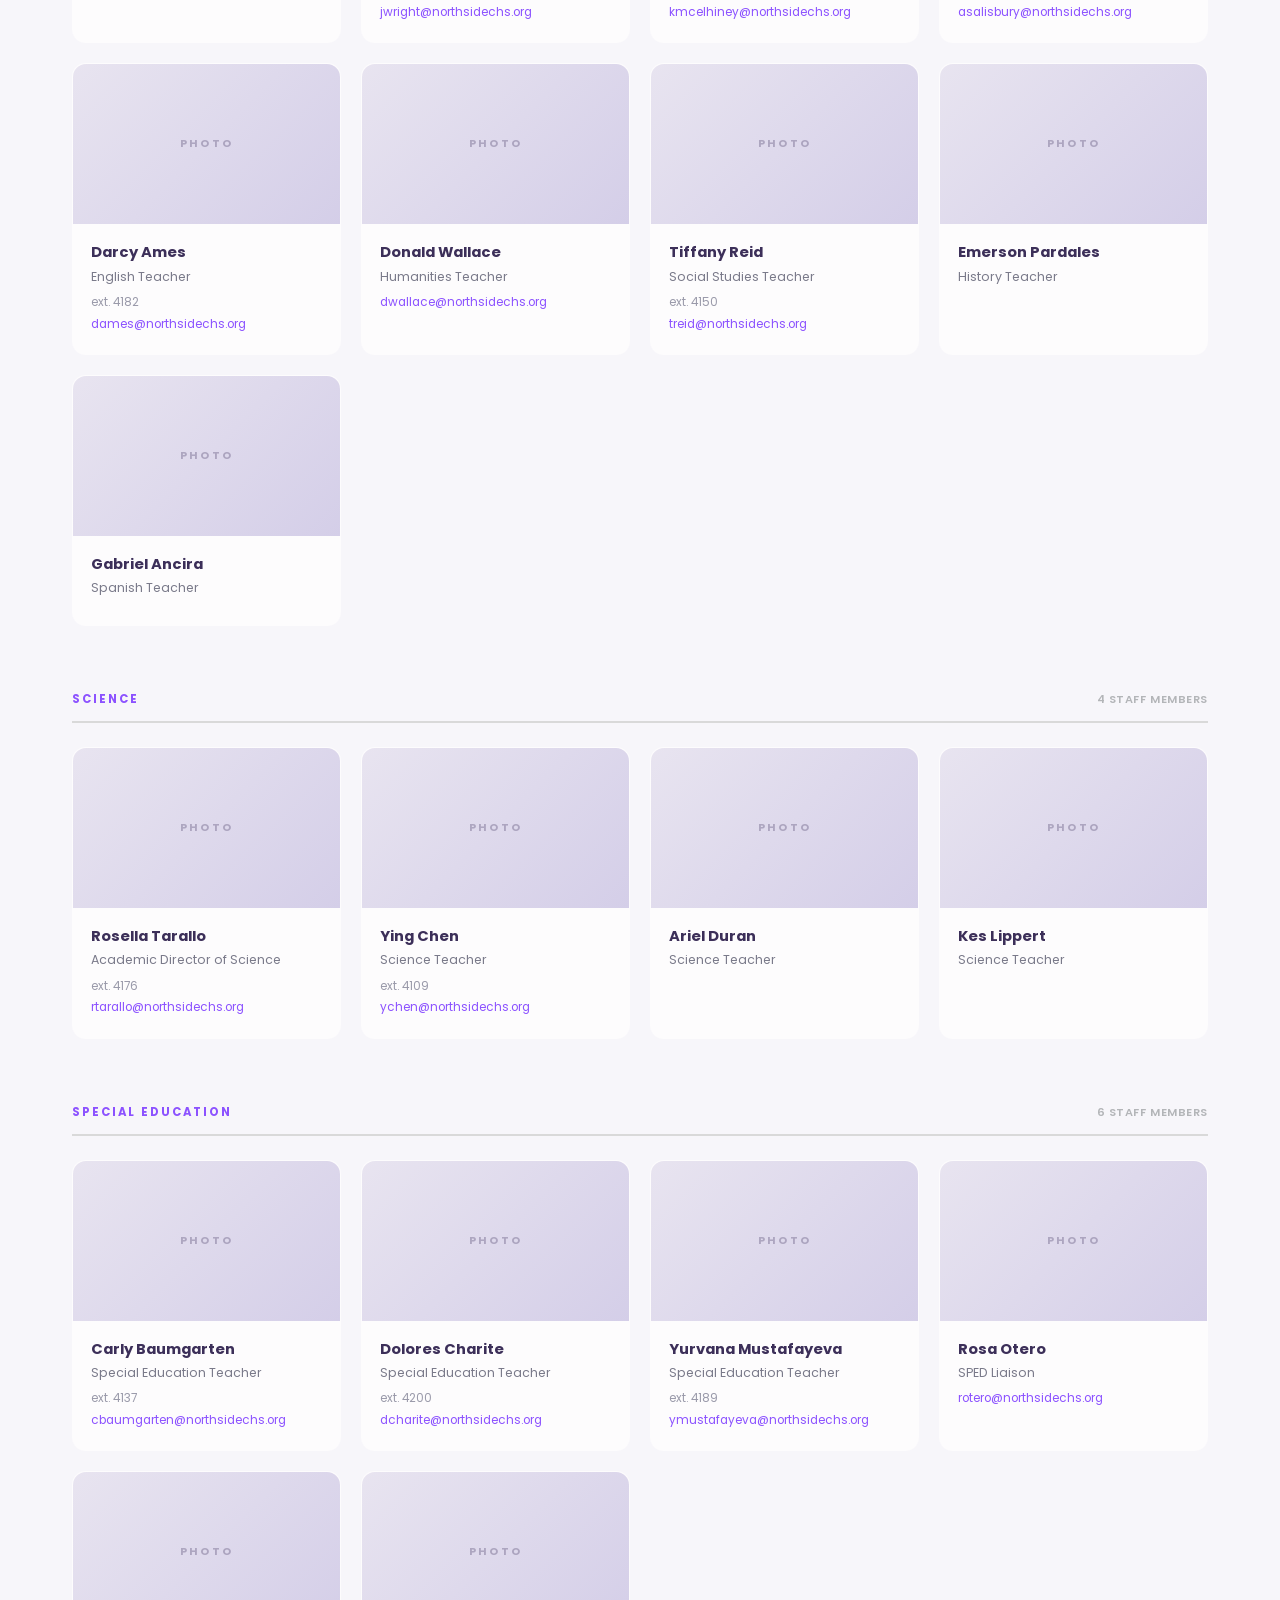
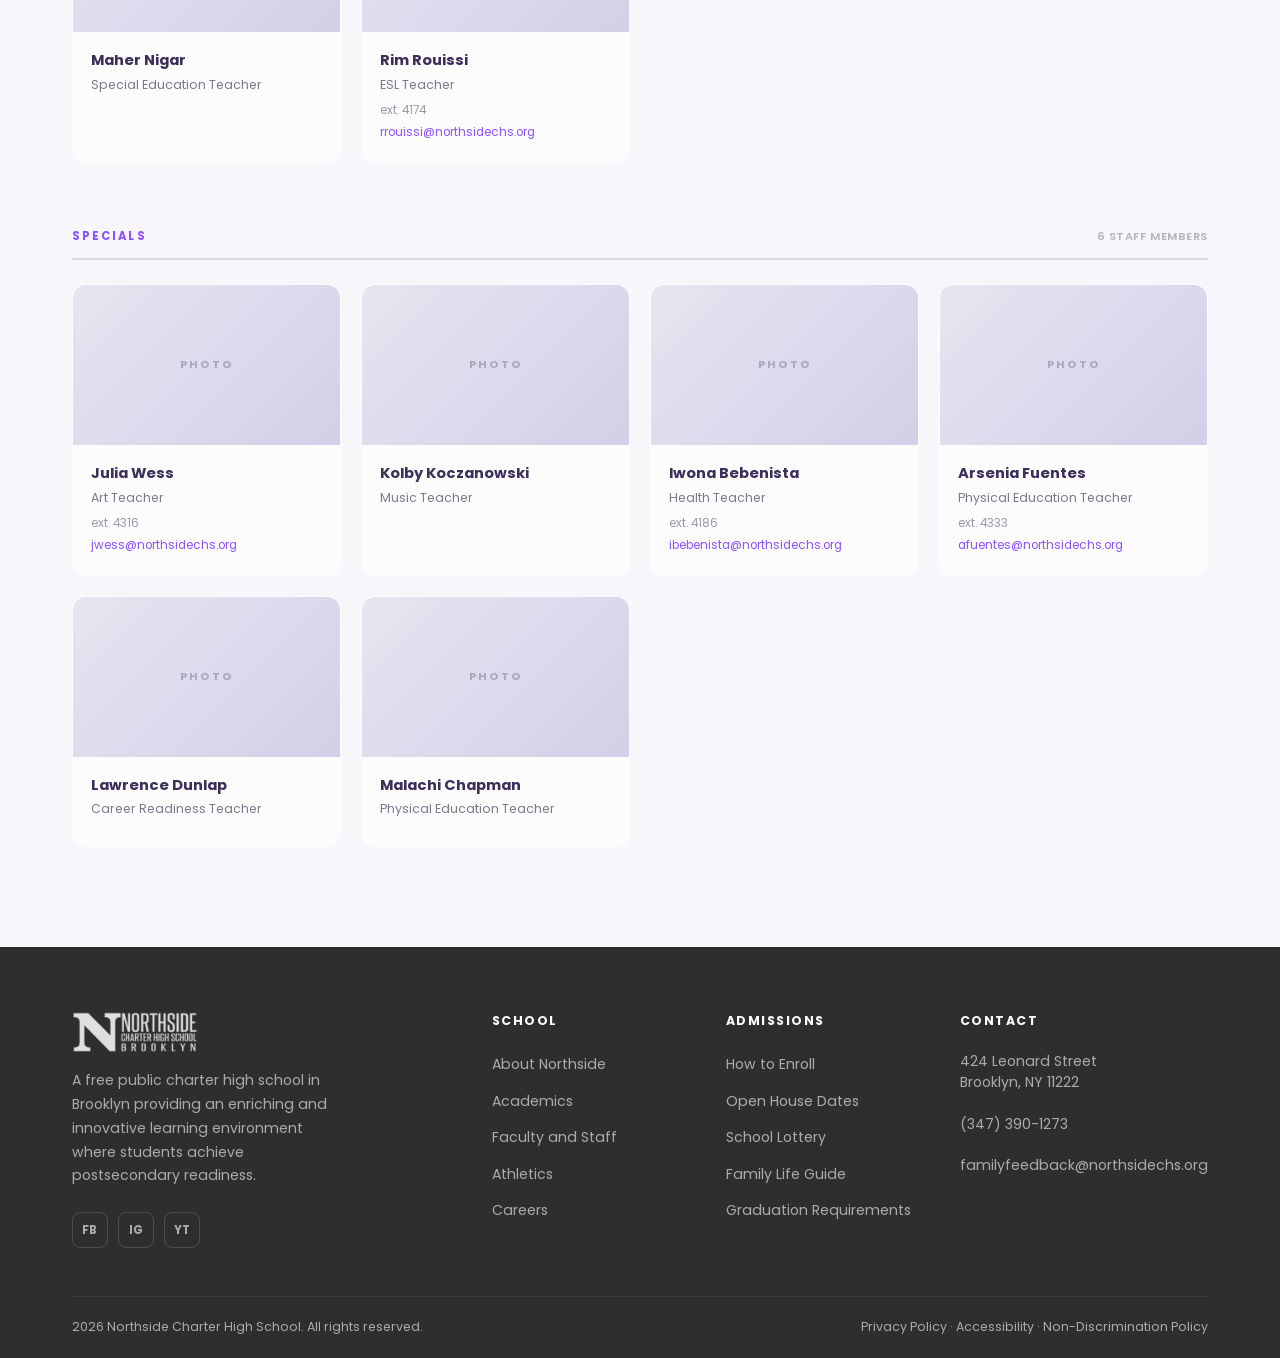
<file: faculty.html>
<!DOCTYPE html>
<html lang="en">
<head>
  <meta charset="UTF-8">
  <meta name="viewport" content="width=device-width, initial-scale=1.0">
  <title>Faculty and Staff · Northside Charter High School · Brooklyn, NY</title>
  <meta name="description" content="Meet the faculty and staff of Northside Charter High School. Search by name or browse by department.">
  <link rel="stylesheet" href="css/style.css">
  <style>
    .directory-controls {
      padding: 48px 0 0;
      background: var(--off-white);
    }

    .search-bar {
      position: relative;
      max-width: 560px;
      margin-bottom: 32px;
    }

    .search-bar input {
      width: 100%;
      padding: 14px 20px 14px 48px;
      border: 2px solid var(--light-gray);
      border-radius: 50px;
      font-family: var(--font);
      font-size: 0.95rem;
      color: var(--charcoal);
      background: var(--white);
      outline: none;
      transition: border-color var(--transition);
    }

    .search-bar input:focus { border-color: var(--violet); }
    .search-bar input::placeholder { color: #aaa; }

    .search-icon {
      position: absolute;
      left: 18px;
      top: 50%;
      transform: translateY(-50%);
      width: 17px;
      height: 17px;
      border: 2px solid #aaa;
      border-radius: 50%;
      pointer-events: none;
    }

    .search-icon::after {
      content: '';
      position: absolute;
      bottom: -5px;
      right: -5px;
      width: 6px;
      height: 2px;
      background: #aaa;
      transform: rotate(45deg);
      transform-origin: left;
    }

    .dept-filters {
      display: flex;
      flex-wrap: wrap;
      gap: 8px;
      padding-bottom: 32px;
      border-bottom: 1px solid var(--light-gray);
    }

    .dept-filter {
      padding: 7px 16px;
      border-radius: 50px;
      font-family: var(--font);
      font-size: 0.82rem;
      font-weight: 600;
      cursor: pointer;
      border: 2px solid var(--light-gray);
      background: var(--white);
      color: var(--charcoal);
      transition: var(--transition);
    }

    .dept-filter:hover,
    .dept-filter.active {
      border-color: var(--purple);
      background: var(--purple);
      color: var(--white);
    }

    .directory-body {
      background: var(--off-white);
      padding: 0 0 100px;
    }

    .dept-section { padding-top: 64px; }
    .dept-section.hidden { display: none; }

    .dept-title {
      font-size: 0.72rem;
      font-weight: 700;
      letter-spacing: 0.18em;
      text-transform: uppercase;
      color: var(--violet);
      margin-bottom: 24px;
      padding-bottom: 12px;
      border-bottom: 2px solid var(--light-gray);
      display: flex;
      align-items: center;
      justify-content: space-between;
    }

    .dept-count {
      font-size: 0.7rem;
      font-weight: 600;
      color: var(--gray);
      letter-spacing: 0.05em;
    }

    .staff-grid {
      display: grid;
      grid-template-columns: repeat(4, 1fr);
      gap: 20px;
    }

    .staff-card {
      background: var(--white);
      border-radius: 14px;
      overflow: hidden;
      border: 1px solid transparent;
      transition: var(--transition);
    }

    .staff-card.hidden { display: none; }

    .staff-card:hover {
      border-color: rgba(140,82,255,0.2);
      box-shadow: 0 8px 24px rgba(60,47,89,0.08);
    }

    .staff-photo { height: 160px; }
    .staff-photo .img-placeholder { height: 100%; }

    .staff-info { padding: 16px 18px 20px; }

    .staff-info h4 {
      font-size: 0.92rem;
      font-weight: 700;
      color: var(--purple);
      margin-bottom: 3px;
    }

    .staff-role {
      font-size: 0.78rem;
      color: #7a7a8a;
      display: block;
      margin-bottom: 8px;
      line-height: 1.4;
    }

    .staff-contact {
      font-size: 0.74rem;
      color: var(--violet);
      display: block;
      transition: color var(--transition);
      word-break: break-all;
    }

    .staff-contact:hover { color: var(--purple); }

    .staff-ext {
      font-size: 0.74rem;
      color: #9a9aaa;
      display: block;
      margin-bottom: 2px;
    }

    .no-results {
      text-align: center;
      padding: 64px 0;
      display: none;
    }

    .no-results strong {
      display: block;
      font-size: 1.2rem;
      font-weight: 700;
      color: var(--purple);
      margin-bottom: 8px;
    }

    .no-results p { font-size: 1rem; color: #7a7a8a; }

    @media (max-width: 1024px) { .staff-grid { grid-template-columns: repeat(3, 1fr); } }
    @media (max-width: 768px)  { .staff-grid { grid-template-columns: repeat(2, 1fr); } }
    @media (max-width: 480px)  { .staff-grid { grid-template-columns: 1fr; } }
  </style>
</head>
<body>

  <!-- NAVIGATION -->
  <nav class="nav" id="nav">
    <div class="container nav-inner">
      <a href="index.html" class="nav-logo">
        <img src="images/logo-northside.png" alt="Northside Charter High School">
      </a>
      <ul class="nav-links">
        <li>
          <a href="about.html">About</a>
          <ul class="dropdown">
            <li><a href="about.html">About Northside</a></li>
            <li><a href="faculty.html">Faculty and Staff</a></li>
            <li><a href="careers.html">Careers</a></li>
          </ul>
        </li>
        <li>
          <a href="academics-approach.html">Academics</a>
          <ul class="dropdown">
            <li><a href="academics-approach.html">Our Approach</a></li>
            <li><a href="academics-healthcare.html">Healthcare Pathway</a></li>
            <li><a href="academics-graduation.html">Graduation Requirements</a></li>
          </ul>
        </li>
        <li><a href="admissions.html">Admissions</a></li>
        <li>
          <a href="#">Student Life</a>
          <ul class="dropdown">
            <li><a href="#">Athletics</a></li>
            <li><a href="#">Clubs and Organizations</a></li>
          </ul>
        </li>
        <li><a href="#">Contact</a></li>
      </ul>
      <div class="nav-actions">
        <a href="https://nschs.schoolmint.net/signup" class="btn btn-primary" target="_blank" rel="noopener">Apply Now</a>
      </div>
      <button class="nav-hamburger" aria-label="Open menu">
        <span></span><span></span><span></span>
      </button>
    </div>
  </nav>

  <!-- PAGE HERO -->
  <section class="page-hero">
    <div class="container">
      <span class="section-label">Our Team</span>
      <h1>Faculty and Staff<br>Directory.</h1>
      <p>
        Northside is built on the people who show up for our students every day.
        Search by name or browse by department below.
      </p>
    </div>
  </section>

  <!-- SEARCH AND FILTERS -->
  <div class="directory-controls">
    <div class="container">
      <div class="search-bar">
        <div class="search-icon"></div>
        <input type="text" id="search-input" placeholder="Search by name or role..." autocomplete="off">
      </div>
      <div class="dept-filters" id="dept-filters">
        <button class="dept-filter active" data-dept="all">All Staff</button>
        <button class="dept-filter" data-dept="ops">Operations and Admin</button>
        <button class="dept-filter" data-dept="guidance">Guidance and Support</button>
        <button class="dept-filter" data-dept="math">Mathematics</button>
        <button class="dept-filter" data-dept="humanities">Humanities</button>
        <button class="dept-filter" data-dept="science">Science</button>
        <button class="dept-filter" data-dept="sped">Special Education</button>
        <button class="dept-filter" data-dept="specials">Specials</button>
      </div>
    </div>
  </div>

  <!-- DIRECTORY -->
  <div class="directory-body">
    <div class="container">

      <div class="no-results" id="no-results">
        <strong>No results found.</strong>
        <p>Try a different name or clear the search to browse all staff.</p>
      </div>

      <!-- Operations and Administration -->
      <div class="dept-section" data-dept="ops">
        <div class="dept-title">
          Operations and Administration
          <span class="dept-count">5 staff members</span>
        </div>
        <div class="staff-grid">

          <div class="staff-card" data-name="fahim ahmed" data-role="director of it and operations">
            <div class="staff-photo"><div class="img-placeholder"></div></div>
            <div class="staff-info">
              <h4>Fahim Ahmed</h4>
              <span class="staff-role">Director of IT and Operations</span>
            </div>
          </div>

          <div class="staff-card" data-name="ramlah malhi" data-role="director of administration">
            <div class="staff-photo"><div class="img-placeholder"></div></div>
            <div class="staff-info">
              <h4>Ramlah Malhi</h4>
              <span class="staff-role">Director of Administration</span>
            </div>
          </div>

          <div class="staff-card" data-name="wasiu alimi" data-role="operations manager">
            <div class="staff-photo"><div class="img-placeholder"></div></div>
            <div class="staff-info">
              <h4>Wasiu Alimi</h4>
              <span class="staff-role">Operations Manager</span>
            </div>
          </div>

          <div class="staff-card" data-name="sandra guinta" data-role="office manager">
            <div class="staff-photo"><div class="img-placeholder"></div></div>
            <div class="staff-info">
              <h4>Sandra Guinta</h4>
              <span class="staff-role">Office Manager</span>
            </div>
          </div>

          <div class="staff-card" data-name="adam romero" data-role="it support analyst">
            <div class="staff-photo"><div class="img-placeholder"></div></div>
            <div class="staff-info">
              <h4>Adam Romero</h4>
              <span class="staff-role">IT Support Analyst</span>
            </div>
          </div>

        </div>
      </div>

      <!-- Guidance and Support -->
      <div class="dept-section" data-dept="guidance">
        <div class="dept-title">
          Guidance and Support
          <span class="dept-count">8 staff members</span>
        </div>
        <div class="staff-grid">

          <div class="staff-card" data-name="shree kissoon" data-role="school counselor guidance counselling">
            <div class="staff-photo"><div class="img-placeholder"></div></div>
            <div class="staff-info">
              <h4>Shree Kissoon</h4>
              <span class="staff-role">School Counselor</span>
              <span class="staff-ext">ext. 4320</span>
              <a class="staff-contact" href="mailto:skissoon@northsidechs.org">skissoon@northsidechs.org</a>
            </div>
          </div>

          <div class="staff-card" data-name="wendy galeano diaz" data-role="college counselor guidance college">
            <div class="staff-photo"><div class="img-placeholder"></div></div>
            <div class="staff-info">
              <h4>Wendy Galeano Diaz</h4>
              <span class="staff-role">College Counselor</span>
              <span class="staff-ext">ext. 4133</span>
              <a class="staff-contact" href="mailto:wdiaz@northsidechs.org">wdiaz@northsidechs.org</a>
            </div>
          </div>

          <div class="staff-card" data-name="julia darcy" data-role="school social worker">
            <div class="staff-photo"><div class="img-placeholder"></div></div>
            <div class="staff-info">
              <h4>Julia Darcy</h4>
              <span class="staff-role">School Social Worker</span>
            </div>
          </div>

          <div class="staff-card" data-name="charles jenkins" data-role="dean of student experience student services">
            <div class="staff-photo"><div class="img-placeholder"></div></div>
            <div class="staff-info">
              <h4>Charles Jenkins</h4>
              <span class="staff-role">Dean of Student Experience</span>
              <span class="staff-ext">ext. 4317</span>
              <a class="staff-contact" href="mailto:cjenkins@northsidechs.org">cjenkins@northsidechs.org</a>
            </div>
          </div>

          <div class="staff-card" data-name="ashanti blackman" data-role="director of student life community engagement">
            <div class="staff-photo"><div class="img-placeholder"></div></div>
            <div class="staff-info">
              <h4>Ashanti Blackman</h4>
              <span class="staff-role">Director of Student Life and Community Engagement</span>
              <span class="staff-ext">ext. 4072</span>
              <a class="staff-contact" href="mailto:ablackman@northsidechs.org">ablackman@northsidechs.org</a>
            </div>
          </div>

          <div class="staff-card" data-name="christian stanley" data-role="attendance enrollment manager">
            <div class="staff-photo"><div class="img-placeholder"></div></div>
            <div class="staff-info">
              <h4>Christian Stanley</h4>
              <span class="staff-role">Attendance and Enrollment Manager</span>
              <a class="staff-contact" href="mailto:cstanley@northsidechs.org">cstanley@northsidechs.org</a>
            </div>
          </div>

          <div class="staff-card" data-name="robert smith" data-role="director of guidance and strategy">
            <div class="staff-photo"><div class="img-placeholder"></div></div>
            <div class="staff-info">
              <h4>Robert Smith</h4>
              <span class="staff-role">Director of Guidance and Strategy</span>
              <span class="staff-ext">ext. 4114</span>
              <a class="staff-contact" href="mailto:rsmith@northsidechs.org">rsmith@northsidechs.org</a>
            </div>
          </div>

          <div class="staff-card" data-name="kaitlyn rosario" data-role="school aide">
            <div class="staff-photo"><div class="img-placeholder"></div></div>
            <div class="staff-info">
              <h4>Kaitlyn Rosario</h4>
              <span class="staff-role">School Aide</span>
            </div>
          </div>

        </div>
      </div>

      <!-- Mathematics -->
      <div class="dept-section" data-dept="math">
        <div class="dept-title">
          Mathematics
          <span class="dept-count">5 staff members</span>
        </div>
        <div class="staff-grid">

          <div class="staff-card" data-name="joseph tadros" data-role="academic director math mathematics">
            <div class="staff-photo"><div class="img-placeholder"></div></div>
            <div class="staff-info">
              <h4>Joseph Tadros</h4>
              <span class="staff-role">Academic Director of Math</span>
              <span class="staff-ext">ext. 4183</span>
              <a class="staff-contact" href="mailto:jtadros@northsidechs.org">jtadros@northsidechs.org</a>
            </div>
          </div>

          <div class="staff-card" data-name="bryan kohut" data-role="math teacher mathematics">
            <div class="staff-photo"><div class="img-placeholder"></div></div>
            <div class="staff-info">
              <h4>Bryan Kohut</h4>
              <span class="staff-role">Math Teacher</span>
              <span class="staff-ext">ext. 4334</span>
              <a class="staff-contact" href="mailto:bkohut@northsidechs.org">bkohut@northsidechs.org</a>
            </div>
          </div>

          <div class="staff-card" data-name="nicolas roye" data-role="math teacher mathematics">
            <div class="staff-photo"><div class="img-placeholder"></div></div>
            <div class="staff-info">
              <h4>Nicolas Roye</h4>
              <span class="staff-role">Math Teacher</span>
              <span class="staff-ext">ext. 4163</span>
              <a class="staff-contact" href="mailto:nroye@northsidechs.org">nroye@northsidechs.org</a>
            </div>
          </div>

          <div class="staff-card" data-name="jonah wolfson" data-role="math teacher mathematics">
            <div class="staff-photo"><div class="img-placeholder"></div></div>
            <div class="staff-info">
              <h4>Jonah Wolfson</h4>
              <span class="staff-role">Math Teacher</span>
              <span class="staff-ext">ext. 4335</span>
              <a class="staff-contact" href="mailto:jwolfson@northsidechs.org">jwolfson@northsidechs.org</a>
            </div>
          </div>

          <div class="staff-card" data-name="jacqueline kahn" data-role="math teacher mathematics">
            <div class="staff-photo"><div class="img-placeholder"></div></div>
            <div class="staff-info">
              <h4>Jacqueline Kahn</h4>
              <span class="staff-role">Math Teacher</span>
              <span class="staff-ext">ext. 4150</span>
            </div>
          </div>

        </div>
      </div>

      <!-- Humanities -->
      <div class="dept-section" data-dept="humanities">
        <div class="dept-title">
          Humanities
          <span class="dept-count">9 staff members</span>
        </div>
        <div class="staff-grid">

          <div class="staff-card" data-name="mckeith cordell" data-role="academic director humanities english ela">
            <div class="staff-photo"><div class="img-placeholder"></div></div>
            <div class="staff-info">
              <h4>McKeith Cordell</h4>
              <span class="staff-role">Academic Director of Humanities</span>
            </div>
          </div>

          <div class="staff-card" data-name="joseph wright" data-role="ela teacher english language arts humanities">
            <div class="staff-photo"><div class="img-placeholder"></div></div>
            <div class="staff-info">
              <h4>Joseph Wright</h4>
              <span class="staff-role">ELA Teacher</span>
              <span class="staff-ext">ext. 4155</span>
              <a class="staff-contact" href="mailto:jwright@northsidechs.org">jwright@northsidechs.org</a>
            </div>
          </div>

          <div class="staff-card" data-name="kailey mcelhiney" data-role="english teacher ela humanities">
            <div class="staff-photo"><div class="img-placeholder"></div></div>
            <div class="staff-info">
              <h4>Kailey McElhiney</h4>
              <span class="staff-role">English Teacher</span>
              <span class="staff-ext">ext. 4340</span>
              <a class="staff-contact" href="mailto:kmcelhiney@northsidechs.org">kmcelhiney@northsidechs.org</a>
            </div>
          </div>

          <div class="staff-card" data-name="anna limontes-salisbury" data-role="ela teacher english language arts humanities">
            <div class="staff-photo"><div class="img-placeholder"></div></div>
            <div class="staff-info">
              <h4>Anna Limontes-Salisbury</h4>
              <span class="staff-role">ELA Teacher</span>
              <span class="staff-ext">ext. 4121</span>
              <a class="staff-contact" href="mailto:asalisbury@northsidechs.org">asalisbury@northsidechs.org</a>
            </div>
          </div>

          <div class="staff-card" data-name="darcy ames" data-role="english teacher ela humanities">
            <div class="staff-photo"><div class="img-placeholder"></div></div>
            <div class="staff-info">
              <h4>Darcy Ames</h4>
              <span class="staff-role">English Teacher</span>
              <span class="staff-ext">ext. 4182</span>
              <a class="staff-contact" href="mailto:dames@northsidechs.org">dames@northsidechs.org</a>
            </div>
          </div>

          <div class="staff-card" data-name="donald wallace" data-role="humanities teacher english history">
            <div class="staff-photo"><div class="img-placeholder"></div></div>
            <div class="staff-info">
              <h4>Donald Wallace</h4>
              <span class="staff-role">Humanities Teacher</span>
              <a class="staff-contact" href="mailto:dwallace@northsidechs.org">dwallace@northsidechs.org</a>
            </div>
          </div>

          <div class="staff-card" data-name="tiffany reid" data-role="social studies teacher humanities history">
            <div class="staff-photo"><div class="img-placeholder"></div></div>
            <div class="staff-info">
              <h4>Tiffany Reid</h4>
              <span class="staff-role">Social Studies Teacher</span>
              <span class="staff-ext">ext. 4150</span>
              <a class="staff-contact" href="mailto:treid@northsidechs.org">treid@northsidechs.org</a>
            </div>
          </div>

          <div class="staff-card" data-name="emerson pardales" data-role="history teacher humanities social studies">
            <div class="staff-photo"><div class="img-placeholder"></div></div>
            <div class="staff-info">
              <h4>Emerson Pardales</h4>
              <span class="staff-role">History Teacher</span>
            </div>
          </div>

          <div class="staff-card" data-name="gabriel ancira" data-role="spanish teacher world language humanities">
            <div class="staff-photo"><div class="img-placeholder"></div></div>
            <div class="staff-info">
              <h4>Gabriel Ancira</h4>
              <span class="staff-role">Spanish Teacher</span>
            </div>
          </div>

        </div>
      </div>

      <!-- Science -->
      <div class="dept-section" data-dept="science">
        <div class="dept-title">
          Science
          <span class="dept-count">4 staff members</span>
        </div>
        <div class="staff-grid">

          <div class="staff-card" data-name="rosella tarallo" data-role="academic director science">
            <div class="staff-photo"><div class="img-placeholder"></div></div>
            <div class="staff-info">
              <h4>Rosella Tarallo</h4>
              <span class="staff-role">Academic Director of Science</span>
              <span class="staff-ext">ext. 4176</span>
              <a class="staff-contact" href="mailto:rtarallo@northsidechs.org">rtarallo@northsidechs.org</a>
            </div>
          </div>

          <div class="staff-card" data-name="ying chen" data-role="science teacher">
            <div class="staff-photo"><div class="img-placeholder"></div></div>
            <div class="staff-info">
              <h4>Ying Chen</h4>
              <span class="staff-role">Science Teacher</span>
              <span class="staff-ext">ext. 4109</span>
              <a class="staff-contact" href="mailto:ychen@northsidechs.org">ychen@northsidechs.org</a>
            </div>
          </div>

          <div class="staff-card" data-name="ariel duran" data-role="science teacher">
            <div class="staff-photo"><div class="img-placeholder"></div></div>
            <div class="staff-info">
              <h4>Ariel Duran</h4>
              <span class="staff-role">Science Teacher</span>
            </div>
          </div>

          <div class="staff-card" data-name="kes lippert" data-role="science teacher">
            <div class="staff-photo"><div class="img-placeholder"></div></div>
            <div class="staff-info">
              <h4>Kes Lippert</h4>
              <span class="staff-role">Science Teacher</span>
            </div>
          </div>

        </div>
      </div>

      <!-- Special Education -->
      <div class="dept-section" data-dept="sped">
        <div class="dept-title">
          Special Education
          <span class="dept-count">6 staff members</span>
        </div>
        <div class="staff-grid">

          <div class="staff-card" data-name="carly baumgarten" data-role="special education teacher sped iep">
            <div class="staff-photo"><div class="img-placeholder"></div></div>
            <div class="staff-info">
              <h4>Carly Baumgarten</h4>
              <span class="staff-role">Special Education Teacher</span>
              <span class="staff-ext">ext. 4137</span>
              <a class="staff-contact" href="mailto:cbaumgarten@northsidechs.org">cbaumgarten@northsidechs.org</a>
            </div>
          </div>

          <div class="staff-card" data-name="dolores charite" data-role="special education teacher sped iep">
            <div class="staff-photo"><div class="img-placeholder"></div></div>
            <div class="staff-info">
              <h4>Dolores Charite</h4>
              <span class="staff-role">Special Education Teacher</span>
              <span class="staff-ext">ext. 4200</span>
              <a class="staff-contact" href="mailto:dcharite@northsidechs.org">dcharite@northsidechs.org</a>
            </div>
          </div>

          <div class="staff-card" data-name="yurvana mustafayeva" data-role="special education teacher sped iep">
            <div class="staff-photo"><div class="img-placeholder"></div></div>
            <div class="staff-info">
              <h4>Yurvana Mustafayeva</h4>
              <span class="staff-role">Special Education Teacher</span>
              <span class="staff-ext">ext. 4189</span>
              <a class="staff-contact" href="mailto:ymustafayeva@northsidechs.org">ymustafayeva@northsidechs.org</a>
            </div>
          </div>

          <div class="staff-card" data-name="rosa otero" data-role="sped liaison special education">
            <div class="staff-photo"><div class="img-placeholder"></div></div>
            <div class="staff-info">
              <h4>Rosa Otero</h4>
              <span class="staff-role">SPED Liaison</span>
              <a class="staff-contact" href="mailto:rotero@northsidechs.org">rotero@northsidechs.org</a>
            </div>
          </div>

          <div class="staff-card" data-name="maher nigar" data-role="special education teacher sped">
            <div class="staff-photo"><div class="img-placeholder"></div></div>
            <div class="staff-info">
              <h4>Maher Nigar</h4>
              <span class="staff-role">Special Education Teacher</span>
            </div>
          </div>

          <div class="staff-card" data-name="rim rouissi" data-role="esl teacher english language learner special education">
            <div class="staff-photo"><div class="img-placeholder"></div></div>
            <div class="staff-info">
              <h4>Rim Rouissi</h4>
              <span class="staff-role">ESL Teacher</span>
              <span class="staff-ext">ext. 4174</span>
              <a class="staff-contact" href="mailto:rrouissi@northsidechs.org">rrouissi@northsidechs.org</a>
            </div>
          </div>

        </div>
      </div>

      <!-- Specials -->
      <div class="dept-section" data-dept="specials">
        <div class="dept-title">
          Specials
          <span class="dept-count">6 staff members</span>
        </div>
        <div class="staff-grid">

          <div class="staff-card" data-name="julia wess" data-role="art teacher arts specials">
            <div class="staff-photo"><div class="img-placeholder"></div></div>
            <div class="staff-info">
              <h4>Julia Wess</h4>
              <span class="staff-role">Art Teacher</span>
              <span class="staff-ext">ext. 4316</span>
              <a class="staff-contact" href="mailto:jwess@northsidechs.org">jwess@northsidechs.org</a>
            </div>
          </div>

          <div class="staff-card" data-name="kolby koczanowski" data-role="music teacher arts specials">
            <div class="staff-photo"><div class="img-placeholder"></div></div>
            <div class="staff-info">
              <h4>Kolby Koczanowski</h4>
              <span class="staff-role">Music Teacher</span>
            </div>
          </div>

          <div class="staff-card" data-name="iwona bebenista" data-role="health teacher physical education specials">
            <div class="staff-photo"><div class="img-placeholder"></div></div>
            <div class="staff-info">
              <h4>Iwona Bebenista</h4>
              <span class="staff-role">Health Teacher</span>
              <span class="staff-ext">ext. 4186</span>
              <a class="staff-contact" href="mailto:ibebenista@northsidechs.org">ibebenista@northsidechs.org</a>
            </div>
          </div>

          <div class="staff-card" data-name="arsenia fuentes" data-role="physical education teacher pe specials">
            <div class="staff-photo"><div class="img-placeholder"></div></div>
            <div class="staff-info">
              <h4>Arsenia Fuentes</h4>
              <span class="staff-role">Physical Education Teacher</span>
              <span class="staff-ext">ext. 4333</span>
              <a class="staff-contact" href="mailto:afuentes@northsidechs.org">afuentes@northsidechs.org</a>
            </div>
          </div>

          <div class="staff-card" data-name="lawrence dunlap" data-role="career readiness teacher internship pathway specials">
            <div class="staff-photo"><div class="img-placeholder"></div></div>
            <div class="staff-info">
              <h4>Lawrence Dunlap</h4>
              <span class="staff-role">Career Readiness Teacher</span>
            </div>
          </div>

          <div class="staff-card" data-name="malachi chapman" data-role="physical education teacher pe specials">
            <div class="staff-photo"><div class="img-placeholder"></div></div>
            <div class="staff-info">
              <h4>Malachi Chapman</h4>
              <span class="staff-role">Physical Education Teacher</span>
            </div>
          </div>

        </div>
      </div>

    </div>
  </div>

  <!-- FOOTER -->
  <footer class="footer">
    <div class="container">
      <div class="footer-top">
        <div class="footer-brand">
          <img src="images/logo-northside.png" alt="Northside Charter High School">
          <p>A free public charter high school in Brooklyn providing an enriching and innovative learning environment where students achieve postsecondary readiness.</p>
          <div class="footer-social">
            <a href="#" aria-label="Facebook">FB</a>
            <a href="#" aria-label="Instagram">IG</a>
            <a href="#" aria-label="YouTube">YT</a>
          </div>
        </div>
        <div class="footer-col">
          <h4>School</h4>
          <ul>
            <li><a href="about.html">About Northside</a></li>
            <li><a href="#">Academics</a></li>
            <li><a href="faculty.html">Faculty and Staff</a></li>
            <li><a href="#">Athletics</a></li>
            <li><a href="careers.html">Careers</a></li>
          </ul>
        </div>
        <div class="footer-col">
          <h4>Admissions</h4>
          <ul>
            <li><a href="admissions.html">How to Enroll</a></li>
            <li><a href="admissions.html#open-house">Open House Dates</a></li>
            <li><a href="#">School Lottery</a></li>
            <li><a href="#">Family Life Guide</a></li>
            <li><a href="#">Graduation Requirements</a></li>
          </ul>
        </div>
        <div class="footer-col">
          <h4>Contact</h4>
          <ul class="footer-contact">
            <li>424 Leonard Street<br>Brooklyn, NY 11222</li>
            <li>(347) 390-1273</li>
            <li>familyfeedback@northsidechs.org</li>
          </ul>
        </div>
      </div>
      <div class="footer-bottom">
        <span>2026 Northside Charter High School. All rights reserved.</span>
        <span>Privacy Policy · Accessibility · Non-Discrimination Policy</span>
      </div>
    </div>
  </footer>

  <script>
    const nav = document.getElementById('nav');
    window.addEventListener('scroll', () => {
      nav.classList.toggle('scrolled', window.scrollY > 20);
    });

    const filters = document.querySelectorAll('.dept-filter');
    const deptSections = document.querySelectorAll('.dept-section');

    filters.forEach(btn => {
      btn.addEventListener('click', () => {
        filters.forEach(b => b.classList.remove('active'));
        btn.classList.add('active');
        const selected = btn.dataset.dept;
        deptSections.forEach(section => {
          if (selected === 'all' || section.dataset.dept === selected) {
            section.classList.remove('hidden');
          } else {
            section.classList.add('hidden');
          }
        });
        filterBySearch(document.getElementById('search-input').value);
      });
    });

    function filterBySearch(query) {
      const q = query.toLowerCase().trim();
      const allCards = document.querySelectorAll('.staff-card');
      let anyVisible = false;

      allCards.forEach(card => {
        const section = card.closest('.dept-section');
        if (section && section.classList.contains('hidden')) return;
        const name = (card.dataset.name || '').toLowerCase();
        const role = (card.dataset.role || '').toLowerCase();
        const matches = !q || name.includes(q) || role.includes(q);
        card.classList.toggle('hidden', !matches);
        if (matches) anyVisible = true;
      });

      document.getElementById('no-results').style.display = anyVisible ? 'none' : 'block';
    }

    document.getElementById('search-input').addEventListener('input', e => {
      filterBySearch(e.target.value);
    });
  </script>

</body>
</html>
</file>
<file: css/style.css>
/* ============================================================
   NORTHSIDE CHARTER HIGH SCHOOL — Demo Site
   Brand: Poppins, #3C2F59 purple, #8C52FF violet, #FDFCFD white
   ============================================================ */

@import url('https://fonts.googleapis.com/css2?family=Poppins:wght@300;400;500;600;700;800&display=swap');

/* ─── Reset & Base ─────────────────────────────────────────── */
*, *::before, *::after { box-sizing: border-box; margin: 0; padding: 0; }

:root {
  --purple:      #3C2F59;
  --purple-dark: #2a2040;
  --violet:      #8C52FF;
  --charcoal:    #2E2E2F;
  --gray:        #B3B5B8;
  --light-gray:  #D9D9D9;
  --white:       #FDFCFD;
  --off-white:   #F7F6FA;

  --font: 'Poppins', sans-serif;
  --nav-h: 80px;
  --max-w: 1200px;
  --radius: 8px;
  --transition: 0.22s ease;
}

html { scroll-behavior: smooth; }

body {
  font-family: var(--font);
  color: var(--charcoal);
  background: var(--white);
  line-height: 1.65;
  -webkit-font-smoothing: antialiased;
}

img { display: block; max-width: 100%; }
a { text-decoration: none; color: inherit; }
ul { list-style: none; }

/* ─── Image Placeholder ────────────────────────────────────── */
.img-placeholder {
  background: linear-gradient(135deg, #e8e4f0 0%, #d4cee8 100%);
  display: flex;
  align-items: center;
  justify-content: center;
  position: relative;
  overflow: hidden;
}

.img-placeholder::after {
  content: 'PHOTO';
  font-family: var(--font);
  font-size: 0.68rem;
  font-weight: 700;
  letter-spacing: 0.2em;
  color: rgba(60,47,89,0.3);
}

.img-placeholder.dark {
  background: linear-gradient(135deg, #3C2F59 0%, #2a2040 100%);
}

.img-placeholder.dark::after {
  color: rgba(255,255,255,0.2);
}

/* ─── Utility ──────────────────────────────────────────────── */
.container {
  width: 100%;
  max-width: var(--max-w);
  margin: 0 auto;
  padding: 0 32px;
}

.section-label {
  font-size: 0.72rem;
  font-weight: 700;
  letter-spacing: 0.18em;
  text-transform: uppercase;
  color: var(--violet);
  margin-bottom: 12px;
  display: block;
}

.section-title {
  font-size: clamp(1.75rem, 3vw, 2.6rem);
  font-weight: 800;
  color: var(--purple);
  line-height: 1.15;
  margin-bottom: 16px;
}

.section-sub {
  font-size: 1.05rem;
  color: #5a5a6a;
  max-width: 540px;
  line-height: 1.7;
}

.btn {
  display: inline-flex;
  align-items: center;
  gap: 8px;
  padding: 13px 28px;
  border-radius: 50px;
  font-family: var(--font);
  font-size: 0.9rem;
  font-weight: 700;
  cursor: pointer;
  transition: var(--transition);
  border: 2px solid transparent;
  white-space: nowrap;
}

.btn-primary {
  background: var(--violet);
  color: var(--white);
  border-color: var(--violet);
}
.btn-primary:hover {
  background: #7340e0;
  border-color: #7340e0;
  transform: translateY(-1px);
  box-shadow: 0 6px 20px rgba(140,82,255,0.35);
}

.btn-outline {
  background: transparent;
  color: var(--white);
  border-color: rgba(255,255,255,0.6);
}
.btn-outline:hover {
  background: rgba(255,255,255,0.12);
  border-color: var(--white);
}

.btn-outline-dark {
  background: transparent;
  color: var(--purple);
  border-color: var(--purple);
}
.btn-outline-dark:hover {
  background: var(--purple);
  color: var(--white);
}

/* ─── Navigation ───────────────────────────────────────────── */
.nav {
  position: fixed;
  top: 0; left: 0; right: 0;
  height: var(--nav-h);
  background: var(--white);
  border-bottom: 1px solid rgba(60,47,89,0.08);
  z-index: 1000;
  transition: box-shadow var(--transition);
}

.nav.scrolled {
  box-shadow: 0 2px 20px rgba(60,47,89,0.12);
}

.nav-inner {
  display: flex;
  align-items: center;
  justify-content: space-between;
  height: 100%;
}

.nav-logo img {
  height: 44px;
  width: auto;
  filter: brightness(0);
}

.nav-links {
  display: flex;
  align-items: center;
  gap: 6px;
}

.nav-links a {
  font-size: 0.88rem;
  font-weight: 600;
  color: var(--charcoal);
  padding: 8px 14px;
  border-radius: var(--radius);
  transition: var(--transition);
  letter-spacing: 0.01em;
}

.nav-links a:hover,
.nav-links a.active {
  color: var(--purple);
  background: var(--off-white);
}

.nav-actions {
  display: flex;
  align-items: center;
  gap: 12px;
}

.nav-phone {
  font-size: 0.82rem;
  font-weight: 600;
  color: var(--purple);
  opacity: 0.75;
}

.nav-hamburger {
  display: none;
  flex-direction: column;
  gap: 5px;
  background: none;
  border: none;
  cursor: pointer;
  padding: 6px;
}
.nav-hamburger span {
  display: block;
  width: 24px;
  height: 2px;
  background: var(--purple);
  border-radius: 2px;
}

/* ─── Nav Dropdown ──────────────────────────────────────────── */
.nav-links li { position: relative; }

.dropdown {
  position: absolute;
  top: calc(100% + 6px);
  left: 0;
  background: var(--white);
  border-radius: 12px;
  border: 1px solid rgba(60,47,89,0.1);
  box-shadow: 0 10px 32px rgba(60,47,89,0.14);
  min-width: 210px;
  padding: 8px;
  opacity: 0;
  pointer-events: none;
  transform: translateY(-6px);
  transition: opacity 0.18s ease, transform 0.18s ease;
  z-index: 200;
}

.nav-links li:hover .dropdown,
.nav-links li:focus-within .dropdown {
  opacity: 1;
  pointer-events: all;
  transform: translateY(0);
}

.dropdown li { display: block; }

.dropdown a {
  display: block;
  padding: 9px 14px !important;
  font-size: 0.85rem !important;
  border-radius: 8px;
  color: var(--charcoal) !important;
}

.dropdown a:hover {
  background: var(--off-white) !important;
  color: var(--purple) !important;
}

/* ─── Page Hero (inner pages) ──────────────────────────────── */
.page-hero {
  background: var(--purple);
  padding: 120px 0 72px;
  margin-top: var(--nav-h);
}

.page-hero .section-label { color: rgba(255,255,255,0.5); }

.page-hero h1 {
  font-size: clamp(2rem, 4vw, 3.2rem);
  font-weight: 800;
  color: var(--white);
  line-height: 1.1;
  max-width: 640px;
  margin-bottom: 16px;
}

.page-hero p {
  font-size: 1.05rem;
  color: rgba(255,255,255,0.72);
  max-width: 520px;
  line-height: 1.7;
}

/* ─── Homepage Hero ────────────────────────────────────────── */
.hero {
  min-height: 100vh;
  position: relative;
  display: flex;
  align-items: center;
  padding-top: var(--nav-h);
  background: var(--purple-dark);
  overflow: hidden;
}

.hero-bg {
  position: absolute;
  inset: 0;
  background: linear-gradient(135deg, #2a2040 0%, #3C2F59 45%, #4a3870 100%);
}

.hero-bg::before {
  content: '';
  position: absolute;
  top: -120px; right: -80px;
  width: 600px; height: 600px;
  border-radius: 50%;
  background: radial-gradient(circle, rgba(140,82,255,0.18) 0%, transparent 70%);
}

.hero-bg::after {
  content: '';
  position: absolute;
  bottom: -60px; left: -40px;
  width: 400px; height: 400px;
  border-radius: 50%;
  background: radial-gradient(circle, rgba(140,82,255,0.1) 0%, transparent 70%);
}

.hero-content {
  position: relative;
  z-index: 2;
  max-width: 680px;
}

.hero-badge {
  display: inline-flex;
  align-items: center;
  gap: 8px;
  background: rgba(255,255,255,0.1);
  border: 1px solid rgba(255,255,255,0.2);
  border-radius: 50px;
  padding: 6px 16px;
  font-size: 0.78rem;
  font-weight: 600;
  letter-spacing: 0.08em;
  text-transform: uppercase;
  color: var(--white);
  margin-bottom: 28px;
}

.hero-badge::before {
  content: '';
  width: 7px; height: 7px;
  background: var(--violet);
  border-radius: 50%;
  flex-shrink: 0;
}

.hero h1 {
  font-size: clamp(2.4rem, 5vw, 3.8rem);
  font-weight: 800;
  color: var(--white);
  line-height: 1.1;
  margin-bottom: 24px;
  letter-spacing: -0.01em;
}

.hero h1 em {
  font-style: normal;
  color: #c4a8ff;
}

.hero-sub {
  font-size: 1.1rem;
  color: rgba(255,255,255,0.75);
  max-width: 520px;
  margin-bottom: 40px;
  line-height: 1.7;
  font-weight: 400;
}

.hero-ctas {
  display: flex;
  flex-wrap: wrap;
  gap: 14px;
  align-items: center;
}

.hero-image-col {
  position: absolute;
  right: 0; top: 0; bottom: 0;
  width: 42%;
  overflow: hidden;
}

.hero-image-col::before {
  content: '';
  position: absolute;
  left: 0; top: 0; bottom: 0;
  width: 200px;
  background: linear-gradient(to right, #2a2040, transparent);
  z-index: 1;
}

.hero-image-col .img-placeholder {
  width: 100%;
  height: 100%;
}

/* ─── Stats Bar ────────────────────────────────────────────── */
.stats-bar {
  background: var(--purple);
  padding: 32px 0;
}

.stats-bar .container {
  display: grid;
  grid-template-columns: repeat(4, 1fr);
  position: relative;
}

.stats-bar .container::before {
  content: '';
  position: absolute;
  inset: 8px 0;
  background: repeating-linear-gradient(
    90deg,
    transparent,
    transparent calc(25% - 1px),
    rgba(255,255,255,0.12) calc(25% - 1px),
    rgba(255,255,255,0.12) 25%
  );
  pointer-events: none;
}

.stat-item {
  text-align: center;
  padding: 8px 16px;
}

.stat-item strong {
  display: block;
  font-size: 1.8rem;
  font-weight: 800;
  color: var(--white);
  line-height: 1;
}

.stat-item span {
  font-size: 0.75rem;
  color: rgba(255,255,255,0.58);
  text-transform: uppercase;
  letter-spacing: 0.1em;
  margin-top: 6px;
  display: block;
}

/* ─── Pillars ──────────────────────────────────────────────── */
.pillars {
  padding: 100px 0;
  background: var(--off-white);
}

.pillars-header {
  text-align: center;
  margin-bottom: 60px;
}

.pillars-header .section-sub {
  margin: 0 auto;
}

.pillars-grid {
  display: grid;
  grid-template-columns: repeat(3, 1fr);
  gap: 24px;
}

.pillar-card {
  background: var(--white);
  border-radius: 16px;
  padding: 36px 32px;
  transition: var(--transition);
  border: 1px solid transparent;
  position: relative;
  overflow: hidden;
}

.pillar-card::before {
  content: '';
  position: absolute;
  top: 0; left: 0; right: 0;
  height: 3px;
  background: var(--violet);
  transform: scaleX(0);
  transform-origin: left;
  transition: transform 0.3s ease;
}

.pillar-card:hover {
  transform: translateY(-4px);
  box-shadow: 0 16px 40px rgba(60,47,89,0.1);
  border-color: rgba(140,82,255,0.12);
}

.pillar-card:hover::before {
  transform: scaleX(1);
}

.pillar-icon {
  width: 48px; height: 48px;
  border-radius: 10px;
  background: rgba(60,47,89,0.08);
  margin-bottom: 20px;
  position: relative;
}

.pillar-icon::after {
  content: '';
  position: absolute;
  inset: 10px;
  border-radius: 3px;
  background: var(--purple);
  opacity: 0.4;
}

.pillar-card h3 {
  font-size: 1.05rem;
  font-weight: 700;
  color: var(--purple);
  margin-bottom: 10px;
}

.pillar-card p {
  font-size: 0.92rem;
  color: #6a6a7a;
  line-height: 1.65;
}

/* ─── About Split ──────────────────────────────────────────── */
.about-split {
  padding: 100px 0;
  background: var(--white);
}

.about-split .container {
  display: grid;
  grid-template-columns: 1fr 1fr;
  gap: 80px;
  align-items: center;
}

.about-image-wrap {
  position: relative;
  border-radius: 20px;
  overflow: hidden;
}

.about-image-wrap .img-placeholder {
  height: 480px;
  border-radius: 20px;
}

.about-image-accent {
  position: absolute;
  bottom: -20px; right: -20px;
  width: 180px; height: 180px;
  background: var(--violet);
  border-radius: 20px;
  z-index: -1;
  opacity: 0.2;
}

.about-text .section-sub {
  margin-bottom: 28px;
}

.about-list {
  margin: 28px 0 36px;
  display: flex;
  flex-direction: column;
  gap: 12px;
}

.about-list li {
  display: flex;
  align-items: flex-start;
  gap: 12px;
  font-size: 0.95rem;
  color: var(--charcoal);
}

.about-list li::before {
  content: '';
  width: 20px; height: 20px;
  background: rgba(140,82,255,0.12);
  border: 2px solid var(--violet);
  border-radius: 50%;
  flex-shrink: 0;
  margin-top: 3px;
}

/* ─── Testimonials ─────────────────────────────────────────── */
.testimonials {
  background: var(--purple);
  padding: 100px 0;
}

.testimonials-header {
  text-align: center;
  margin-bottom: 56px;
}

.testimonials-header .section-label { color: rgba(255,255,255,0.45); }
.testimonials-header .section-title { color: var(--white); }

.testimonials-grid {
  display: grid;
  grid-template-columns: repeat(3, 1fr);
  gap: 24px;
}

.testimonial-card {
  background: rgba(255,255,255,0.06);
  border: 1px solid rgba(255,255,255,0.1);
  border-radius: 16px;
  padding: 36px 32px;
  transition: var(--transition);
}

.testimonial-card:hover {
  background: rgba(255,255,255,0.1);
}

.testimonial-stars {
  color: #f5c842;
  font-size: 0.85rem;
  letter-spacing: 3px;
  margin-bottom: 16px;
}

.testimonial-card blockquote {
  font-size: 0.95rem;
  color: rgba(255,255,255,0.82);
  line-height: 1.75;
  font-style: italic;
  margin-bottom: 24px;
  font-weight: 400;
}

.testimonial-author {
  display: flex;
  align-items: center;
  gap: 12px;
}

.testimonial-avatar {
  width: 40px; height: 40px;
  border-radius: 50%;
  background: rgba(140,82,255,0.4);
  display: flex;
  align-items: center;
  justify-content: center;
  font-size: 0.9rem;
  font-weight: 700;
  color: var(--white);
  flex-shrink: 0;
}

.testimonial-name {
  font-size: 0.88rem;
  font-weight: 700;
  color: var(--white);
  display: block;
}

.testimonial-role {
  font-size: 0.78rem;
  color: rgba(255,255,255,0.42);
  display: block;
  margin-top: 2px;
}

/* ─── Admissions CTA ───────────────────────────────────────── */
.admissions-cta {
  padding: 100px 0;
  background: var(--off-white);
}

.admissions-cta .container {
  display: grid;
  grid-template-columns: 1fr 1fr;
  gap: 80px;
  align-items: center;
}

.admissions-steps {
  display: flex;
  flex-direction: column;
}

.step {
  display: flex;
  gap: 20px;
  position: relative;
  padding-bottom: 32px;
}

.step:last-child { padding-bottom: 0; }

.step:not(:last-child)::after {
  content: '';
  position: absolute;
  left: 18px;
  top: 42px;
  bottom: 0;
  width: 2px;
  background: var(--light-gray);
}

.step-num {
  width: 38px; height: 38px;
  border-radius: 50%;
  background: var(--purple);
  color: var(--white);
  font-size: 0.82rem;
  font-weight: 800;
  display: flex;
  align-items: center;
  justify-content: center;
  flex-shrink: 0;
  position: relative;
  z-index: 1;
}

.step-body h4 {
  font-size: 1rem;
  font-weight: 700;
  color: var(--purple);
  margin-bottom: 4px;
  padding-top: 7px;
}

.step-body p {
  font-size: 0.88rem;
  color: #6a6a7a;
  line-height: 1.6;
}

.cta-card {
  background: var(--purple);
  border-radius: 24px;
  padding: 52px 44px;
  color: var(--white);
  text-align: center;
}

.cta-card h3 {
  font-size: 1.75rem;
  font-weight: 800;
  margin-bottom: 14px;
  line-height: 1.2;
}

.cta-card p {
  font-size: 0.95rem;
  opacity: 0.72;
  margin-bottom: 32px;
  line-height: 1.65;
}

.cta-card .btn-primary {
  width: 100%;
  justify-content: center;
  font-size: 1rem;
  padding: 16px;
  margin-bottom: 12px;
}

.cta-card .btn-outline {
  width: 100%;
  justify-content: center;
  font-size: 0.88rem;
  padding: 13px;
}

.cta-deadline {
  margin-top: 20px;
  font-size: 0.75rem;
  opacity: 0.45;
  letter-spacing: 0.04em;
}

/* ─── News / Events ────────────────────────────────────────── */
.news {
  padding: 100px 0;
  background: var(--white);
}

.news-header {
  display: flex;
  align-items: flex-end;
  justify-content: space-between;
  margin-bottom: 48px;
  flex-wrap: wrap;
  gap: 16px;
}

.news-grid {
  display: grid;
  grid-template-columns: repeat(3, 1fr);
  gap: 28px;
}

.news-card {
  border-radius: 16px;
  overflow: hidden;
  border: 1px solid var(--light-gray);
  transition: var(--transition);
}

.news-card:hover {
  transform: translateY(-3px);
  box-shadow: 0 12px 36px rgba(60,47,89,0.1);
}

.news-card-img {
  height: 200px;
  position: relative;
}

.news-card-img .img-placeholder {
  height: 100%;
}

.news-tag {
  position: absolute;
  top: 14px; left: 14px;
  background: var(--white);
  color: var(--purple);
  font-size: 0.7rem;
  font-weight: 700;
  letter-spacing: 0.1em;
  text-transform: uppercase;
  padding: 4px 10px;
  border-radius: 50px;
  z-index: 1;
}

.news-card-body {
  padding: 24px;
}

.news-date {
  font-size: 0.75rem;
  color: var(--violet);
  font-weight: 600;
  margin-bottom: 8px;
  text-transform: uppercase;
  letter-spacing: 0.06em;
  display: block;
}

.news-card-body h3 {
  font-size: 1rem;
  font-weight: 700;
  color: var(--purple);
  margin-bottom: 10px;
  line-height: 1.35;
}

.news-card-body p {
  font-size: 0.88rem;
  color: #6a6a7a;
  line-height: 1.6;
}

/* ─── About Page ───────────────────────────────────────────── */
.mission-vision {
  padding: 100px 0;
  background: var(--white);
}

.mission-vision .container {
  display: grid;
  grid-template-columns: 1fr 1fr;
  gap: 48px;
  align-items: start;
}

.mv-card {
  background: var(--off-white);
  border-radius: 20px;
  padding: 44px 40px;
  border-left: 4px solid var(--violet);
}

.mv-card h3 {
  font-size: 0.72rem;
  font-weight: 700;
  letter-spacing: 0.18em;
  text-transform: uppercase;
  color: var(--violet);
  margin-bottom: 16px;
}

.mv-card p {
  font-size: 1.05rem;
  color: var(--charcoal);
  line-height: 1.75;
  font-weight: 400;
}

.leadership {
  padding: 100px 0;
  background: var(--off-white);
}

.leadership-header {
  text-align: center;
  margin-bottom: 60px;
}

.leadership-grid {
  display: grid;
  grid-template-columns: repeat(5, 1fr);
  gap: 24px;
}

.ops-grid {
  display: grid;
  grid-template-columns: repeat(3, 1fr);
  gap: 16px;
  margin-top: 48px;
}

.ops-card {
  background: var(--off-white);
  border-radius: 12px;
  padding: 20px 22px;
  border-left: 3px solid var(--light-gray);
  transition: var(--transition);
}

.ops-card:hover {
  border-left-color: var(--violet);
}

.ops-card h4 {
  font-size: 0.92rem;
  font-weight: 700;
  color: var(--purple);
  margin-bottom: 4px;
}

.ops-card span {
  font-size: 0.8rem;
  color: #7a7a8a;
  display: block;
}

.leader-card {
  background: var(--white);
  border-radius: 16px;
  overflow: hidden;
  transition: var(--transition);
}

.leader-card:hover {
  transform: translateY(-3px);
  box-shadow: 0 12px 32px rgba(60,47,89,0.1);
}

.leader-photo {
  height: 220px;
}

.leader-photo .img-placeholder {
  height: 100%;
}

.leader-info {
  padding: 20px;
}

.leader-info h4 {
  font-size: 0.98rem;
  font-weight: 700;
  color: var(--purple);
  margin-bottom: 4px;
}

.leader-info span {
  font-size: 0.8rem;
  color: #7a7a8a;
  line-height: 1.4;
  display: block;
}

.programs {
  padding: 100px 0;
  background: var(--white);
}

.programs-grid {
  display: grid;
  grid-template-columns: repeat(3, 1fr);
  gap: 28px;
  margin-top: 56px;
}

.program-card {
  border: 1px solid var(--light-gray);
  border-radius: 16px;
  padding: 36px 32px;
  transition: var(--transition);
}

.program-card:hover {
  border-color: var(--violet);
  box-shadow: 0 8px 28px rgba(60,47,89,0.08);
}

.program-num {
  font-size: 2rem;
  font-weight: 800;
  color: var(--light-gray);
  margin-bottom: 16px;
  line-height: 1;
  font-variant-numeric: tabular-nums;
}

.program-card h3 {
  font-size: 1.05rem;
  font-weight: 700;
  color: var(--purple);
  margin-bottom: 10px;
}

.program-card p {
  font-size: 0.9rem;
  color: #6a6a7a;
  line-height: 1.65;
}

.values {
  padding: 100px 0;
  background: var(--purple);
}

.values-header {
  text-align: center;
  margin-bottom: 60px;
}

.values-header .section-label { color: rgba(255,255,255,0.45); }
.values-header .section-title { color: var(--white); }

.values-grid {
  display: grid;
  grid-template-columns: repeat(3, 1fr);
  gap: 24px;
}

.value-card {
  background: rgba(255,255,255,0.06);
  border: 1px solid rgba(255,255,255,0.1);
  border-radius: 16px;
  padding: 36px 32px;
  text-align: center;
}

.value-card h3 {
  font-size: 1.4rem;
  font-weight: 800;
  color: var(--white);
  margin-bottom: 12px;
}

.value-card p {
  font-size: 0.9rem;
  color: rgba(255,255,255,0.65);
  line-height: 1.65;
}

/* ─── Footer ───────────────────────────────────────────────── */
.footer {
  background: var(--charcoal);
  color: rgba(255,255,255,0.6);
  padding: 64px 0 0;
}

.footer-top {
  display: grid;
  grid-template-columns: 2fr 1fr 1fr 1fr;
  gap: 48px;
  margin-bottom: 48px;
}

.footer-brand img {
  height: 42px;
  margin-bottom: 16px;
  filter: brightness(0) invert(1);
  opacity: 0.85;
}

.footer-brand p {
  font-size: 0.88rem;
  line-height: 1.7;
  max-width: 260px;
  margin-bottom: 24px;
}

.footer-social {
  display: flex;
  gap: 10px;
}

.footer-social a {
  width: 36px; height: 36px;
  border: 1px solid rgba(255,255,255,0.15);
  border-radius: 8px;
  display: flex;
  align-items: center;
  justify-content: center;
  font-size: 0.72rem;
  font-weight: 700;
  letter-spacing: 0.02em;
  transition: var(--transition);
}

.footer-social a:hover {
  background: var(--violet);
  border-color: var(--violet);
  color: var(--white);
}

.footer-col h4 {
  font-size: 0.78rem;
  font-weight: 700;
  color: var(--white);
  text-transform: uppercase;
  letter-spacing: 0.12em;
  margin-bottom: 20px;
}

.footer-col ul {
  display: flex;
  flex-direction: column;
  gap: 10px;
}

.footer-col ul li a {
  font-size: 0.88rem;
  transition: color var(--transition);
}

.footer-col ul li a:hover { color: var(--white); }

.footer-contact li {
  font-size: 0.88rem;
  line-height: 1.5;
  margin-bottom: 10px;
}

.footer-bottom {
  border-top: 1px solid rgba(255,255,255,0.08);
  padding: 20px 0;
  display: flex;
  justify-content: space-between;
  align-items: center;
  font-size: 0.78rem;
  flex-wrap: wrap;
  gap: 8px;
}

/* ─── Responsive ───────────────────────────────────────────── */
@media (max-width: 1024px) {
  .hero-image-col { display: none; }

  .about-split .container,
  .admissions-cta .container { grid-template-columns: 1fr; gap: 48px; }

  .leadership-grid { grid-template-columns: repeat(3, 1fr); }
  .ops-grid { grid-template-columns: repeat(2, 1fr); }
}

@media (max-width: 768px) {
  .nav-links, .nav-phone { display: none; }
  .nav-hamburger { display: flex; }

  .stats-bar .container { grid-template-columns: repeat(2, 1fr); }
  .stats-bar .container::before { display: none; }

  .pillars-grid,
  .testimonials-grid,
  .news-grid,
  .programs-grid,
  .values-grid { grid-template-columns: 1fr; }

  .mission-vision .container { grid-template-columns: 1fr; }

  .footer-top { grid-template-columns: 1fr 1fr; gap: 36px; }
  .news-header { flex-direction: column; align-items: flex-start; }
}

@media (max-width: 480px) {
  .container { padding: 0 20px; }
  .hero-ctas { flex-direction: column; align-items: flex-start; }
  .footer-top { grid-template-columns: 1fr; }
  .leadership-grid { grid-template-columns: 1fr; }
}
</file>
